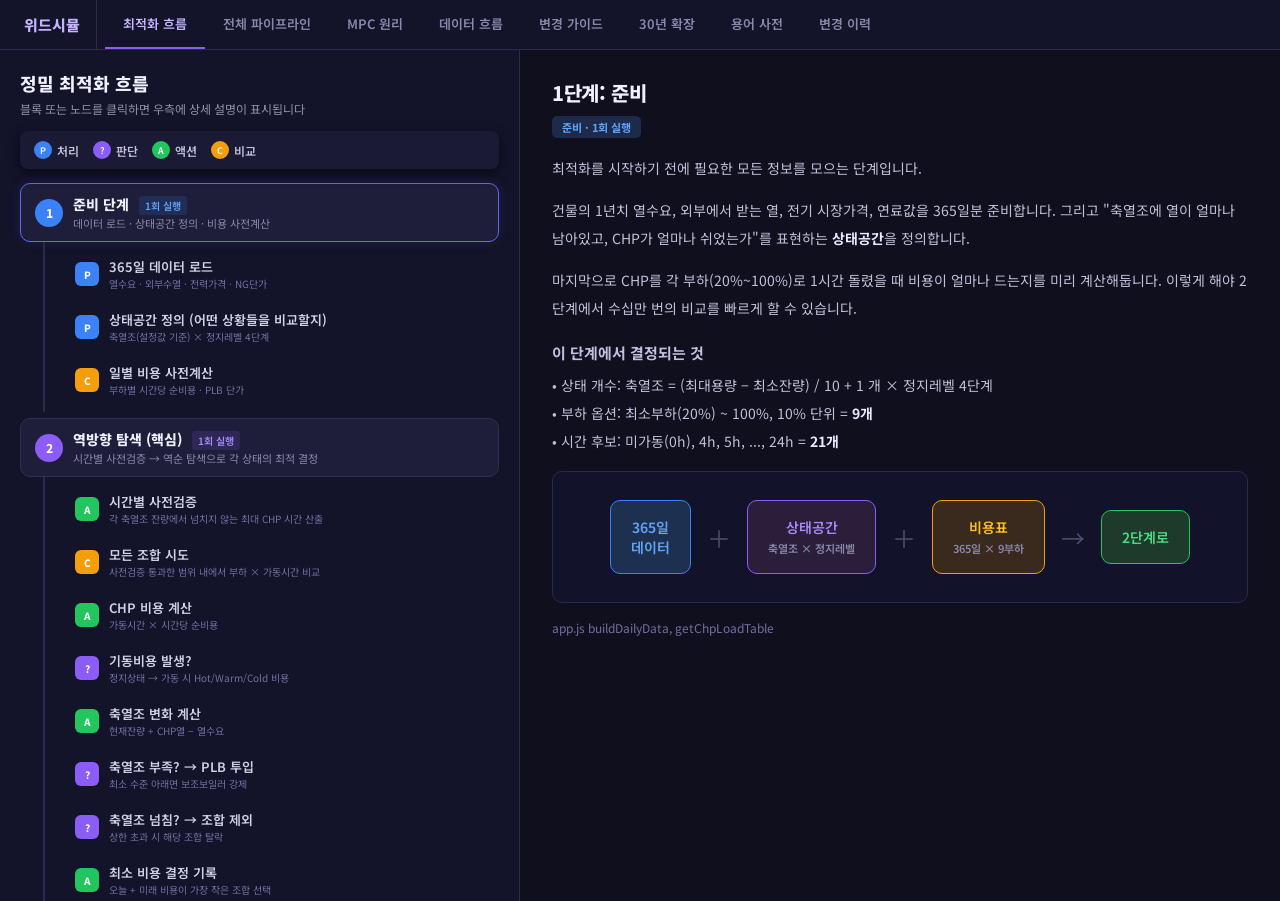
<file: docs/flowchart.html>
<!DOCTYPE html>
<html lang="ko">
<head>
<meta charset="UTF-8">
<title>위드시뮬 시스템 가이드</title>
<link href="https://fonts.googleapis.com/css2?family=Noto+Sans+KR:wght@400;600;800&display=swap" rel="stylesheet">
<style>
* { box-sizing: border-box; margin: 0; padding: 0; }
body { font-family: 'Noto Sans KR', sans-serif; background: #0f0f1e; color: #e0e0e0; }

/* ── 상단 탭 바 ── */
.top-bar { background: #13132a; border-bottom: 1px solid #2a2a4a; padding: 0 20px; display: flex; align-items: center; gap: 0; position: sticky; top: 0; z-index: 100; }
.top-title { font-size: 15px; font-weight: 800; color: #c4b5fd; padding: 14px 16px 14px 4px; margin-right: 8px; border-right: 1px solid #2a2a4a; white-space: nowrap; }
.top-tab { padding: 14px 18px; font-size: 13px; font-weight: 600; color: #8888aa; cursor: pointer; border-bottom: 2px solid transparent; transition: all .15s; white-space: nowrap; }
.top-tab:hover { color: #c0c0d8; background: rgba(255,255,255,0.02); }
.top-tab.active { color: #c4b5fd; border-bottom-color: #8b5cf6; }

/* ── 탭 콘텐츠 ── */
.tab-content { display: none; }
.tab-content.active { display: block; }

/* ══════════════════════════════════════
   탭1: 최적화 흐름 (기존)
   ══════════════════════════════════════ */
.wrap { display: flex; height: calc(100vh - 49px); }
.left { width: 520px; min-width: 520px; overflow-y: auto; padding: 20px; border-right: 1px solid #2a2a4a; background: #13132a; }
.left-title { font-size: 18px; font-weight: 800; color: #f0f0ff; margin-bottom: 4px; }
.left-sub { font-size: 12px; color: #9090aa; margin-bottom: 14px; }
.legend { display: flex; gap: 14px; flex-wrap: wrap; padding: 10px 14px; background: #1a1a35; border-radius: 8px; position: sticky; top: 0; z-index: 10; box-shadow: 0 4px 12px rgba(0,0,0,0.5); margin-bottom: 14px; }
.legend-item { display: flex; align-items: center; gap: 5px; font-size: 12px; color: #c0c0d8; font-weight: 600; }
.lg-icon { width: 18px; height: 18px; border-radius: 50%; display: flex; align-items: center; justify-content: center; font-size: 9px; color: #fff; }
.block { margin-bottom: 6px; }
.block-head { padding: 10px 14px; background: #1e1e3a; border: 1px solid #2e2e50; border-radius: 10px; cursor: pointer; transition: all .15s; display: flex; align-items: center; gap: 10px; }
.block-head:hover { background: #252550; }
.block-head.active { border-color: #6366f1; box-shadow: 0 0 12px rgba(99,102,241,0.15); }
.block-num { width: 28px; height: 28px; border-radius: 50%; display: flex; align-items: center; justify-content: center; font-size: 12px; font-weight: 800; color: #fff; flex-shrink: 0; }
.block-info .title { font-size: 14px; font-weight: 800; color: #f0f0ff; }
.block-info .sub { font-size: 11px; color: #8888aa; margin-top: 1px; }
.block-body { padding: 4px 0 4px 18px; border-left: 2px solid #2a2a4a; margin-left: 23px; }
.node { display: flex; align-items: center; gap: 10px; padding: 8px 12px; border-radius: 8px; cursor: pointer; transition: all .12s; margin: 3px 0; }
.node:hover { background: rgba(255,255,255,0.03); transform: translateX(3px); }
.node.active { background: rgba(99,102,241,0.1); box-shadow: inset 3px 0 0 #6366f1; }
.node-icon { width: 24px; height: 24px; min-width: 24px; border-radius: 6px; display: flex; align-items: center; justify-content: center; font-size: 10px; font-weight: 800; color: #fff; }
.node .title { font-size: 13px; font-weight: 600; color: #d0d0e8; }
.node .sub { font-size: 10px; color: #7070a0; }
.branch-row { display: flex; gap: 6px; margin: 3px 0 3px 36px; }
.bl { font-size: 10px; font-weight: 700; padding: 2px 8px; border-radius: 4px; }
.bl-y { color: #4ade80; background: rgba(34,197,94,0.12); }
.bl-n { color: #f87171; background: rgba(239,68,68,0.12); }
.bg-blue { background: #3b82f6; }
.bg-purple { background: #8b5cf6; }
.bg-green { background: #22c55e; }
.bg-amber { background: #f59e0b; }
.bg-red { background: #ef4444; }
.right { flex: 1; overflow-y: auto; padding: 28px 32px; background: #0f0f1e; }
.dp { display: none; }
.dp.active { display: block; }
.dp h2 { font-size: 20px; font-weight: 800; color: #f0f0ff; margin-bottom: 6px; letter-spacing: -0.02em; }
.dp .badge { display: inline-block; font-size: 11px; font-weight: 700; padding: 3px 10px; border-radius: 5px; margin-bottom: 16px; }
.dp p { font-size: 14px; color: #c0c0d8; line-height: 2; margin-bottom: 14px; }
.dp b { color: #e8e8ff; }
.dp .fm { background: #1a1a35; border: 1px solid #2e2e50; border-radius: 8px; padding: 14px 18px; font-size: 13px; color: #93c5fd; margin: 14px 0; line-height: 1.9; }
.dp .note { background: rgba(245,158,11,0.08); border: 1px solid rgba(245,158,11,0.2); border-radius: 8px; padding: 12px 16px; font-size: 13px; color: #fbbf24; margin: 14px 0; line-height: 1.8; }
.dp .rule { background: rgba(239,68,68,0.08); border: 1px solid rgba(239,68,68,0.2); border-radius: 8px; padding: 12px 16px; font-size: 13px; color: #fca5a5; margin: 14px 0; line-height: 1.8; }
.dp .ref { font-size: 12px; color: #7070a0; margin-top: 12px; }
.dp h3 { font-size: 15px; font-weight: 700; color: #c0c0e0; margin: 20px 0 8px; }
.dia { margin: 16px 0; padding: 20px; background: #12122a; border: 1px solid #2a2a4a; border-radius: 10px; overflow-x: auto; }
.dia-row { display: flex; align-items: center; justify-content: center; gap: 8px; flex-wrap: wrap; }
.dia-box { padding: 8px 14px; border-radius: 8px; font-size: 11px; font-weight: 600; text-align: center; min-width: 60px; }
.dia-arrow { color: #4a4a6a; font-size: 16px; }
.dia-grid { display: grid; gap: 3px; }
.dia-cell { width: 28px; height: 20px; border-radius: 3px; display: flex; align-items: center; justify-content: center; font-size: 7px; font-weight: 700; }
.dia-label { font-size: 10px; color: #8888aa; text-align: center; margin-top: 4px; }
.dia-bracket { border: 2px solid #3a3a5a; border-radius: 8px; padding: 12px; margin: 8px 0; }

/* ══════════════════════════════════════
   탭2~6: 가이드 페이지 스타일
   ══════════════════════════════════════ */
.guide { max-width: 920px; margin: 0 auto; padding: 40px 48px 80px; height: calc(100vh - 49px); overflow-y: auto; }
.guide h2 { font-size: 22px; font-weight: 800; color: #f0f0ff; margin-bottom: 8px; letter-spacing: -0.02em; padding-bottom: 12px; border-bottom: 2px solid #8b5cf6; display: inline-block; }
.guide h3 { font-size: 17px; font-weight: 700; color: #c0c0e0; margin: 28px 0 12px; }
.guide p, .guide li { color: #c0c0d8; font-size: 14px; line-height: 1.85; }
.guide ul, .guide ol { padding-left: 20px; margin: 8px 0; }

/* 카드 */
.g-card { background: #1e1e3a; border: 1px solid #2e2e50; border-radius: 12px; padding: 20px 24px; margin: 16px 0; transition: background .2s; }
.g-card:hover { background: #242450; }
.g-card-title { font-size: 15px; font-weight: 700; margin-bottom: 8px; }

/* 파이프라인 흐름도 */
.pipeline-flow { display: flex; align-items: center; gap: 0; flex-wrap: wrap; margin: 24px 0; padding: 24px; background: rgba(30,30,58,0.6); border: 1px solid #2e2e50; border-radius: 16px; }
.pipe-box { flex: 0 0 auto; text-align: center; padding: 14px 18px; border-radius: 10px; border: 1.5px solid; min-width: 100px; transition: transform .2s; }
.pipe-box:hover { transform: translateY(-2px); }
.pipe-box .num { font-size: 20px; font-weight: 900; margin-bottom: 4px; }
.pipe-box .label { font-size: 12px; font-weight: 600; }
.pipe-box .desc { font-size: 10px; margin-top: 4px; opacity: 0.7; }
.pipe-arrow { flex: 0 0 auto; color: #6060aa; font-size: 20px; padding: 0 6px; line-height: 1; }

/* MPC 단계 카드 */
.mpc-grid { display: grid; gap: 16px; margin: 20px 0; }
.mpc-step { display: flex; gap: 16px; align-items: flex-start; padding: 18px 20px; background: #1e1e3a; border: 1px solid #2e2e50; border-radius: 12px; border-left: 3px solid; transition: background .2s; }
.mpc-step:hover { background: #242450; }
.mpc-step .step-num { flex-shrink: 0; width: 36px; height: 36px; border-radius: 10px; display: flex; align-items: center; justify-content: center; font-weight: 900; font-size: 16px; color: #fff; }
.mpc-step .step-body { flex: 1; }
.mpc-step .step-title { font-size: 15px; font-weight: 700; margin-bottom: 6px; }
.mpc-step .step-desc { font-size: 13px; color: #b0b0d0; line-height: 1.8; }
.io-box { display: flex; gap: 12px; margin-top: 10px; font-size: 11px; }
.io-box > div { padding: 6px 10px; border-radius: 6px; flex: 1; }
.io-in { background: rgba(59,130,246,0.1); color: #93c5fd; border: 1px solid rgba(59,130,246,0.2); }
.io-out { background: rgba(34,197,94,0.1); color: #86efac; border: 1px solid rgba(34,197,94,0.2); }

/* 데이터 흐름 그리드 */
.data-flow-grid { display: grid; grid-template-columns: 1fr 1fr; gap: 16px; margin: 20px 0; }
.data-item { padding: 16px 18px; background: #1e1e3a; border: 1px solid #2e2e50; border-radius: 10px; border-left: 3px solid; }
.data-item .di-title { font-size: 13px; font-weight: 700; margin-bottom: 4px; }
.data-item .di-desc { font-size: 12px; color: #b0b0d0; line-height: 1.7; }
.data-item .di-usage { font-size: 11px; color: #7070a0; margin-top: 6px; padding-top: 6px; border-top: 1px solid #2e2e50; }

/* 테이블 */
.g-table { width: 100%; border-collapse: collapse; margin: 16px 0; font-size: 13px; }
.g-table th { background: rgba(139,92,246,0.12); color: #c4b5fd; font-weight: 700; text-align: left; padding: 10px 14px; border-bottom: 2px solid #8b5cf6; font-size: 12px; white-space: nowrap; }
.g-table td { padding: 10px 14px; border-bottom: 1px solid #2e2e50; color: #b0b0d0; vertical-align: top; }
.g-table tr:hover td { background: rgba(139,92,246,0.04); }
.g-table .fn { font-family: 'Consolas', 'SF Mono', monospace; font-size: 12px; color: #93c5fd; }
.g-table .warn { color: #fbbf24; font-size: 12px; }

/* 주석 박스 */
.g-note { padding: 14px 18px; border-radius: 8px; font-size: 13px; line-height: 1.75; margin: 12px 0; }
.g-note-info { background: rgba(59,130,246,0.08); border-left: 3px solid #3b82f6; color: #93c5fd; }
.g-note-warn { background: rgba(245,158,11,0.08); border-left: 3px solid #f59e0b; color: #fcd34d; }
.g-note-tip { background: rgba(139,92,246,0.08); border-left: 3px solid #8b5cf6; color: #c4b5fd; }

/* 용어 사전 */
.term-grid { display: grid; grid-template-columns: 1fr 1fr; gap: 12px; margin: 16px 0; }
.term-item { padding: 14px 16px; background: #1e1e3a; border: 1px solid #2e2e50; border-radius: 8px; }
.term-item dt { font-size: 14px; font-weight: 700; color: #c4b5fd; margin-bottom: 4px; }
.term-item dd { font-size: 12px; color: #b0b0d0; line-height: 1.7; }

/* 타임라인 */
.timeline { position: relative; padding-left: 32px; margin: 20px 0; }
.timeline::before { content: ''; position: absolute; left: 12px; top: 0; bottom: 0; width: 2px; background: #2e2e50; }
.tl-item { position: relative; margin-bottom: 24px; }
.tl-item .tl-dot { position: absolute; left: -24px; top: 6px; width: 10px; height: 10px; border-radius: 50%; border: 2px solid; background: #0f0f1e; }
.tl-item .tl-title { font-size: 14px; font-weight: 700; margin-bottom: 4px; }
.tl-item .tl-desc { font-size: 13px; color: #b0b0d0; line-height: 1.75; }

/* 접기 */
.guide details { margin: 12px 0; border: 1px solid #2e2e50; border-radius: 10px; overflow: hidden; }
.guide details summary { padding: 12px 18px; background: #1e1e3a; cursor: pointer; font-weight: 600; font-size: 14px; color: #c0c0e0; user-select: none; list-style: none; display: flex; align-items: center; gap: 8px; }
.guide details summary::before { content: '\25B6'; font-size: 10px; color: #7070a0; transition: transform .2s; }
.guide details[open] summary::before { transform: rotate(90deg); }
.guide details summary:hover { background: #252550; }
.guide details > div { padding: 16px 18px; background: #0f0f1e; }

/* 반응형 */
@media (max-width: 900px) {
    .left { width: 100%; min-width: auto; }
    .wrap { flex-direction: column; height: auto; }
    .right { height: 60vh; }
    .guide { padding: 24px 16px 60px; }
    .pipeline-flow { flex-direction: column; align-items: stretch; }
    .pipe-arrow { transform: rotate(90deg); text-align: center; }
    .data-flow-grid, .term-grid { grid-template-columns: 1fr; }
    .io-box { flex-direction: column; }
    .top-bar { overflow-x: auto; }
}

/* 인쇄 */
@media print {
    body { background: #fff; color: #1e293b; font-size: 12px; }
    .top-bar { position: static; background: #f8fafc; border-bottom-color: #e2e8f0; }
    .top-tab { color: #64748b; }
    .top-tab.active { color: #4c1d95; border-bottom-color: #6d28d9; }
    .g-card, .mpc-step, .data-item, .term-item { background: #f8fafc; border-color: #e2e8f0; break-inside: avoid; }
    .g-table th { background: #f1f5f9; color: #334155; }
    .g-table td { color: #475569; }
    .pipeline-flow { background: #f8fafc; border-color: #e2e8f0; }
    .guide h2 { border-bottom-color: #6d28d9; }
}
</style>
</head>
<body>

<!-- ═══ 상단 탭 바 ═══ -->
<div class="top-bar">
    <div class="top-title">위드시뮬</div>
    <div class="top-tab active" onclick="switchTab('flow')">최적화 흐름</div>
    <div class="top-tab" onclick="switchTab('overview')">전체 파이프라인</div>
    <div class="top-tab" onclick="switchTab('mpc')">MPC 원리</div>
    <div class="top-tab" onclick="switchTab('data')">데이터 흐름</div>
    <div class="top-tab" onclick="switchTab('change')">변경 가이드</div>
    <div class="top-tab" onclick="switchTab('roadmap')">30년 확장</div>
    <div class="top-tab" onclick="switchTab('glossary')">용어 사전</div>
    <div class="top-tab" onclick="switchTab('changelog')">변경 이력</div>
</div>

<!-- ═══════════════════════════════════════════════════════
     탭 1: 최적화 흐름 (기존 flowchart)
     ═══════════════════════════════════════════════════════ -->
<div class="tab-content active" id="tab_flow">
<div class="wrap">
<div class="left">
<div class="left-title">정밀 최적화 흐름</div>
<div class="left-sub">블록 또는 노드를 클릭하면 우측에 상세 설명이 표시됩니다</div>

<div class="legend">
    <div class="legend-item"><div class="lg-icon bg-blue">P</div>처리</div>
    <div class="legend-item"><div class="lg-icon bg-purple">?</div>판단</div>
    <div class="legend-item"><div class="lg-icon bg-green">A</div>액션</div>
    <div class="legend-item"><div class="lg-icon bg-amber">C</div>비교</div>
</div>

<!-- 블록 1: 준비 -->
<div class="block">
    <div class="block-head active" onclick="sd('b_prep')">
        <div class="block-num bg-blue">1</div>
        <div class="block-info"><div class="title">준비 단계 <span style="font-size:10px;font-weight:600;color:#60a5fa;background:rgba(59,130,246,0.15);padding:2px 6px;border-radius:3px;margin-left:6px">1회 실행</span></div><div class="sub">데이터 로드 · 상태공간 정의 · 비용 사전계산</div></div>
    </div>
    <div class="block-body">
        <div class="node" onclick="sd('n_data')"><div class="node-icon bg-blue">P</div><div><div class="title">365일 데이터 로드</div><div class="sub">열수요 · 외부수열 · 전력가격 · NG단가</div></div></div>
        <div class="node" onclick="sd('n_state')"><div class="node-icon bg-blue">P</div><div><div class="title">상태공간 정의 (어떤 상황들을 비교할지)</div><div class="sub">축열조(설정값 기준) × 정지레벨 4단계</div></div></div>
        <div class="node" onclick="sd('n_cost')"><div class="node-icon bg-amber">C</div><div><div class="title">일별 비용 사전계산</div><div class="sub">부하별 시간당 순비용 · PLB 단가</div></div></div>
    </div>
</div>

<!-- 블록 2: 역방향 탐색 -->
<div class="block">
    <div class="block-head" onclick="sd('b_backward')">
        <div class="block-num bg-purple">2</div>
        <div class="block-info"><div class="title">역방향 탐색 (핵심) <span style="font-size:10px;font-weight:600;color:#a78bfa;background:rgba(139,92,246,0.15);padding:2px 6px;border-radius:3px;margin-left:6px">1회 실행</span></div><div class="sub">시간별 사전검증 → 역순 탐색으로 각 상태의 최적 결정</div></div>
    </div>
    <div class="block-body">
        <div class="node" onclick="sd('n_presim')"><div class="node-icon bg-green">A</div><div><div class="title">시간별 사전검증</div><div class="sub">각 축열조 잔량에서 넘치지 않는 최대 CHP 시간 산출</div></div></div>
        <div class="node" onclick="sd('n_loop')"><div class="node-icon bg-amber">C</div><div><div class="title">모든 조합 시도</div><div class="sub">사전검증 통과한 범위 내에서 부하 × 가동시간 비교</div></div></div>
        <div class="node" onclick="sd('n_chpcost')"><div class="node-icon bg-green">A</div><div><div class="title">CHP 비용 계산</div><div class="sub">가동시간 × 시간당 순비용</div></div></div>
        <div class="node" onclick="sd('n_startup')"><div class="node-icon bg-purple">?</div><div><div class="title">기동비용 발생?</div><div class="sub">정지상태 → 가동 시 Hot/Warm/Cold 비용</div></div></div>
        <div class="node" onclick="sd('n_storage')"><div class="node-icon bg-green">A</div><div><div class="title">축열조 변화 계산</div><div class="sub">현재잔량 + CHP열 − 열수요</div></div></div>
        <div class="node" onclick="sd('n_plb_dp')"><div class="node-icon bg-purple">?</div><div><div class="title">축열조 부족? → PLB 투입</div><div class="sub">최소 수준 아래면 보조보일러 강제</div></div></div>
        <div class="node" onclick="sd('n_overflow')"><div class="node-icon bg-purple">?</div><div><div class="title">축열조 넘침? → 조합 제외</div><div class="sub">상한 초과 시 해당 조합 탈락</div></div></div>
        <div class="node" onclick="sd('n_best')"><div class="node-icon bg-green">A</div><div><div class="title">최소 비용 결정 기록</div><div class="sub">오늘 + 미래 비용이 가장 작은 조합 선택</div></div></div>
    </div>
</div>

<!-- 블록 3: 순방향 실행 -->
<div class="block">
    <div class="block-head" onclick="sd('b_forward')">
        <div class="block-num bg-green">3</div>
        <div class="block-info"><div class="title">순방향 실행 <span style="font-size:10px;font-weight:600;color:#4ade80;background:rgba(34,197,94,0.15);padding:2px 6px;border-radius:3px;margin-left:6px">365일 반복</span></div><div class="sub">1일→365일 순서로 최적 결정 추출 · 매일 Stage 2→3→4 실행</div></div>
    </div>
    <div class="block-body">
        <div class="node" onclick="sd('n_extract')"><div class="node-icon bg-blue">P</div><div><div class="title">최적 결정 추출</div><div class="sub">역방향에서 기록된 결정을 1일부터 순차 적용</div></div></div>
        <div class="node" onclick="sd('n_block')"><div class="node-icon bg-blue">P</div><div><div class="title">CHP 블록 배치 (Stage 2)</div><div class="sub">전기가격 높은 시간대 선택 · 넘침 배치 거부</div></div></div>
        <div class="node" onclick="sd('n_plb')"><div class="node-icon bg-purple">?</div><div><div class="title">PLB 투입 판단 (Stage 3)</div><div class="sub">부족분 기반 정밀 투입 · 과투입 방지</div></div></div>
        <div class="node" onclick="sd('n_sim')"><div class="node-icon bg-blue">P</div><div><div class="title">24시간 시뮬레이션 (Stage 4)</div><div class="sub">시간별 축열조 추적 · 넘침 시 CHP 자동 감소</div></div></div>
        <div class="node" onclick="sd('n_agg')"><div class="node-icon bg-green">A</div><div><div class="title">일별 집계</div><div class="sub">연료비 · 전력판매 · 기동비 · CHP단가</div></div></div>
    </div>
</div>

</div>

<!-- 우측 설명 -->
<div class="right">

<div class="dp active" id="dp_b_prep">
    <h2>1단계: 준비</h2>
    <div class="badge" style="background:#1e2a4a;color:#60a5fa">준비 · 1회 실행</div>
    <p>최적화를 시작하기 전에 필요한 모든 정보를 모으는 단계입니다.</p>
    <p>건물의 1년치 열수요, 외부에서 받는 열, 전기 시장가격, 연료값을 365일분 준비합니다. 그리고 "축열조에 열이 얼마나 남아있고, CHP가 얼마나 쉬었는가"를 표현하는 <b>상태공간</b>을 정의합니다.</p>
    <p>마지막으로 CHP를 각 부하(20%~100%)로 1시간 돌렸을 때 비용이 얼마나 드는지를 미리 계산해둡니다. 이렇게 해야 2단계에서 수십만 번의 비교를 빠르게 할 수 있습니다.</p>
    <h3>이 단계에서 결정되는 것</h3>
    <p>• 상태 개수: 축열조 = (최대용량 − 최소잔량) / 10 + 1 개 × 정지레벨 4단계<br>
    • 부하 옵션: 최소부하(20%) ~ 100%, 10% 단위 = <b>9개</b><br>
    • 시간 후보: 미가동(0h), 4h, 5h, ..., 24h = <b>21개</b></p>
    <div class="dia" style="padding:28px">
        <div class="dia-row" style="gap:16px">
            <div class="dia-box" style="background:#1e3050;color:#60a5fa;border:1.5px solid #3b82f6;padding:16px 20px;font-size:14px;border-radius:10px">365일<br>데이터</div>
            <div class="dia-arrow" style="font-size:24px">＋</div>
            <div class="dia-box" style="background:#2a1e3a;color:#a78bfa;border:1.5px solid #8b5cf6;padding:16px 20px;font-size:14px;border-radius:10px">상태공간<br><span style="font-size:11px;color:#8888aa">축열조 × 정지레벨</span></div>
            <div class="dia-arrow" style="font-size:24px">＋</div>
            <div class="dia-box" style="background:#3a2a1e;color:#fbbf24;border:1.5px solid #f59e0b;padding:16px 20px;font-size:14px;border-radius:10px">비용표<br><span style="font-size:11px;color:#8888aa">365일 × 9부하</span></div>
            <div class="dia-arrow" style="font-size:24px">→</div>
            <div class="dia-box" style="background:#1e3a2a;color:#4ade80;border:1.5px solid #22c55e;padding:16px 20px;font-size:14px;border-radius:10px">2단계로</div>
        </div>
    </div>
    <div class="ref">app.js buildDailyData, getChpLoadTable</div>
</div>

<div class="dp" id="dp_b_backward">
    <h2>2단계: 역방향 탐색 (핵심)</h2>
    <div class="badge" style="background:#2a1e3a;color:#a78bfa">핵심 알고리즘 · 매일 반복 (MPC)</div>
    <p>이 단계가 정밀 최적화의 <b>핵심</b>입니다. MPC 방식에서는 매일 <b>오늘부터 30일 앞까지</b>를 역방향으로 탐색합니다.</p>
    <p>왜 거꾸로 갈까요? 30일째의 최선의 선택은 그 날 하루만 보면 됩니다. 29일째는 "오늘 + 내일(이미 답을 알고 있음)"을 보면 됩니다. 이렇게 거슬러 올라가면 오늘에 도달했을 때 <b>30일 전체를 고려한 최적 결정</b>이 완성됩니다.</p>
    <p>그리고 <b>오늘의 결정만 확정</b>하고, 내일은 실제 축열조 잔량으로 다시 30일 앞을 계산합니다. 이것이 MPC입니다.</p>
    <div class="note">이 방식을 <b>동적 프로그래밍(Dynamic Programming)</b>이라고 합니다. "큰 문제를 작은 문제로 나누어 풀고, 이미 푼 결과를 재활용한다"는 수학적 기법입니다.</div>
    <div class="dia" style="padding:28px">
        <div class="dia-row" style="gap:6px;margin-bottom:16px">
            <div class="dia-box" style="background:#1e3a2a;color:#4ade80;padding:12px 14px;font-size:13px;border-radius:8px">오늘</div>
            <div class="dia-arrow" style="font-size:20px">←</div>
            <div class="dia-box" style="background:#1e1e38;color:#a0a0c0;padding:12px 14px;font-size:13px;border-radius:8px">+1일</div>
            <div class="dia-arrow" style="font-size:20px">←</div>
            <div class="dia-box" style="background:#1e1e38;color:#a0a0c0;padding:12px 14px;font-size:13px;border-radius:8px">+2일</div>
            <div class="dia-arrow" style="font-size:20px">←</div>
            <div style="color:#4a4a6a;font-size:18px;padding:0 4px">· · ·</div>
            <div class="dia-arrow" style="font-size:20px">←</div>
            <div class="dia-box" style="background:#2a1e3a;color:#c4b5fd;padding:12px 14px;font-size:13px;border-radius:8px;border:1.5px solid #8b5cf6">+30일</div>
        </div>
        <div style="text-align:center;font-size:13px;color:#9090aa;margin-bottom:20px">← 30일 앞부터 오늘까지 거꾸로 탐색 (매일 반복)</div>
        <div class="dia-bracket" style="max-width:500px;margin:0 auto;padding:20px;text-align:center">
            <div style="font-size:14px;color:#a78bfa;font-weight:700;margin-bottom:12px">매일, 각 상태에서 사전검증 통과 범위 내 조합 비교</div>
            <div style="display:flex;gap:8px;justify-content:center;flex-wrap:wrap;margin-bottom:10px">
                <div style="padding:8px 14px;background:rgba(139,92,246,0.15);border-radius:6px;font-size:13px;color:#c4b5fd">20%</div>
                <div style="padding:8px 14px;background:rgba(139,92,246,0.15);border-radius:6px;font-size:13px;color:#c4b5fd">30%</div>
                <div style="padding:8px 14px;background:rgba(139,92,246,0.15);border-radius:6px;font-size:13px;color:#c4b5fd">40%</div>
                <div style="padding:8px 14px;background:rgba(139,92,246,0.15);border-radius:6px;font-size:13px;color:#c4b5fd">···</div>
                <div style="padding:8px 14px;background:rgba(139,92,246,0.25);border-radius:6px;font-size:13px;color:#e0d5ff;border:1.5px solid #8b5cf6">100%</div>
            </div>
            <div style="font-size:12px;color:#8888aa">× 가동시간 (0h, 4h, 5h, ..., 24h)</div>
            <div style="font-size:12px;color:#8888aa;margin-top:4px">→ <b style="color:#c4b5fd">오늘 비용 + 미래 비용</b>이 가장 작은 조합 기록</div>
        </div>
    </div>
    <div class="ref">app.js solveMPC 내부 DP 루프</div>
</div>

<div class="dp" id="dp_b_forward">
    <h2>3단계: 순방향 실행</h2>
    <div class="badge" style="background:#1e3a2a;color:#4ade80">실행 · 365일 반복</div>
    <p>2단계에서 오늘의 최적 결정이 나왔습니다. 이제 그 결정을 <b>실제로 적용</b>합니다.</p>
    <p>매일 다음을 수행합니다:</p>
    <p>① DP에서 나온 최적 결정(가동시간, 부하) 적용<br>
    ② CHP를 하루 중 <b>전기가격이 높은 시간대</b>에 배치 (Stage 2)<br>
    ③ CHP만으로 부족하면 <b>보조보일러(PLB) 투입</b> 판단 (Stage 3)<br>
    ④ 24시간을 1시간씩 <b>실제 시뮬레이션</b>하여 축열조 변화 확인 (Stage 4)<br>
    ⑤ 연료비, 전기판매, 기동비 등 <b>비용 집계</b></p>
    <p>축열조 최종 잔량은 내일의 MPC 시작값이 되어, 365일이 이어집니다.</p>
    <div class="dia" style="padding:28px">
        <div class="dia-row" style="gap:6px;margin-bottom:16px">
            <div class="dia-box" style="background:#1e3a2a;color:#4ade80;padding:12px 14px;font-size:13px;border-radius:8px;border:1.5px solid #22c55e">1일</div>
            <div class="dia-arrow" style="font-size:20px">→</div>
            <div class="dia-box" style="background:#1e1e38;color:#a0a0c0;padding:12px 14px;font-size:13px;border-radius:8px">2일</div>
            <div class="dia-arrow" style="font-size:20px">→</div>
            <div class="dia-box" style="background:#1e1e38;color:#a0a0c0;padding:12px 14px;font-size:13px;border-radius:8px">3일</div>
            <div class="dia-arrow" style="font-size:20px">→</div>
            <div style="color:#4a4a6a;font-size:18px;padding:0 4px">· · ·</div>
            <div class="dia-arrow" style="font-size:20px">→</div>
            <div class="dia-box" style="background:#1e1e38;color:#a0a0c0;padding:12px 14px;font-size:13px;border-radius:8px">364일</div>
            <div class="dia-arrow" style="font-size:20px">→</div>
            <div class="dia-box" style="background:#2a1e3a;color:#c4b5fd;padding:12px 14px;font-size:13px;border-radius:8px">365일</div>
        </div>
        <div style="text-align:center;font-size:13px;color:#9090aa;margin-bottom:20px">→ 첫날부터 마지막 날까지 순서대로 실행</div>
        <div class="dia-bracket" style="max-width:600px;margin:0 auto;padding:20px;text-align:center">
            <div style="font-size:14px;color:#4ade80;font-weight:700;margin-bottom:14px">매일 수행하는 작업</div>
            <div style="display:flex;gap:10px;align-items:center;justify-content:center;flex-wrap:wrap">
                <div class="dia-box" style="background:#1e2a4a;color:#60a5fa;padding:12px 16px;font-size:13px;border-radius:8px">결정 추출</div>
                <div class="dia-arrow" style="font-size:20px">→</div>
                <div class="dia-box" style="background:#1e2a4a;color:#60a5fa;padding:12px 16px;font-size:13px;border-radius:8px">블록 배치<br><span style="font-size:10px;color:#8888aa">Stage 2</span></div>
                <div class="dia-arrow" style="font-size:20px">→</div>
                <div class="dia-box" style="background:#2a1e3a;color:#a78bfa;padding:12px 16px;font-size:13px;border-radius:8px">PLB 판단<br><span style="font-size:10px;color:#8888aa">Stage 3</span></div>
                <div class="dia-arrow" style="font-size:20px">→</div>
                <div class="dia-box" style="background:#1e3a2a;color:#4ade80;padding:12px 16px;font-size:13px;border-radius:8px">24h 시뮬<br><span style="font-size:10px;color:#8888aa">Stage 4</span></div>
                <div class="dia-arrow" style="font-size:20px">→</div>
                <div class="dia-box" style="background:#3a2a1e;color:#fbbf24;padding:12px 16px;font-size:13px;border-radius:8px">비용 집계</div>
            </div>
            <div style="font-size:12px;color:#7070a0;margin-top:12px">축열조 잔량을 다음날 MPC로 전달하며 365일 반복</div>
        </div>
    </div>
    <div class="ref">app.js solveMPC 순방향 루프</div>
</div>

<!-- 세부 노드 설명 -->
<div class="dp" id="dp_n_data">
    <h2>365일 데이터 로드</h2>
    <div class="badge" style="background:#1e2a4a;color:#60a5fa">처리</div>
    <p>시뮬레이션에 필요한 1년치 데이터를 모두 모읍니다. 각 날에 대해 다음 정보가 준비됩니다:</p>
    <p>• <b>시간별 열수요</b> — 건물이 매 시간 소비하는 열량 (24시간 패턴)<br>
    • <b>외부수열량</b> — 소각장, ERG 등에서 무상/유상으로 받는 열<br>
    • <b>시간별 전력가격</b> — CHP가 생산한 전기를 한전에 팔 때의 가격<br>
    • <b>NG(천연가스) 단가</b> — CHP와 PLB의 연료비<br>
    • 공휴일/주말/정비일 구분</p>
    <div class="ref">app.js buildDailyData</div>
</div>

<div class="dp" id="dp_n_state">
    <h2>상태공간 정의 (어떤 상황들을 비교할지)</h2>
    <div class="badge" style="background:#1e2a4a;color:#60a5fa">처리</div>
    <p>최적화가 비교해야 할 <b>"현재 상황"이 몇 가지나 있는지</b>를 정하는 단계입니다.</p>
    <p>같은 1월 15일이라도 "축열조에 열이 많이 남아있는 상황"과 "거의 바닥인 상황"은 전혀 다른 결정이 필요합니다. 또한 "어제 CHP를 돌린 상황"과 "3일째 쉬고 있는 상황"도 다릅니다 (재기동 비용이 다르니까). 이런 모든 경우를 빠짐없이 비교하기 위해 범위를 나누는 겁니다.</p>
    <p><b>축열조</b>는 최소잔량~최대용량 범위를 10Gcal 단위로 나누어 구간으로 관리합니다.</p>
    <p><b>정지레벨</b>은 CHP가 쉰 기간에 따라 4단계로 나뉩니다:</p>
    <div class="fm">ON — 현재 가동 중<br>Hot — 1일 이내 정지 (재기동 비용 낮음)<br>Warm — 2일 이내 정지 (재기동 비용 중간)<br>Cold — 3일 이상 정지 (재기동 비용 높음)</div>
    <h3>탐색 규모</h3>
    <div class="fm"><b>① 상태 수</b><br>  축열조 구간 수 × 정지레벨 4단계<br>  예) 최대 850, 최소 100 → (850−100)/10+1 = 76구간<br>  → 76 × 4 = <b>304가지 상태</b><br><br><b>② 조합 수</b><br>  부하 9가지 × 가동시간 21가지 = <b>189가지 조합</b><br><br><b>③ 탐색량</b><br>  하루 = 304 × 189 = <b>약 5.7만 번</b><br>  연간 = 5.7만 × 365일 = <b>약 2,100만 번</b></div>
    <p>숫자가 커 보이지만 단순한 더하기/빼기 연산이라 컴퓨터는 1~2초면 끝냅니다.</p>
</div>

<div class="dp" id="dp_n_cost">
    <h2>일별 비용 사전계산</h2>
    <div class="badge" style="background:#3a2a1e;color:#fbbf24">비교</div>
    <p>CHP를 돌리면 <b>가스를 태워서 돈이 나가고</b>(연료비), <b>전기가 만들어져서 돈이 들어옵니다</b>(전기 판매). 이 둘의 차이가 "CHP를 1시간 돌리는 실제 비용"입니다.</p>
    <p>이 값은 날마다 다릅니다. 가스값은 월마다 바뀌고, 전기가격은 매일 달라지며, CHP 부하에 따라서도 가스 소모량과 발전량이 다릅니다.</p>
    <h3>계산 공식</h3>
    <div class="fm">시간당 순비용 = 가스비/시간 − 전기매출/시간<br><br>음수 → CHP를 돌릴수록 이익 (전기 수익 > 연료비)<br>양수 → CHP를 돌리면 비용 발생</div>
    <p>PLB(보조보일러)의 열 1Gcal당 생산 단가도 함께 계산합니다.</p>
</div>

<div class="dp" id="dp_n_presim">
    <h2>시간별 사전검증</h2>
    <div class="badge" style="background:#1e3a2a;color:#4ade80">검증</div>
    <p>DP가 하루 총량만 보고 "24시간 가동 OK"라고 판단했지만, 실제로는 <b>새벽처럼 수요가 낮은 시간에 축열조가 넘치는</b> 문제가 있었습니다.</p>
    <p>이를 해결하기 위해, DP가 결정하기 전에 <b>실제 시간별 시뮬레이션을 미리 돌려서</b> 넘치지 않는 최대 CHP 가동시간을 확인합니다.</p>
    <div class="fm">축열조 800Gcal에서 CHP 80% 부하:<br><br>24h → 새벽 2시에 넘침 → 탈락<br>23h → 새벽 1시에 넘침 → 탈락<br>...<br>18h → 넘침 없음 → <b>최대 18h 허용</b></div>
    <div class="rule">절대 규칙: 이 검증을 통해 시간별 넘침을 원천 차단합니다</div>
    <div class="ref">app.js calcMaxSafeHours</div>
</div>

<div class="dp" id="dp_n_loop">
    <h2>모든 조합 시도</h2>
    <div class="badge" style="background:#3a2a1e;color:#fbbf24">비교</div>
    <p>각 상태(축열조 잔량 × 정지레벨)에서 가능한 모든 <b>"부하 × 가동시간"</b> 조합을 시도합니다.</p>
    <p>각 조합마다: ① CHP 비용 ② 기동비용 ③ 축열조 변화 ④ PLB 필요 여부 ⑤ <b>내일 이후 미래 비용</b>을 합산하여 총비용이 가장 작은 조합을 선택합니다.</p>
</div>

<div class="dp" id="dp_n_chpcost">
    <h2>CHP 비용 계산</h2>
    <div class="badge" style="background:#1e3a2a;color:#4ade80">액션</div>
    <div class="fm">열생산량 = 가동시간 × 시간당 열출력<br>비용 = 가동시간 × 시간당 순비용</div>
    <p>순비용이 음수이면 CHP를 오래 돌릴수록 이익입니다.</p>
</div>

<div class="dp" id="dp_n_startup">
    <h2>기동비용 판단</h2>
    <div class="badge" style="background:#2a1e3a;color:#a78bfa">판단</div>
    <p>CHP가 쉬고 있다가 다시 켜면 보일러를 데우는 데 가스가 소모됩니다. 쉰 기간이 길수록 더 많이 듭니다.</p>
    <div class="fm">Hot (1일 이내 정지): 4시간 × 300 Nm³/시간 × NG단가<br>Warm (2일 이내 정지): 6시간 × 350 Nm³/시간 × NG단가<br>Cold (3일 이상 정지): 8시간 × 400 Nm³/시간 × NG단가</div>
    <div class="ref">app.js calcStartupCost</div>
</div>

<div class="dp" id="dp_n_storage">
    <h2>축열조 변화 계산</h2>
    <div class="badge" style="background:#1e3a2a;color:#4ade80">액션</div>
    <div class="fm">새 잔량 = 현재 잔량 + CHP 열생산 − 하루 열수요</div>
    <p>이 값에 따라 내일의 시작 상태가 결정됩니다.</p>
</div>

<div class="dp" id="dp_n_plb_dp">
    <h2>축열조 부족 → PLB 투입</h2>
    <div class="badge" style="background:#2a1e3a;color:#a78bfa">판단</div>
    <p>CHP만으로 축열조가 <b>최소 수준 아래</b>로 떨어지면 PLB를 강제 투입합니다.</p>
    <div class="rule">절대 규칙: 축열조 잔량은 어떤 시간에도 최소 수준 아래로 내려가면 안 됩니다</div>
</div>

<div class="dp" id="dp_n_overflow">
    <h2>축열조 넘침 → 조합 제외</h2>
    <div class="badge" style="background:#2a1e3a;color:#a78bfa">판단</div>
    <p>축열조가 <b>상한을 초과</b>하면 그 조합은 아예 후보에서 탈락시킵니다.</p>
    <div class="rule">절대 규칙: 축열조 잔량은 상한을 초과할 수 없습니다 — 열 버림 금지</div>
</div>

<div class="dp" id="dp_n_best">
    <h2>최소 비용 결정 기록</h2>
    <div class="badge" style="background:#1e3a2a;color:#4ade80">액션</div>
    <div class="fm">총비용 = CHP 비용 + 기동비 + PLB 비용 + 미래 최소비용<br><br>→ 이 값이 가장 작은 (부하, 가동시간) 조합을 기록</div>
    <p>"미래 최소비용"은 다음날의 탐색 결과(이미 계산 완료)입니다.</p>
</div>

<div class="dp" id="dp_n_extract">
    <h2>최적 결정 추출</h2>
    <div class="badge" style="background:#1e2a4a;color:#60a5fa">처리</div>
    <p>현재 실제 축열조 잔량과 정지 상태를 기반으로, DP 결과 테이블에서 오늘의 최적 결정을 꺼냅니다.</p>
</div>

<div class="dp" id="dp_n_block">
    <h2>CHP 블록 배치 (Stage 2)</h2>
    <div class="badge" style="background:#1e2a4a;color:#60a5fa">처리</div>
    <p>"오늘 15시간 가동"이라고 결정되었다면, <b>하루 24시간 중 어느 시간대에 CHP를 돌릴지</b>를 정합니다.</p>
    <p>모든 가능한 시작시간을 시뮬레이션하고, <b>전기 시장가격이 높은 시간대</b>에 배치합니다. 축열조가 넘치는 배치는 <b>무조건 거부</b>합니다.</p>
    <div class="rule">절대 규칙: 축열조가 넘치는 배치는 완전 거부</div>
</div>

<div class="dp" id="dp_n_plb">
    <h2>PLB 투입 판단 (Stage 3)</h2>
    <div class="badge" style="background:#2a1e3a;color:#a78bfa">판단</div>
    <p>CHP 배치 후, <b>CHP + 외부수열 + 축열조만으로 하루를 버틸 수 있는지</b> 24시간 시뮬레이션으로 검증합니다. 부족하면 PLB를 투입합니다.</p>
    <p>PLB는 부족분의 <b>2배를 초과하지 않는 범위</b>에서, <b>부족 시점 직전</b>에 배치합니다.</p>
</div>

<div class="dp" id="dp_n_sim">
    <h2>24시간 시뮬레이션 (Stage 4)</h2>
    <div class="badge" style="background:#1e2a4a;color:#60a5fa">처리</div>
    <p>모든 결정이 끝나면 <b>24시간을 1시간씩 실제로 시뮬레이션</b>합니다. 매 시간 축열조에 들어오는 열과 나가는 열을 계산합니다.</p>
    <p>시뮬 도중 축열조가 상한에 도달하면 <b>CHP 열출력을 실시간으로 줄여서</b> 넘치지 않게 합니다.</p>
</div>

<div class="dp" id="dp_n_agg">
    <h2>일별 집계</h2>
    <div class="badge" style="background:#1e3a2a;color:#4ade80">액션</div>
    <p>• <b>CHP 연료비</b> — 가동시간 × 시간당 가스비<br>
    • <b>전력판매</b> — 시간별 (전기가격 × 발전량) 합산<br>
    • <b>기동비용</b> — 정지 후 재기동 시 발생<br>
    • <b>PLB 연료비</b> — PLB 가동 시 가스비<br>
    • <b>CHP단가</b> — (연료비 + 기동비 − 전력판매) / 생산열량</p>
    <p>축열조 최종 잔량은 내일 MPC의 시작값이 됩니다.</p>
</div>

</div>
</div>
</div><!-- /tab_flow -->


<!-- ═══════════════════════════════════════════════════════
     탭 2: 전체 파이프라인
     ═══════════════════════════════════════════════════════ -->
<div class="tab-content" id="tab_overview">
<div class="guide">
<h2>전체 파이프라인</h2>
<p>시뮬레이터는 6단계 파이프라인으로 구성됩니다. 앞 단계가 완료되어야 다음 단계가 활성화되며, 각 단계의 결과가 다음 단계의 입력이 됩니다.</p>

<div class="pipeline-flow">
    <div class="pipe-box" style="border-color:#8b5cf6; color:#c4b5fd;"><div class="num">1</div><div class="label">데이터</div><div class="desc">Excel 업로드</div></div>
    <div class="pipe-arrow">&rarr;</div>
    <div class="pipe-box" style="border-color:#3b82f6; color:#93c5fd;"><div class="num">2</div><div class="label">설정</div><div class="desc">기기/축열조/정비</div></div>
    <div class="pipe-arrow">&rarr;</div>
    <div class="pipe-box" style="border-color:#06b6d4; color:#67e8f9;"><div class="num">3</div><div class="label">데이터 산출</div><div class="desc">MP/용량요금/열비용</div></div>
    <div class="pipe-arrow">&rarr;</div>
    <div class="pipe-box" style="border-color:#22c55e; color:#86efac;"><div class="num">4</div><div class="label">기동계획</div><div class="desc">MPC 최적화 실행</div></div>
    <div class="pipe-arrow">&rarr;</div>
    <div class="pipe-box" style="border-color:#f59e0b; color:#fcd34d;"><div class="num">5</div><div class="label">비용산출</div><div class="desc">전력비/가스비 등</div></div>
    <div class="pipe-arrow">&rarr;</div>
    <div class="pipe-box" style="border-color:#ef4444; color:#fca5a5;"><div class="num">6</div><div class="label">운영손익</div><div class="desc">공헌이익 종합</div></div>
</div>

<h3>각 단계 설명</h3>

<div class="g-card">
    <div class="g-card-title" style="color:#c4b5fd;">1단계: 데이터 입력</div>
    <p>SMP(시간별), 판매실적, 외부거래, 용수약품, 공휴일, 전력수급 데이터와 단가/요금 테이블(CP, NG단가, 전기요금, 열요금, 수도/약품단가 등)을 Excel로 일괄 업로드하거나 개별 입력합니다. 필수 데이터: SMP, 외부거래, NG단가, CP/TLF.</p>
</div>
<div class="g-card">
    <div class="g-card-title" style="color:#93c5fd;">2단계: 설정</div>
    <p>CHP 성능표(부하별 열/전기/가스), PLB 성능표, 축열조(용량/초기잔량/최소유지), 기동조건(Hot/Warm/Cold), 정비일정, 외부수열원 레지스트리, 단가산정 계수, 전력수요 패턴(월별 평균kW + 24시간 패턴) 등 8개 스텝으로 설정합니다.</p>
</div>
<div class="g-card">
    <div class="g-card-title" style="color:#67e8f9;">3단계: 데이터 산출</div>
    <p>입력 데이터와 설정을 결합하여 중간 계산을 수행합니다. MP(정산가격) = SMP x TLF + 무부하비정산, 일별 용량요금(CP), 외부수열비용, 열판매수입, 용수약품비가 산출됩니다.</p>
    <p style="font-size:12px;color:#7070a0;margin-top:8px;">함수: runAllCalc → calculateMP, calculateCapacityCharge, calculateExternalHeatCost, calculateHeatSalesRevenue, calculateWaterChem</p>
</div>
<div class="g-card">
    <div class="g-card-title" style="color:#86efac;">4단계: 기동계획 (최적화)</div>
    <p>365일 각각에 대해 CHP 가동시간/부하율을 결정하는 핵심 단계입니다. MPC 방식으로 매일 30일 앞을 DP로 탐색한 후 오늘의 결정만 확정합니다.</p>
    <p style="font-size:12px;color:#7070a0;margin-top:8px;">함수: solveMPC (동기), solveMPCAsync (비동기) → "최적화 흐름" 탭에서 상세 확인</p>
</div>
<div class="g-card">
    <div class="g-card-title" style="color:#fcd34d;">5단계: 비용산출</div>
    <p>최적화 결과를 바탕으로 전력비(기본료/수전요금/기후환경/연료비/전력기금), 가스비, 용수약품비, 수열비를 월별/연간으로 집계합니다.</p>
    <p style="font-size:12px;color:#7070a0;margin-top:8px;">함수: renderAllCosts</p>
</div>
<div class="g-card">
    <div class="g-card-title" style="color:#fca5a5;">6단계: 운영손익</div>
    <p>수입(전력판매 + 용량요금 + 열판매)에서 비용(연료비 + 기동비 + 수열비 등)을 차감하여 공헌이익을 산출합니다. 월별 차트와 일별 상세 보기를 제공합니다.</p>
    <p style="font-size:12px;color:#7070a0;margin-top:8px;">함수: renderContribution</p>
</div>

<h3>주요 파일 구조</h3>
<table class="g-table">
<thead><tr><th>파일</th><th>역할</th><th>규모</th></tr></thead>
<tbody>
<tr><td class="fn">js/app.js</td><td>전체 로직: 최적화 엔진, UI 렌더, 데이터 관리, 비용 계산</td><td>~6,300줄</td></tr>
<tr><td class="fn">index.html</td><td>UI 구조: 타이틀바, 파이프라인, 탭, 설정 폼</td><td>-</td></tr>
<tr><td class="fn">css/style.css</td><td>다크 테마, 커스텀 타이틀바, 워크플로우 오버레이</td><td>-</td></tr>
<tr><td class="fn">app.py</td><td>pywebview 실행 (frameless 윈도우)</td><td>-</td></tr>
</tbody>
</table>
</div>
</div>


<!-- ═══════════════════════════════════════════════════════
     탭 3: MPC 원리
     ═══════════════════════════════════════════════════════ -->
<div class="tab-content" id="tab_mpc">
<div class="guide">
<h2>MPC 작동 원리</h2>

<div class="g-card">
    <div class="g-card-title" style="color:#c4b5fd;">MPC란?</div>
    <p>Model Predictive Control (모델예측제어). 내비게이션에 비유하면: <strong>"목적지까지 30km 앞을 보고 지금 어느 길로 갈지 결정하되, 1km 가면 다시 30km 앞을 보고 다시 판단하는 것"</strong>입니다.</p>
    <p style="margin-top:8px;">위드시뮬에서는 <strong>오늘부터 30일 앞</strong>까지를 DP(동적 계획법)로 분석하여 가장 비용이 적은 경로를 찾되, <strong>오늘 결정만 확정</strong>합니다. 내일은 실제 축열조 잔량을 기준으로 다시 30일 앞을 탐색합니다.</p>
    <div class="g-note g-note-info" style="margin-top:12px;">
        제어공학/최적화 분야에서 널리 쓰이는 기법입니다. 발전소 급전계획, 건물 에너지 관리, 자율주행 등에 적용됩니다.
    </div>
</div>

<h3>왜 MPC를 쓰나?</h3>
<table class="g-table">
<thead><tr><th>방식</th><th>설명</th><th>문제점</th></tr></thead>
<tbody>
<tr><td><strong>근시안(Greedy)</strong></td><td>오늘만 보고 결정</td><td>내일 수요 폭증 대비 불가</td></tr>
<tr><td><strong>전체 DP</strong></td><td>365일 한번에 계산</td><td>실제 축열조 상태 미반영</td></tr>
<tr><td><strong>MPC</strong></td><td>30일 앞을 보되 오늘만 실행</td><td>둘의 장점 결합</td></tr>
</tbody>
</table>

<h3>매일 반복하는 7단계</h3>
<p>MPC 루프 안에서 하루마다 아래 7단계가 순서대로 실행됩니다.</p>

<div class="mpc-grid">
    <div class="mpc-step" style="border-left-color:#8b5cf6;">
        <div class="step-num" style="background:#8b5cf6;">1</div>
        <div class="step-body">
            <div class="step-title" style="color:#c4b5fd;">데이터 준비</div>
            <div class="step-desc">365일 전체의 일별 데이터를 미리 구성합니다. 수요(시간별), 외부수열, SMP/MP, NG단가, 공휴일, 정비일 등을 하나의 배열로 통합합니다.</div>
            <div class="io-box">
                <div class="io-in"><strong>입력:</strong> DATA 객체, 설정값</div>
                <div class="io-out"><strong>출력:</strong> dayInfo 배열 (365개)</div>
            </div>
            <div style="font-size:11px;color:#7070a0;margin-top:6px;">관련: buildDailyData</div>
        </div>
    </div>
    <div class="mpc-step" style="border-left-color:#06b6d4;">
        <div class="step-num" style="background:#06b6d4;">2</div>
        <div class="step-body">
            <div class="step-title" style="color:#67e8f9;">사전검증 (overflow 방지)</div>
            <div class="step-desc">현재 축열조 잔량에서 CHP를 가동했을 때 넘치지 않는 <strong>최대 안전 가동시간</strong>을 계산합니다. 이 값이 DP 탐색의 상한이 됩니다.</div>
            <div class="io-box">
                <div class="io-in"><strong>입력:</strong> 축열조 잔량, 수요 패턴, CHP 열출력</div>
                <div class="io-out"><strong>출력:</strong> 날/잔량별 최대 안전 시간 (0~24)</div>
            </div>
            <div style="font-size:11px;color:#7070a0;margin-top:6px;">관련: calcMaxSafeHours</div>
        </div>
    </div>
    <div class="mpc-step" style="border-left-color:#3b82f6;">
        <div class="step-num" style="background:#3b82f6;">3</div>
        <div class="step-body">
            <div class="step-title" style="color:#93c5fd;">역방향 DP (30일 윈도우)</div>
            <div class="step-desc">오늘부터 30일(horizon) 범위에서, 마지막 날부터 오늘로 거꾸로 계산합니다. 각 날/축열조 잔량/정지 상태 조합마다 최소비용 경로를 구합니다.</div>
            <div class="io-box">
                <div class="io-in"><strong>입력:</strong> dayInfo, 사전검증 결과, DP 상태공간</div>
                <div class="io-out"><strong>출력:</strong> 오늘의 최적 결정 테이블</div>
            </div>
            <div style="font-size:11px;color:#7070a0;margin-top:6px;">관련: DP 역방향 루프 (Bellman Equation)</div>
        </div>
    </div>
    <div class="mpc-step" style="border-left-color:#22c55e;">
        <div class="step-num" style="background:#22c55e;">4</div>
        <div class="step-body">
            <div class="step-title" style="color:#86efac;">결정 추출</div>
            <div class="step-desc">현재 실제 축열조 잔량과 정지 상태 기반으로, DP 결과에서 오늘의 최적 결정을 꺼냅니다. "CHP 18시간, 80% 부하" 등.</div>
            <div class="io-box">
                <div class="io-in"><strong>입력:</strong> 실제 축열조 잔량, 정지레벨</div>
                <div class="io-out"><strong>출력:</strong> CHP 가동시간, 부하율</div>
            </div>
        </div>
    </div>
    <div class="mpc-step" style="border-left-color:#f59e0b;">
        <div class="step-num" style="background:#f59e0b;">5</div>
        <div class="step-body">
            <div class="step-title" style="color:#fcd34d;">블록 배치 (Stage 2)</div>
            <div class="step-desc">결정된 가동시간을 하루 24시간 중 <strong>어디에 배치할지</strong> 정합니다. MP가 높은 시간대에 가동하여 수익을 극대화합니다.</div>
            <div class="io-box">
                <div class="io-in"><strong>입력:</strong> CHP 시간/부하, 시간별 MP</div>
                <div class="io-out"><strong>출력:</strong> CHP 시작시각</div>
            </div>
        </div>
    </div>
    <div class="mpc-step" style="border-left-color:#ec4899;">
        <div class="step-num" style="background:#ec4899;">6</div>
        <div class="step-body">
            <div class="step-title" style="color:#f9a8d4;">PLB 판단 (Stage 3)</div>
            <div class="step-desc">CHP 배치 결과로 축열조를 시뮬레이션하여, 최소 잔량 아래로 떨어지면 보조보일러를 투입합니다.</div>
            <div class="io-box">
                <div class="io-in"><strong>입력:</strong> CHP 블록 배치, 시간별 수요</div>
                <div class="io-out"><strong>출력:</strong> PLB 대수, 시간, 시작시각</div>
            </div>
        </div>
    </div>
    <div class="mpc-step" style="border-left-color:#ef4444;">
        <div class="step-num" style="background:#ef4444;">7</div>
        <div class="step-body">
            <div class="step-title" style="color:#fca5a5;">시간별 시뮬 (Stage 4)</div>
            <div class="step-desc">0시~23시까지 1시간씩 실제 운전을 시뮬레이션합니다. 이 날의 마지막 축열조 잔량이 내일 MPC의 시작값이 됩니다.</div>
            <div class="io-box">
                <div class="io-in"><strong>입력:</strong> CHP/PLB 블록, 시간별 수요</div>
                <div class="io-out"><strong>출력:</strong> 24시간 상세 기록, 일별 집계</div>
            </div>
        </div>
    </div>
</div>

<div class="g-note g-note-tip">
    이 7단계가 365일 동안 반복됩니다. 전체 소요시간은 약 3~10초이며, UI에서는 워크플로우 오버레이로 진행 상태를 시각화합니다.
</div>
</div>
</div>


<!-- ═══════════════════════════════════════════════════════
     탭 4: 데이터 흐름
     ═══════════════════════════════════════════════════════ -->
<div class="tab-content" id="tab_data">
<div class="guide">
<h2>데이터 흐름도</h2>
<p>시뮬레이터에 입력되는 데이터는 크게 <strong>입력 데이터</strong>(실적/시장)와 <strong>단가/요금 데이터</strong>로 나뉩니다. 모든 데이터는 전역 DATA 객체에 저장됩니다.</p>

<h3>입력 데이터</h3>
<div class="data-flow-grid">
    <div class="data-item" style="border-left-color:#ef4444;"><div class="di-title" style="color:#fca5a5;">SMP 시간별</div><div class="di-desc">계통한계가격. 365일 x 24시간. 전기 판매가의 기준.</div><div class="di-usage">사용: MP산출, DP비용계산, 블록배치</div></div>
    <div class="data-item" style="border-left-color:#22c55e;"><div class="di-title" style="color:#86efac;">판매실적 (시간별)</div><div class="di-desc">용도별 열 판매량(주택/업무/공공). 시간별 수요 패턴의 원천.</div><div class="di-usage">사용: buildDailyData의 수요 계산</div></div>
    <div class="data-item" style="border-left-color:#3b82f6;"><div class="di-title" style="color:#93c5fd;">외부거래 (일별)</div><div class="di-desc">외부수열원별 일별 수열량 (남부소각장, ERG, SRF, 인테코, 안산 등).</div><div class="di-usage">사용: buildDailyData의 외부수열 계산, 수열비용</div></div>
    <div class="data-item" style="border-left-color:#f59e0b;"><div class="di-title" style="color:#fcd34d;">용수약품 (일별)</div><div class="di-desc">용수사용량(m3), 약품별 사용량(Kg). 비용산출의 입력.</div><div class="di-usage">사용: calculateWaterChem</div></div>
    <div class="data-item" style="border-left-color:#8b5cf6;"><div class="di-title" style="color:#c4b5fd;">공휴일</div><div class="di-desc">월/일/요일/공휴일여부. TLF 선택과 요일구분에 사용.</div><div class="di-usage">사용: MP산출, buildDailyData</div></div>
    <div class="data-item" style="border-left-color:#06b6d4;"><div class="di-title" style="color:#67e8f9;">전력수급 (시간별)</div><div class="di-desc">용량(capacity), 급전(dispatch), 열제약(heat_constraint). 시간별 데이터.</div><div class="di-usage">사용: 전력비 계산, 계획수전 산출</div></div>
</div>

<h3>단가/요금 데이터</h3>
<div class="data-flow-grid">
    <div class="data-item" style="border-left-color:#a78bfa;"><div class="di-title" style="color:#c4b5fd;">CP/TLF (월별)</div><div class="di-desc">평일CP, 휴일CP, 평일/토요일/공휴일 TLF(손실보전계수).</div><div class="di-usage">사용: MP산출(SMP x TLF), 용량요금 계산</div></div>
    <div class="data-item" style="border-left-color:#f59e0b;"><div class="di-title" style="color:#fcd34d;">NG단가 (월별)</div><div class="di-desc">NG단위열량, 부과금/부담금, CHP/PLB/FC 열량단가(원/MJ).</div><div class="di-usage">사용: CHP/PLB 연료비 계산 (DP 비용함수의 핵심)</div></div>
    <div class="data-item" style="border-left-color:#3b82f6;"><div class="di-title" style="color:#93c5fd;">전기요금표 (월별x시간별)</div><div class="di-desc">평일/토요일/공휴일별 시간대별 전기요금. 기본료, 기후환경, 연료비, 전력기금.</div><div class="di-usage">사용: 전력비(수전요금) 계산</div></div>
    <div class="data-item" style="border-left-color:#22c55e;"><div class="di-title" style="color:#86efac;">열요금표 / 수도약품단가 (월별)</div><div class="di-desc">열 판매 단가(주택/업무/공공), 수도요금 구간별, 약품별 단가.</div><div class="di-usage">사용: 열판매수입, 용수약품비 계산</div></div>
</div>

<h3>데이터가 최적화의 어느 단계에서 사용되는지</h3>
<details>
    <summary>데이터-단계 매핑 상세표</summary>
    <div>
    <table class="g-table">
    <thead><tr><th>데이터</th><th>buildDailyData</th><th>DP 비용함수</th><th>블록배치</th><th>PLB판단</th><th>시간별시뮬</th><th>비용산출</th></tr></thead>
    <tbody>
    <tr><td>SMP 시간별</td><td>O (MP 산출)</td><td>O (MP 평균)</td><td>O (MP 최대 시간대)</td><td>-</td><td>O (전기수익)</td><td>-</td></tr>
    <tr><td>판매실적(수요)</td><td>O (시간별 합산)</td><td>O (netRequired)</td><td>-</td><td>O (축열조 시뮬)</td><td>O (매시간)</td><td>-</td></tr>
    <tr><td>외부거래</td><td>O (일별 합산)</td><td>O (차감)</td><td>O (시간균등)</td><td>O (축열조 시뮬)</td><td>O (매시간)</td><td>O (수열비)</td></tr>
    <tr><td>NG단가</td><td>O (ngCostNm3)</td><td>O (연료비/Gcal)</td><td>-</td><td>-</td><td>-</td><td>O (가스비)</td></tr>
    <tr><td>CP/TLF</td><td>O (TLF, CP)</td><td>-</td><td>-</td><td>-</td><td>-</td><td>O (용량요금)</td></tr>
    <tr><td>CHP 성능표</td><td>-</td><td>O (부하별 후보)</td><td>O (열출력)</td><td>-</td><td>O (발전MW)</td><td>-</td></tr>
    <tr><td>PLB 성능표</td><td>-</td><td>O (PLB 단가)</td><td>-</td><td>O (대수/시간)</td><td>O (열투입)</td><td>-</td></tr>
    <tr><td>축열조 설정</td><td>-</td><td>O (상태공간)</td><td>O (overflow)</td><td>O (하한)</td><td>O (상하한)</td><td>-</td></tr>
    </tbody>
    </table>
    </div>
</details>
</div>
</div>


<!-- ═══════════════════════════════════════════════════════
     탭 5: 변경 가이드
     ═══════════════════════════════════════════════════════ -->
<div class="tab-content" id="tab_change">
<div class="guide">
<h2>변경 가이드 — "이것을 바꾸려면 어디를?"</h2>
<p>실무에서 가장 자주 발생하는 변경 시나리오별로, 수정할 위치와 영향 범위를 정리했습니다.</p>

<table class="g-table">
<thead><tr><th>변경 사항</th><th>수정 위치 (함수/영역)</th><th>영향 범위</th><th>주의사항</th></tr></thead>
<tbody>
<tr>
    <td><strong>새 수요 데이터 추가</strong><br>(예: 새 건물 연결)</td>
    <td class="fn">buildDailyData (shDemandCols)<br>TEMPLATES.sales_hourly (헤더)<br>index.html (업로드 UI)</td>
    <td>전체 재계산</td>
    <td class="warn">sales_hourly 헤더에 새 용도명 추가 필요</td>
</tr>
<tr>
    <td><strong>CHP 기기 추가/변경</strong></td>
    <td class="fn">getChpLoadTable (설정 UI)<br>perfOptions (DP 탐색 후보)<br>index.html Step 2 (부하표)</td>
    <td>DP 탐색 공간 변경</td>
    <td class="warn">부하율(%), 열출력(Gcal/h), 발전MW, NG소비(Nm3/h) 4컬럼</td>
</tr>
<tr>
    <td><strong>외부수열원 추가</strong></td>
    <td class="fn">EXT_SOURCES 배열<br>rebuildTemplateHeaders<br>설정 UI (addExtSource)</td>
    <td>외부수열 합산, 수열비용</td>
    <td class="warn">type: 'supply' 또는 'dual'. UI에서도 동적 추가 가능</td>
</tr>
<tr>
    <td><strong>축열조 용량 변경</strong></td>
    <td class="fn">설정 UI (storageCapacity)<br>DP: numStates = (cap-min)/STEP</td>
    <td>DP 상태 수 변경</td>
    <td class="warn">STEP=10Gcal. 용량 2000이면 약 190개 상태. 느려질 수 있음</td>
</tr>
<tr>
    <td><strong>30년 확장</strong></td>
    <td class="fn">solveMPC (N = days.length)<br>buildDailyData (년도 루프)</td>
    <td>계산시간 30배 증가</td>
    <td class="warn">"30년 확장" 탭 참조. horizon 30일 유지 가능</td>
</tr>
<tr>
    <td><strong>비용 항목 추가</strong><br>(예: 인건비, 감가상각)</td>
    <td class="fn">비용산출 탭 (renderAllCosts)<br>운영손익 (renderContribution)</td>
    <td>비용 표시만 (최적화 무관)</td>
    <td class="warn">최적화 반영하려면 DP 비용함수 수정 필요</td>
</tr>
<tr>
    <td><strong>전력수요 패턴 변경</strong></td>
    <td class="fn">설정 Step 8 (monthlyDemandKW,<br>hourlyDemandPattern)</td>
    <td>계획수전, 전력비</td>
    <td class="warn">월별 평균kW × 24시간 패턴 × 보정계수 구조</td>
</tr>
<tr>
    <td><strong>정비일정 변경</strong></td>
    <td class="fn">설정 Step 5 (mt1/mt2/mt3)<br>buildMaintenanceSet</td>
    <td>정비일 CHP 강제 정지</td>
    <td class="warn">최대 3개 기간. 겹치면 자동 합산</td>
</tr>
<tr>
    <td><strong>기동비용 조건 변경</strong></td>
    <td class="fn">설정 Step 3 (hot/warm/cold)<br>calcStartupCost</td>
    <td>DP ON/OFF 결정 변경</td>
    <td class="warn">정지레벨 0=ON, 1=Hot, 2=Warm, 3=Cold</td>
</tr>
<tr>
    <td><strong>DP 탐색 정밀도</strong></td>
    <td class="fn">solveMPC 내부 STEP 변수<br>(현재 10Gcal)</td>
    <td>속도/정확도 트레이드오프</td>
    <td class="warn">STEP=5면 상태 2배, 시간도 약 2배</td>
</tr>
</tbody>
</table>

<div class="g-note g-note-warn">
    CHP 성능표, 축열조 용량, DP 탐색 범위 등을 동시에 변경하면 영향이 복합적입니다. 한 번에 하나만 변경하고 결과를 검증하는 것을 권장합니다.
</div>
</div>
</div>


<!-- ═══════════════════════════════════════════════════════
     탭 6: 30년 확장
     ═══════════════════════════════════════════════════════ -->
<div class="tab-content" id="tab_roadmap">
<div class="guide">
<h2>30년 확장 로드맵</h2>

<h3>현재 vs 30년</h3>
<table class="g-table">
<thead><tr><th>항목</th><th>현재 (1년)</th><th>30년</th><th>비고</th></tr></thead>
<tbody>
<tr><td>일수</td><td>365일</td><td>10,950일</td><td>30배</td></tr>
<tr><td>MPC horizon</td><td>30일</td><td>30일 (유지)</td><td>MPC 특성상 고정 가능</td></tr>
<tr><td>MPC 루프 횟수</td><td>365회</td><td>10,950회</td><td>각 루프의 DP는 동일 크기</td></tr>
<tr><td>예상 소요시간</td><td>3~10초</td><td>90~300초 (1.5~5분)</td><td>Web Worker로 UI 블로킹 없음</td></tr>
<tr><td>데이터 크기</td><td>8,760행</td><td>262,800행</td><td>엑셀 시트 한계 주의</td></tr>
</tbody>
</table>

<h3>핵심 과제: 30년치 데이터 확보</h3>
<p>실적 데이터는 과거 1~2년뿐입니다. 미래 데이터를 <strong>추정</strong>해야 합니다.</p>
<div class="g-card">
    <div class="g-card-title" style="color:#93c5fd;">추정 방법</div>
    <ul>
        <li><strong>수요:</strong> 기준년도 패턴 반복 + 연도별 성장률</li>
        <li><strong>SMP:</strong> 기준년도 패턴 + 연도별 물가상승 반영</li>
        <li><strong>NG단가:</strong> 기준년도 + 연도별 상승률 (에너지 가격 시나리오)</li>
        <li><strong>외부수열:</strong> 기준년도 패턴 반복 + 신규 수열원 반영 시점</li>
        <li><strong>기기 성능:</strong> 경년 열화 모델 (효율 감소, 정비 주기 변경)</li>
    </ul>
</div>

<h3>단계별 확장 방안</h3>
<div class="timeline">
    <div class="tl-item">
        <div class="tl-dot" style="border-color:#8b5cf6;"></div>
        <div class="tl-title" style="color:#c4b5fd;">1단계: 데이터 생성기 구현</div>
        <div class="tl-desc">기준년도 실적을 복제하여 N년치 데이터를 자동 생성하는 함수 구현. 연도별 성장률/물가상승 파라미터를 설정 UI에 추가. buildDailyData의 연도 루프를 다년도로 확장.</div>
    </div>
    <div class="tl-item">
        <div class="tl-dot" style="border-color:#3b82f6;"></div>
        <div class="tl-title" style="color:#93c5fd;">2단계: 성능 최적화</div>
        <div class="tl-desc">MPC 루프를 Web Worker로 분리하여 UI 블로킹 방지. DP 내부 Float64Array 최적화는 이미 완료. 진행률 표시를 10,950일 기준으로 조정.</div>
    </div>
    <div class="tl-item">
        <div class="tl-dot" style="border-color:#22c55e;"></div>
        <div class="tl-title" style="color:#86efac;">3단계: 결과 집계/시각화 확장</div>
        <div class="tl-desc">월별 요약을 연별 요약으로 확장. 30년 추세 차트(연간 비용, 공헌이익 추이) 추가. NPV(순현재가치), IRR(내부수익률) 등 투자분석 지표 산출.</div>
    </div>
    <div class="tl-item">
        <div class="tl-dot" style="border-color:#f59e0b;"></div>
        <div class="tl-title" style="color:#fcd34d;">4단계: 시나리오 비교</div>
        <div class="tl-desc">복수 시나리오(낙관/기본/비관)를 설정하여 30년 결과를 비교. 기기 교체 시점, 수열원 변경 등의 이벤트를 타임라인에 설정.</div>
    </div>
</div>

<div class="g-note g-note-info">
    <strong>MPC의 장점:</strong> horizon 30일을 유지하면 DP 상태공간은 변하지 않습니다. 30년이라도 매일 30일짜리 소형 DP를 10,950번 풀 뿐이므로 확장에 유리합니다.
</div>
</div>
</div>


<!-- ═══════════════════════════════════════════════════════
     탭 7: 용어 사전
     ═══════════════════════════════════════════════════════ -->
<div class="tab-content" id="tab_glossary">
<div class="guide">
<h2>용어 사전</h2>

<div class="term-grid">
    <div class="term-item"><dt>MPC (Model Predictive Control)</dt><dd>모델예측제어. 매 시점 미래 N일을 예측하여 최적 결정을 내리되, 한 단계만 실행하고 다음 시점에 다시 예측하는 제어 방식.</dd></div>
    <div class="term-item"><dt>DP (Dynamic Programming)</dt><dd>동적 계획법. 큰 문제를 작은 부분 문제로 나누어 최적해를 구하는 알고리즘. 역방향으로 각 상태의 최소비용을 계산.</dd></div>
    <div class="term-item"><dt>SMP (System Marginal Price)</dt><dd>계통한계가격. 전력시장에서 시간별로 결정되는 전기 도매가격. CHP 전기 판매 수익 기준.</dd></div>
    <div class="term-item"><dt>MP (Market Price / 정산가격)</dt><dd>실제 정산가격. SMP x TLF + 무부하비정산으로 산출.</dd></div>
    <div class="term-item"><dt>TLF (Transmission Loss Factor)</dt><dd>송전손실보전계수. 발전소에서 소비지까지 전력 손실 보상 계수. 평일/토요일/공휴일별로 다름.</dd></div>
    <div class="term-item"><dt>CP (Capacity Payment)</dt><dd>용량요금. 발전 용량 확보에 대한 고정 보상금. 가동 여부와 무관하게 받는 수입.</dd></div>
    <div class="term-item"><dt>CHP (Combined Heat and Power)</dt><dd>열병합발전. 가스를 태워 열과 전기를 동시에 생산. 전기는 판매, 열은 지역난방에 공급.</dd></div>
    <div class="term-item"><dt>PLB (Peak Load Boiler)</dt><dd>첨두부하보일러. 열수요가 CHP만으로 부족할 때 보조적으로 가동. 전기 미생산.</dd></div>
    <div class="term-item"><dt>축열조 (Thermal Storage)</dt><dd>열을 온수 형태로 저장하는 탱크. 생산과 소비의 시간차를 완충. 최소잔량/최대용량 제약.</dd></div>
    <div class="term-item"><dt>Horizon (탐색 범위)</dt><dd>MPC에서 미래를 내다보는 일수. 현재 30일. 이 범위 내에서 DP로 최적 경로 탐색.</dd></div>
    <div class="term-item"><dt>netRequired (순필요열량)</dt><dd>수요 - 외부수열 - 인테코 순수열. CHP/PLB/축열조가 충당해야 할 열량.</dd></div>
    <div class="term-item"><dt>stopLevel (정지레벨)</dt><dd>CHP 정지 경과 상태. 0=가동중, 1=Hot(1일), 2=Warm(2일), 3=Cold(3일+).</dd></div>
    <div class="term-item"><dt>Bellman Equation</dt><dd>DP 핵심 점화식. "현재 비용 + 미래 최적 비용 = 전체 최적 비용". 역방향으로 채움.</dd></div>
    <div class="term-item"><dt>Overflow / Underflow</dt><dd>축열조 상한/하한 이탈. overflow 시 열 버림, underflow 시 공급 부족.</dd></div>
</div>
</div>
</div>


<!-- ═══════════════════════════════════════════════════════
     탭 8: 변경 이력
     ═══════════════════════════════════════════════════════ -->
<div class="tab-content" id="tab_changelog">
<div class="guide">
<h2>변경 이력</h2>
<p>날짜별 주요 수정 내역을 정리합니다. 최신 항목이 위에 옵니다.</p>

<!-- ── 2026-03-21 ── -->
<h3 style="color:#8b5cf6;border-bottom:1px solid #2a2a4a;padding-bottom:6px;margin-top:28px">2026-03-21</h3>

<table class="g-table">
<thead><tr><th style="width:22%">항목</th><th style="width:30%">변경 내용</th><th style="width:28%">수정 위치</th><th style="width:20%">비고</th></tr></thead>
<tbody>
<tr>
    <td><strong>일별 세부 모달: 그래프↔데이터 뷰 전환</strong></td>
    <td>기존: 데이터 패널이 그래프 위에 겹쳐 토글<br>변경: 그래프 뷰 / 데이터 뷰 완전 분리, 페이지 전환 UX</td>
    <td class="fn">showDayDetailModal<br>_updateDayDetailContent<br>_updateDataPanel</td>
    <td>ddm_graphView / ddm_dataView 컨테이너 분리. "그래프"/"데이터" 버튼으로 전환. 날짜 이동(◀▶) 시 현재 뷰 유지</td>
</tr>
<tr>
    <td><strong>단가 이중 표시 (4컬럼)</strong></td>
    <td>기존: CHP단가, PLB단가 (가동시만)<br>변경: CHP계획 / CHP기준 / PLB계획 / PLB기준</td>
    <td class="fn">_updateDataPanel<br>JSON 복사 핸들러</td>
    <td>
        계획단가 = 실제 운전 부하 기준 (가동시만 표시)<br>
        기준단가 = 100% 부하 기준 (항상 표시)<br>
        색상: 계획 — 초록(이익)/빨강(비용), 기준 — 연한 색상
    </td>
</tr>
<tr>
    <td><strong>ngCostNm3 / plbRefCostPerGcal 전파</strong></td>
    <td>일별 NG단가와 PLB 100% 기준단가를 모든 solver 결과 객체에 추가</td>
    <td class="fn">_mpcSummarize<br>heuristic solver (정비/일반)<br>DP solver<br>동기 solver</td>
    <td>미가동일에도 기준단가 표시 가능. 총 6곳 수정</td>
</tr>
<tr>
    <td><strong>CHP 시작시각 최적화: PLB 비용 반영</strong></td>
    <td>기존: <code>score = smpSum - underflow × 200</code> (임의 고정값)<br>
    변경: <code>score = smpSum - underflow × plbCostPerGcal</code> (실제 PLB 단가)</td>
    <td class="fn">블록 배치 (3곳)<br>— heuristic solver<br>— DP solver<br>— 동기 solver</td>
    <td class="warn">핵심 로직 변경. CHP를 일찍 시작해서 PLB를 안 쓰는 게 더 싸면 그쪽 선택.<br>
    기존에는 PLB 단가가 200원 이상이면 underflow 패널티가 과소평가됨</td>
</tr>
</tbody>
</table>

<!-- ── 2026-03-20 ── -->
<h3 style="color:#8b5cf6;border-bottom:1px solid #2a2a4a;padding-bottom:6px;margin-top:28px">2026-03-20</h3>

<table class="g-table">
<thead><tr><th style="width:22%">항목</th><th style="width:30%">변경 내용</th><th style="width:28%">수정 위치</th><th style="width:20%">비고</th></tr></thead>
<tbody>
<tr>
    <td><strong>v5.4 MPC 시작시각 통합 최적화</strong></td>
    <td>최적탐색이 (부하, 시간, 시작시각)을 한번에 결정. Block 3(배치) 제거</td>
    <td class="fn">_mpcRunDP (Block 1)<br>_mpcExtractDecision (Block 2)</td>
    <td>DP에서 시작시각까지 결정하므로 별도 블록 배치 불필요</td>
</tr>
<tr>
    <td><strong>기동비: 정지시간 비례 2차 곡선</strong></td>
    <td>Hot/Warm/Cold 가스총량(Nm³) 직접 입력. 0~8h 선형, 8~48h 완만, 48h+ 2차 급증</td>
    <td class="fn">_mpcCalcStartupCostByHours<br>설정 Step 3</td>
    <td>Block 1, Block 2 모두 동일 함수 사용</td>
</tr>
<tr>
    <td><strong>검증 시스템 (_mpcValidate)</strong></td>
    <td>underflow/overflow/minStop/minRun 제약 위반 자동 체크</td>
    <td class="fn">_mpcValidate<br>solveMPCAsync 루프 내</td>
    <td>위반 시 warnings 배열에 수집</td>
</tr>
<tr>
    <td><strong>축열조: storageMin 클램핑 제거</strong></td>
    <td>Block 5에서 0만 클램핑, 실제값 표시. storageMin 미만도 그대로 보여줌</td>
    <td class="fn">_mpcSimulate24h</td>
    <td>에너지 밸런스 정확도 확보, 부족 상황 가시화</td>
</tr>
<tr>
    <td><strong>파이프라인 UI 개선</strong></td>
    <td>locked 스텝 가시성 수정 (opacity 0.35→1), 비활성 스텝 가시성 개선</td>
    <td class="fn">CSS pipe-step, wf-step</td>
    <td>상단 파이프라인 메뉴와 워크플로우 오버레이 구분</td>
</tr>
<tr>
    <td><strong>일별 열생산 차트 색상 개선</strong></td>
    <td>수요량 색상을 연한 산호색으로 변경 (0.35→0.45 밝기)</td>
    <td class="fn">차트 렌더링</td>
    <td>가독성 향상</td>
</tr>
</tbody>
</table>

<div class="g-note">
    이전 변경 이력은 <code>git log</code>를 참조하세요. 백업: <code>js/app.js.backup_20260320</code>, <code>js/app.js.backup_20260321</code>
</div>

</div>
</div>


<script>
/* 탭 전환 */
function switchTab(id) {
    document.querySelectorAll('.tab-content').forEach(t => t.classList.remove('active'));
    document.querySelectorAll('.top-tab').forEach(t => t.classList.remove('active'));
    const tab = document.getElementById('tab_' + id);
    if (tab) tab.classList.add('active');
    if (event && event.currentTarget) event.currentTarget.classList.add('active');
}

/* 최적화 흐름 탭: 노드 클릭 → 설명 표시 */
function sd(id) {
    document.querySelectorAll('.dp').forEach(p => p.classList.remove('active'));
    document.querySelectorAll('.block-head,.node').forEach(n => n.classList.remove('active'));
    const el = document.getElementById('dp_' + id);
    if (el) el.classList.add('active');
    if (event && event.currentTarget) event.currentTarget.classList.add('active');
}
</script>
</body>
</html>
</file>
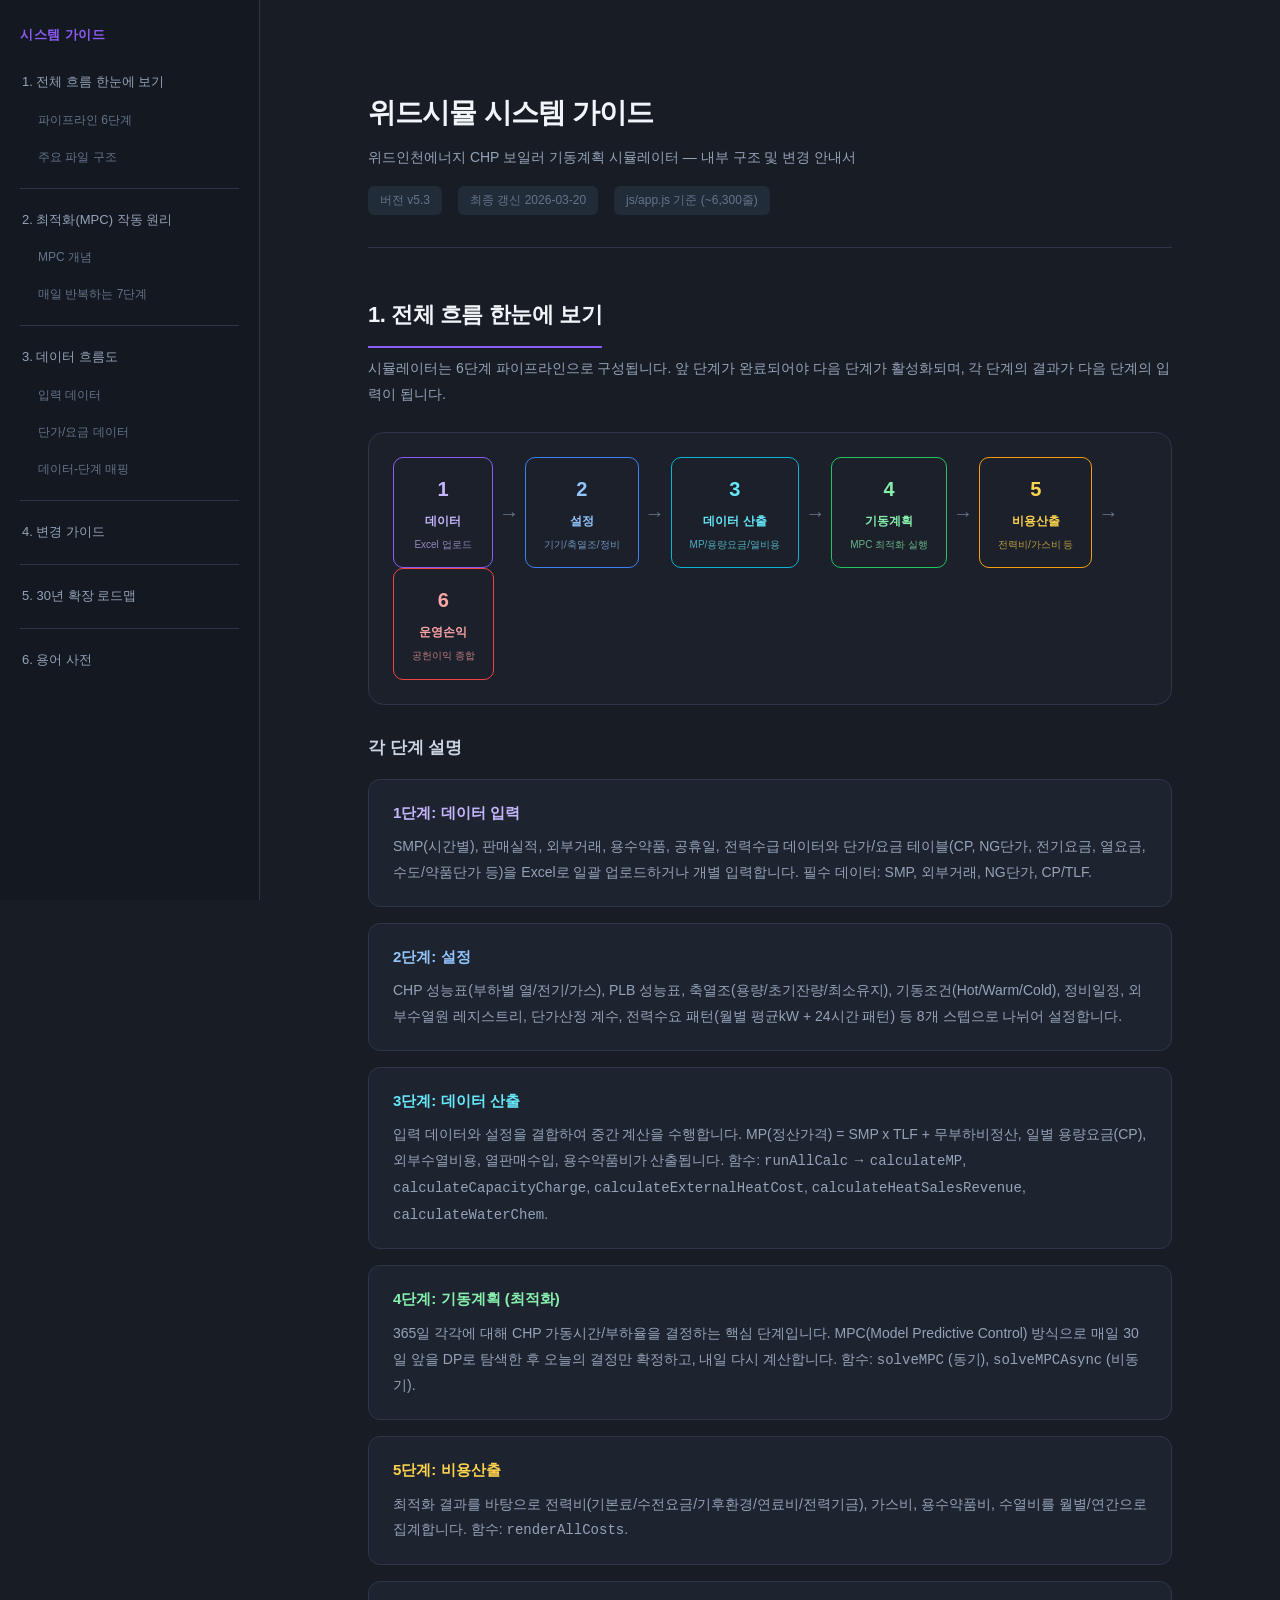
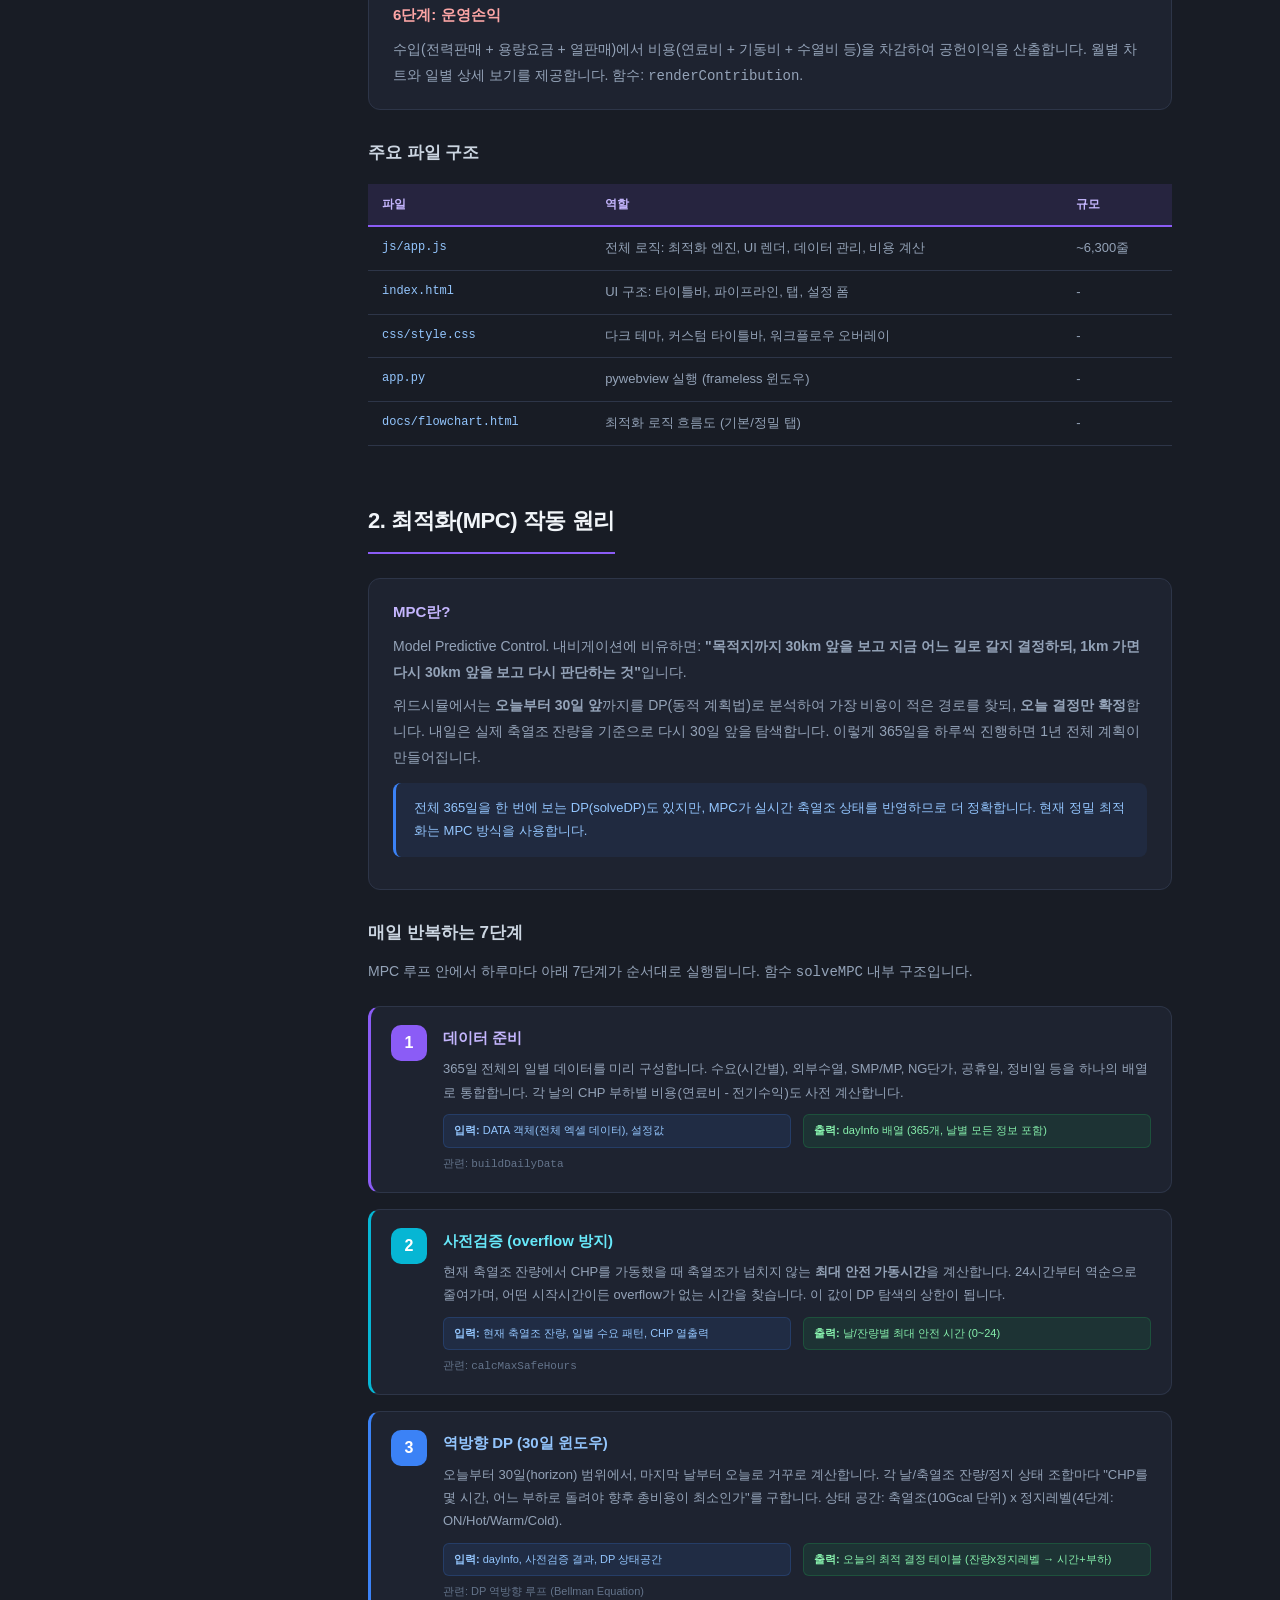
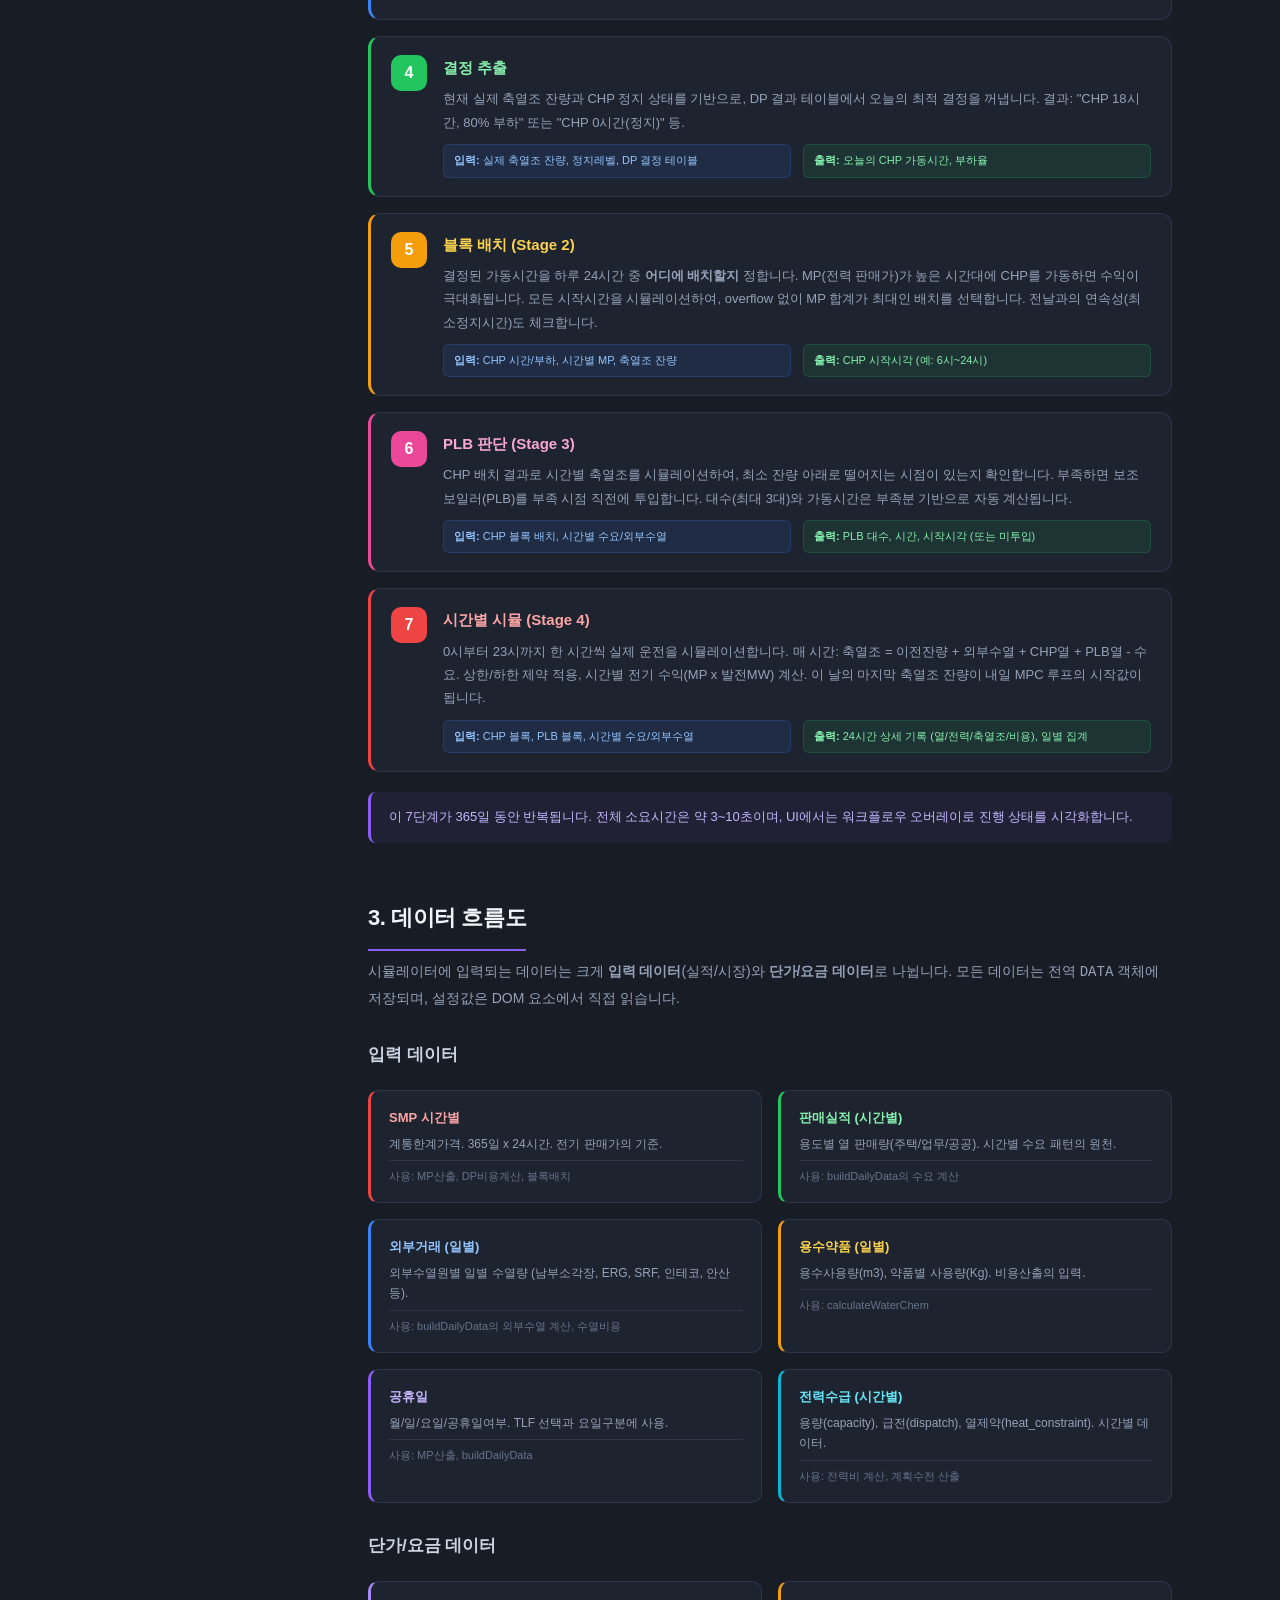
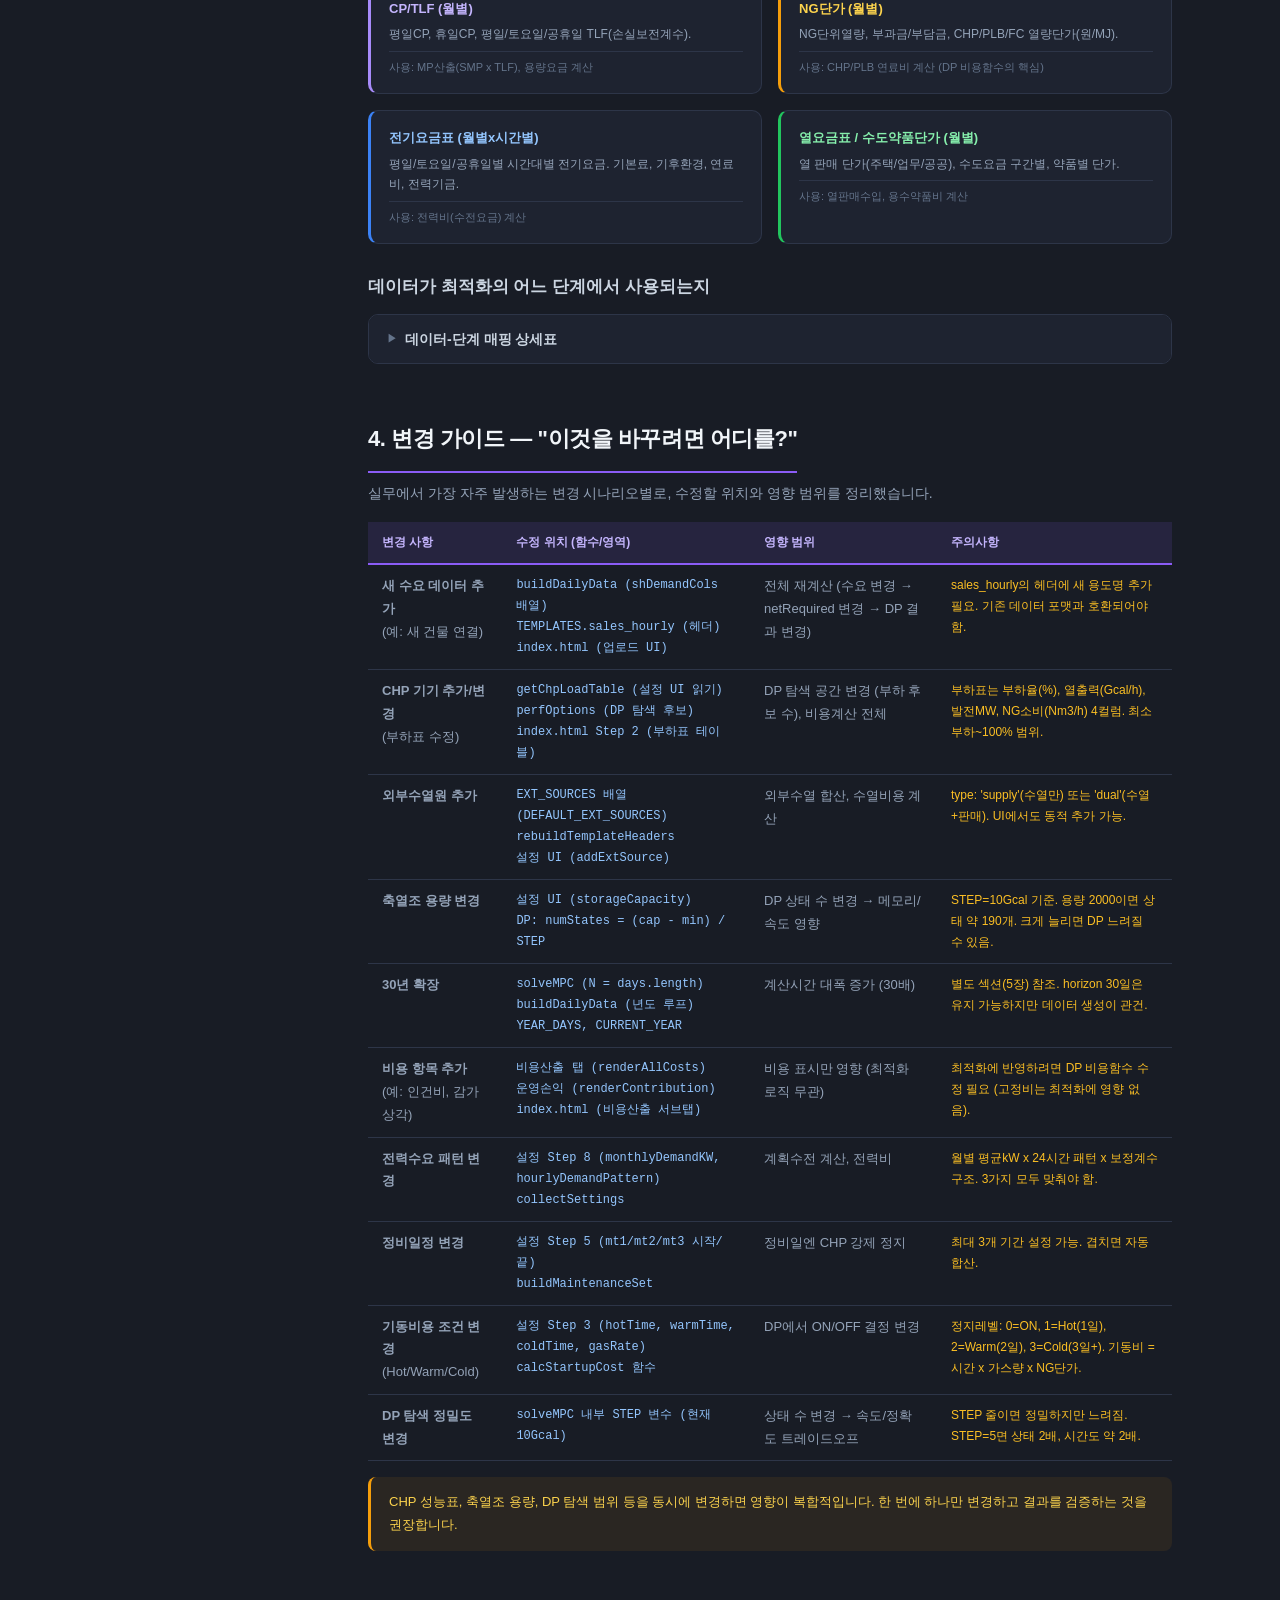
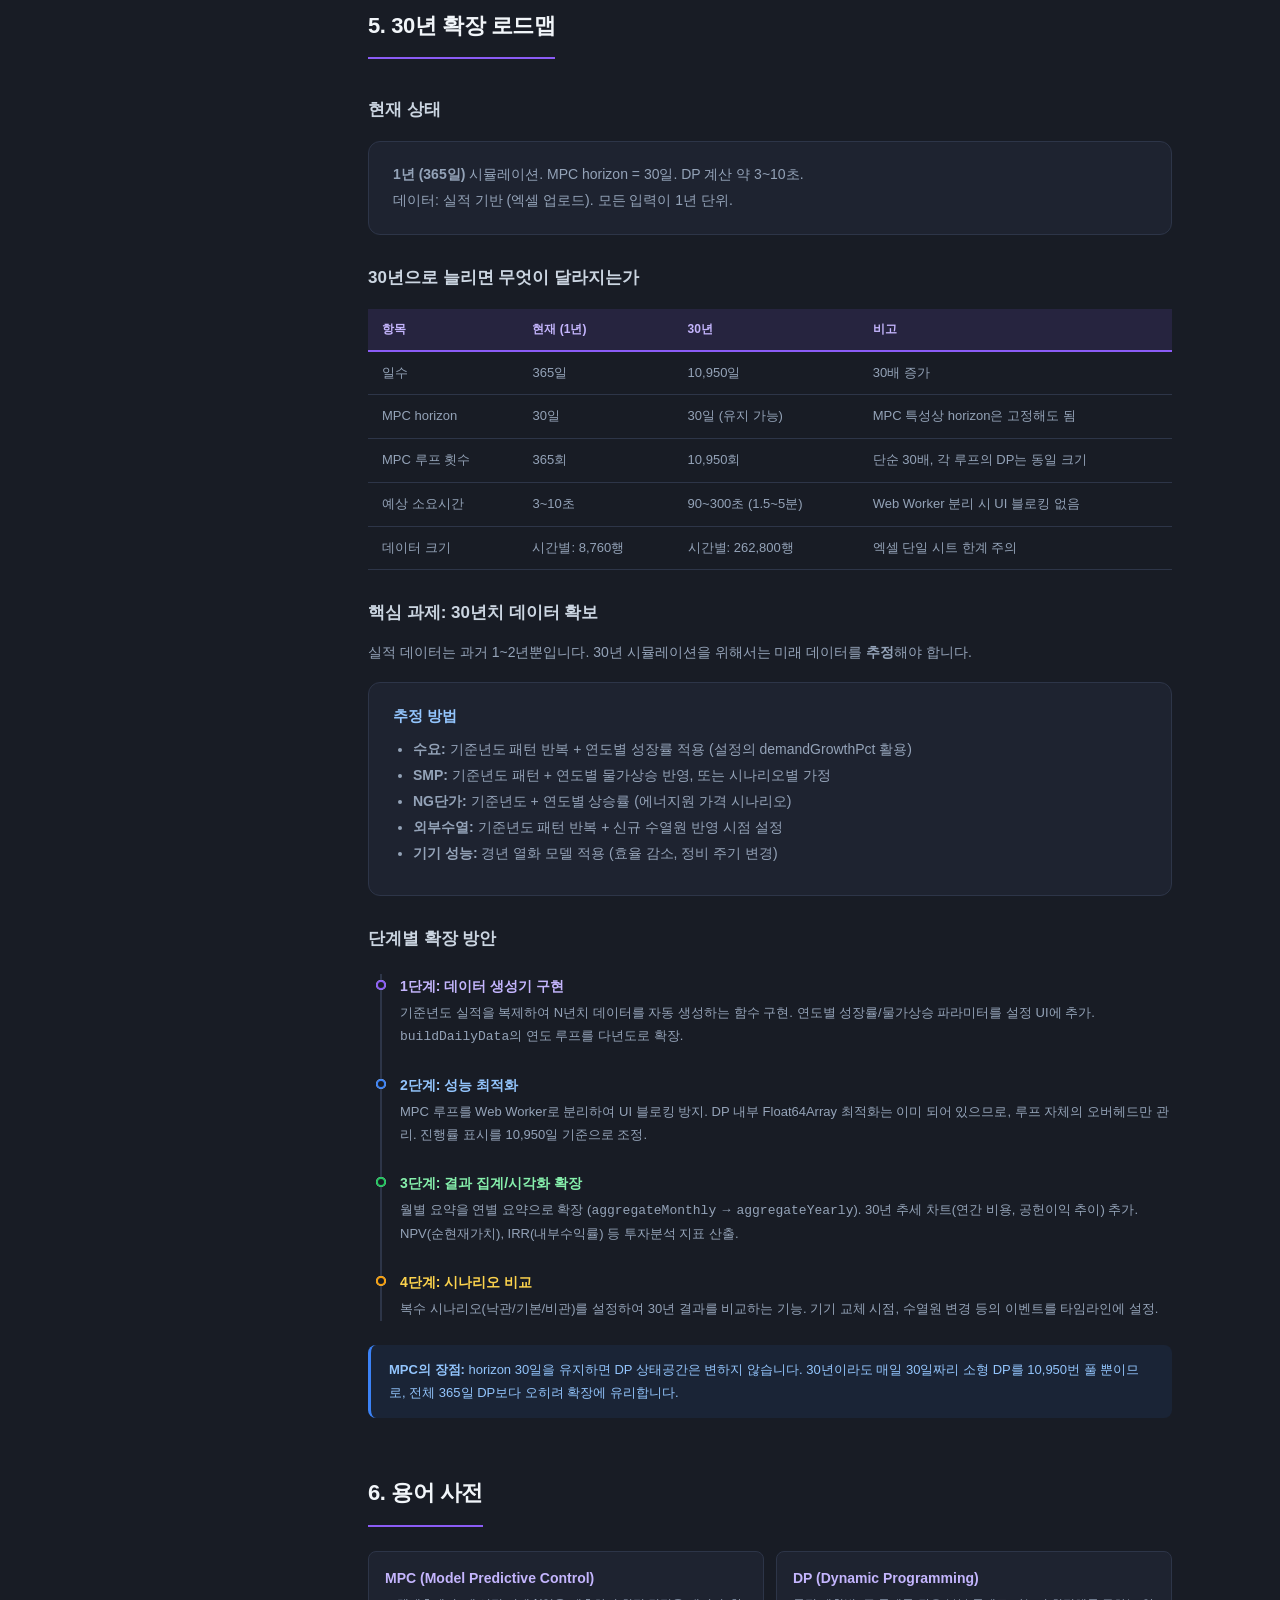
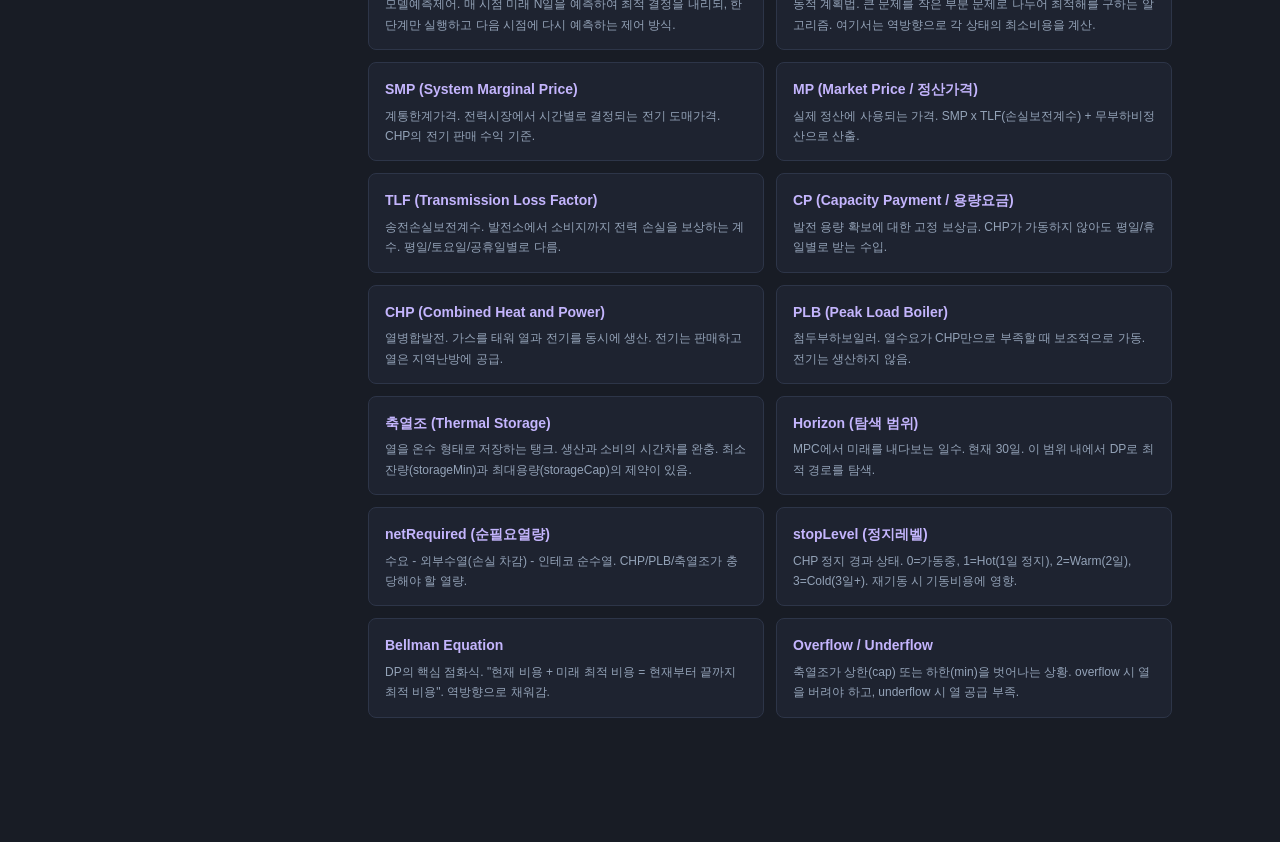
<file: docs/guide.html>
<!DOCTYPE html>
<html lang="ko">
<head>
<meta charset="UTF-8">
<meta name="viewport" content="width=device-width, initial-scale=1.0">
<title>위드시뮬 시스템 가이드</title>
<style>
/* ── 기본 리셋 & 다크 테마 ── */
*, *::before, *::after { box-sizing: border-box; margin: 0; padding: 0; }
:root {
    --bg: #181c25;
    --bg-card: #1e2330;
    --bg-card-hover: #242a3a;
    --border: #2d3548;
    --text: #e2e8f0;
    --text-dim: #94a3b8;
    --text-muted: #64748b;
    --accent: #8b5cf6;
    --accent-dim: rgba(139,92,246,0.15);
    --blue: #3b82f6;
    --green: #22c55e;
    --cyan: #06b6d4;
    --amber: #f59e0b;
    --red: #ef4444;
    --pink: #ec4899;
}
html { scroll-behavior: smooth; }
body {
    font-family: 'Pretendard', -apple-system, BlinkMacSystemFont, 'Segoe UI', sans-serif;
    background: var(--bg);
    color: var(--text);
    line-height: 1.75;
    font-size: 15px;
}

/* ── 레이아웃 ── */
.layout { display: flex; min-height: 100vh; }
.sidebar {
    width: 260px;
    flex-shrink: 0;
    position: sticky;
    top: 0;
    height: 100vh;
    overflow-y: auto;
    border-right: 1px solid var(--border);
    background: #141820;
    padding: 24px 0;
    z-index: 100;
}
.main { flex: 1; max-width: 900px; margin: 0 auto; padding: 40px 48px 80px; }

/* ── 헤더 ── */
.header {
    padding: 48px 0 32px;
    border-bottom: 1px solid var(--border);
    margin-bottom: 48px;
}
.header h1 {
    font-size: 28px;
    font-weight: 800;
    letter-spacing: -0.03em;
    color: #f1f5f9;
    margin-bottom: 8px;
}
.header p { color: var(--text-dim); font-size: 14px; }
.header .meta {
    display: flex;
    gap: 16px;
    margin-top: 16px;
    font-size: 12px;
    color: var(--text-muted);
}
.header .meta span {
    background: rgba(51,65,85,0.4);
    padding: 4px 12px;
    border-radius: 6px;
}

/* ── 사이드바 네비게이션 ── */
.sidebar-title {
    font-size: 13px;
    font-weight: 700;
    color: var(--accent);
    padding: 0 20px;
    margin-bottom: 16px;
    letter-spacing: 0.04em;
    text-transform: uppercase;
}
.nav-list { list-style: none; }
.nav-list li a {
    display: block;
    padding: 8px 20px;
    font-size: 13px;
    color: var(--text-dim);
    text-decoration: none;
    border-left: 2px solid transparent;
    transition: all 0.2s;
}
.nav-list li a:hover {
    color: var(--text);
    background: rgba(139,92,246,0.08);
    border-left-color: var(--accent);
}
.nav-list li a.sub {
    padding-left: 36px;
    font-size: 12px;
    color: var(--text-muted);
}
.nav-sep {
    height: 1px;
    background: var(--border);
    margin: 12px 20px;
}

/* ── 섹션 ── */
.section { margin-bottom: 56px; }
.section h2 {
    font-size: 22px;
    font-weight: 800;
    color: #f1f5f9;
    margin-bottom: 8px;
    letter-spacing: -0.02em;
    padding-bottom: 12px;
    border-bottom: 2px solid var(--accent);
    display: inline-block;
}
.section h3 {
    font-size: 17px;
    font-weight: 700;
    color: #cbd5e1;
    margin: 28px 0 12px;
}
.section p, .section li {
    color: var(--text-dim);
    font-size: 14px;
    line-height: 1.85;
}
.section ul, .section ol {
    padding-left: 20px;
    margin: 8px 0;
}

/* ── 카드 ── */
.card {
    background: var(--bg-card);
    border: 1px solid var(--border);
    border-radius: 12px;
    padding: 20px 24px;
    margin: 16px 0;
    transition: background 0.2s;
}
.card:hover { background: var(--bg-card-hover); }
.card-title {
    font-size: 15px;
    font-weight: 700;
    margin-bottom: 8px;
}

/* ── 파이프라인 흐름도 ── */
.pipeline-flow {
    display: flex;
    align-items: center;
    gap: 0;
    flex-wrap: wrap;
    margin: 24px 0;
    padding: 24px;
    background: rgba(30,35,48,0.6);
    border: 1px solid var(--border);
    border-radius: 16px;
}
.pipe-box {
    flex: 0 0 auto;
    text-align: center;
    padding: 14px 18px;
    border-radius: 10px;
    border: 1.5px solid;
    min-width: 100px;
    transition: transform 0.2s;
}
.pipe-box:hover { transform: translateY(-2px); }
.pipe-box .num {
    font-size: 20px;
    font-weight: 900;
    margin-bottom: 4px;
}
.pipe-box .label {
    font-size: 12px;
    font-weight: 600;
}
.pipe-box .desc {
    font-size: 10px;
    margin-top: 4px;
    opacity: 0.7;
}
.pipe-arrow {
    flex: 0 0 auto;
    color: var(--text-muted);
    font-size: 20px;
    padding: 0 6px;
    line-height: 1;
}

/* ── MPC 단계 카드 ── */
.mpc-grid {
    display: grid;
    gap: 16px;
    margin: 20px 0;
}
.mpc-step {
    display: flex;
    gap: 16px;
    align-items: flex-start;
    padding: 18px 20px;
    background: var(--bg-card);
    border: 1px solid var(--border);
    border-radius: 12px;
    border-left: 3px solid;
    transition: background 0.2s;
}
.mpc-step:hover { background: var(--bg-card-hover); }
.mpc-step .step-num {
    flex-shrink: 0;
    width: 36px;
    height: 36px;
    border-radius: 10px;
    display: flex;
    align-items: center;
    justify-content: center;
    font-weight: 900;
    font-size: 16px;
    color: #fff;
}
.mpc-step .step-body { flex: 1; }
.mpc-step .step-title {
    font-size: 15px;
    font-weight: 700;
    margin-bottom: 6px;
}
.mpc-step .step-desc {
    font-size: 13px;
    color: var(--text-dim);
    line-height: 1.8;
}
.mpc-step .io-box {
    display: flex;
    gap: 12px;
    margin-top: 10px;
    font-size: 11px;
}
.mpc-step .io-box > div {
    padding: 6px 10px;
    border-radius: 6px;
    flex: 1;
}
.io-in { background: rgba(59,130,246,0.1); color: #93c5fd; border: 1px solid rgba(59,130,246,0.2); }
.io-out { background: rgba(34,197,94,0.1); color: #86efac; border: 1px solid rgba(34,197,94,0.2); }

/* ── 데이터 흐름 ── */
.data-flow-grid {
    display: grid;
    grid-template-columns: 1fr 1fr;
    gap: 16px;
    margin: 20px 0;
}
.data-item {
    padding: 16px 18px;
    background: var(--bg-card);
    border: 1px solid var(--border);
    border-radius: 10px;
    border-left: 3px solid;
}
.data-item .di-title {
    font-size: 13px;
    font-weight: 700;
    margin-bottom: 4px;
}
.data-item .di-desc {
    font-size: 12px;
    color: var(--text-dim);
    line-height: 1.7;
}
.data-item .di-usage {
    font-size: 11px;
    color: var(--text-muted);
    margin-top: 6px;
    padding-top: 6px;
    border-top: 1px solid var(--border);
}

/* ── 테이블 ── */
.guide-table {
    width: 100%;
    border-collapse: collapse;
    margin: 16px 0;
    font-size: 13px;
}
.guide-table th {
    background: rgba(139,92,246,0.12);
    color: #c4b5fd;
    font-weight: 700;
    text-align: left;
    padding: 10px 14px;
    border-bottom: 2px solid var(--accent);
    font-size: 12px;
    white-space: nowrap;
}
.guide-table td {
    padding: 10px 14px;
    border-bottom: 1px solid var(--border);
    color: var(--text-dim);
    vertical-align: top;
}
.guide-table tr:hover td { background: rgba(139,92,246,0.04); }
.guide-table .fn { font-family: 'SF Mono', 'Consolas', monospace; font-size: 12px; color: #93c5fd; }
.guide-table .warn { color: #fbbf24; font-size: 12px; }

/* ── 용어 사전 ── */
.term-grid {
    display: grid;
    grid-template-columns: 1fr 1fr;
    gap: 12px;
    margin: 16px 0;
}
.term-item {
    padding: 14px 16px;
    background: var(--bg-card);
    border: 1px solid var(--border);
    border-radius: 8px;
}
.term-item dt {
    font-size: 14px;
    font-weight: 700;
    color: #c4b5fd;
    margin-bottom: 4px;
}
.term-item dd {
    font-size: 12px;
    color: var(--text-dim);
    line-height: 1.7;
}

/* ── 접기/펼치기 ── */
details {
    margin: 12px 0;
    border: 1px solid var(--border);
    border-radius: 10px;
    overflow: hidden;
}
details summary {
    padding: 12px 18px;
    background: var(--bg-card);
    cursor: pointer;
    font-weight: 600;
    font-size: 14px;
    color: #cbd5e1;
    user-select: none;
    list-style: none;
    display: flex;
    align-items: center;
    gap: 8px;
}
details summary::before {
    content: '\25B6';
    font-size: 10px;
    color: var(--text-muted);
    transition: transform 0.2s;
}
details[open] summary::before { transform: rotate(90deg); }
details summary:hover { background: var(--bg-card-hover); }
details > div, details > p {
    padding: 16px 18px;
    background: var(--bg);
}

/* ── 주석 박스 ── */
.note {
    padding: 14px 18px;
    border-radius: 8px;
    font-size: 13px;
    line-height: 1.75;
    margin: 12px 0;
}
.note-info { background: rgba(59,130,246,0.08); border-left: 3px solid var(--blue); color: #93c5fd; }
.note-warn { background: rgba(245,158,11,0.08); border-left: 3px solid var(--amber); color: #fcd34d; }
.note-tip { background: rgba(139,92,246,0.08); border-left: 3px solid var(--accent); color: #c4b5fd; }

/* ── 로드맵 타임라인 ── */
.timeline {
    position: relative;
    padding-left: 32px;
    margin: 20px 0;
}
.timeline::before {
    content: '';
    position: absolute;
    left: 12px;
    top: 0;
    bottom: 0;
    width: 2px;
    background: var(--border);
}
.tl-item {
    position: relative;
    margin-bottom: 24px;
}
.tl-item::before {
    content: '';
    position: absolute;
    left: -24px;
    top: 6px;
    width: 10px;
    height: 10px;
    border-radius: 50%;
    border: 2px solid;
}
.tl-item .tl-title {
    font-size: 14px;
    font-weight: 700;
    margin-bottom: 4px;
}
.tl-item .tl-desc {
    font-size: 13px;
    color: var(--text-dim);
    line-height: 1.75;
}

/* ── 반응형 ── */
@media (max-width: 1100px) {
    .sidebar { display: none; }
    .main { padding: 24px 20px 60px; }
}
@media (max-width: 700px) {
    .pipeline-flow { flex-direction: column; align-items: stretch; }
    .pipe-arrow { transform: rotate(90deg); text-align: center; }
    .data-flow-grid, .term-grid { grid-template-columns: 1fr; }
    .mpc-step .io-box { flex-direction: column; }
}

/* ── 인쇄 ── */
@media print {
    body { background: #fff; color: #1e293b; font-size: 12px; }
    .sidebar { display: none; }
    .main { max-width: 100%; padding: 20px; }
    .card, .mpc-step, .data-item, details, .term-item {
        background: #f8fafc;
        border-color: #e2e8f0;
        break-inside: avoid;
    }
    .guide-table th { background: #f1f5f9; color: #334155; }
    .guide-table td { color: #475569; }
    .pipeline-flow { background: #f8fafc; border-color: #e2e8f0; }
    .pipe-box { color: #334155 !important; }
    .note { print-color-adjust: exact; -webkit-print-color-adjust: exact; }
    h2 { border-bottom-color: #6d28d9 !important; }
    a { color: #1e40af; }
}
</style>
</head>
<body>

<div class="layout">
<!-- ─── 좌측 목차 네비게이션 ─── -->
<nav class="sidebar">
    <div class="sidebar-title">시스템 가이드</div>
    <ul class="nav-list">
        <li><a href="#overview">1. 전체 흐름 한눈에 보기</a></li>
        <li><a href="#overview-pipeline" class="sub">파이프라인 6단계</a></li>
        <li><a href="#overview-files" class="sub">주요 파일 구조</a></li>
        <div class="nav-sep"></div>
        <li><a href="#mpc">2. 최적화(MPC) 작동 원리</a></li>
        <li><a href="#mpc-concept" class="sub">MPC 개념</a></li>
        <li><a href="#mpc-steps" class="sub">매일 반복하는 7단계</a></li>
        <div class="nav-sep"></div>
        <li><a href="#dataflow">3. 데이터 흐름도</a></li>
        <li><a href="#dataflow-input" class="sub">입력 데이터</a></li>
        <li><a href="#dataflow-pricing" class="sub">단가/요금 데이터</a></li>
        <li><a href="#dataflow-mapping" class="sub">데이터-단계 매핑</a></li>
        <div class="nav-sep"></div>
        <li><a href="#change">4. 변경 가이드</a></li>
        <div class="nav-sep"></div>
        <li><a href="#roadmap">5. 30년 확장 로드맵</a></li>
        <div class="nav-sep"></div>
        <li><a href="#glossary">6. 용어 사전</a></li>
    </ul>
</nav>

<!-- ─── 메인 콘텐츠 ─── -->
<div class="main">

<div class="header">
    <h1>위드시뮬 시스템 가이드</h1>
    <p>위드인천에너지 CHP 보일러 기동계획 시뮬레이터 &mdash; 내부 구조 및 변경 안내서</p>
    <div class="meta">
        <span>버전 v5.3</span>
        <span>최종 갱신 2026-03-20</span>
        <span>js/app.js 기준 (~6,300줄)</span>
    </div>
</div>

<!-- ═══════════════════════════════════════════════════
     1. 전체 흐름 한눈에 보기
     ═══════════════════════════════════════════════════ -->
<div class="section" id="overview">
<h2>1. 전체 흐름 한눈에 보기</h2>

<p>시뮬레이터는 6단계 파이프라인으로 구성됩니다. 앞 단계가 완료되어야 다음 단계가 활성화되며,
각 단계의 결과가 다음 단계의 입력이 됩니다.</p>

<div class="pipeline-flow" id="overview-pipeline">
    <div class="pipe-box" style="border-color:#8b5cf6; color:#c4b5fd;">
        <div class="num">1</div>
        <div class="label">데이터</div>
        <div class="desc">Excel 업로드</div>
    </div>
    <div class="pipe-arrow">&rarr;</div>
    <div class="pipe-box" style="border-color:#3b82f6; color:#93c5fd;">
        <div class="num">2</div>
        <div class="label">설정</div>
        <div class="desc">기기/축열조/정비</div>
    </div>
    <div class="pipe-arrow">&rarr;</div>
    <div class="pipe-box" style="border-color:#06b6d4; color:#67e8f9;">
        <div class="num">3</div>
        <div class="label">데이터 산출</div>
        <div class="desc">MP/용량요금/열비용</div>
    </div>
    <div class="pipe-arrow">&rarr;</div>
    <div class="pipe-box" style="border-color:#22c55e; color:#86efac;">
        <div class="num">4</div>
        <div class="label">기동계획</div>
        <div class="desc">MPC 최적화 실행</div>
    </div>
    <div class="pipe-arrow">&rarr;</div>
    <div class="pipe-box" style="border-color:#f59e0b; color:#fcd34d;">
        <div class="num">5</div>
        <div class="label">비용산출</div>
        <div class="desc">전력비/가스비 등</div>
    </div>
    <div class="pipe-arrow">&rarr;</div>
    <div class="pipe-box" style="border-color:#ef4444; color:#fca5a5;">
        <div class="num">6</div>
        <div class="label">운영손익</div>
        <div class="desc">공헌이익 종합</div>
    </div>
</div>

<h3>각 단계 설명</h3>

<div class="card">
    <div class="card-title" style="color:#c4b5fd;">1단계: 데이터 입력</div>
    <p>SMP(시간별), 판매실적, 외부거래, 용수약품, 공휴일, 전력수급 데이터와
    단가/요금 테이블(CP, NG단가, 전기요금, 열요금, 수도/약품단가 등)을 Excel로 일괄 업로드하거나 개별 입력합니다.
    필수 데이터: SMP, 외부거래, NG단가, CP/TLF.</p>
</div>
<div class="card">
    <div class="card-title" style="color:#93c5fd;">2단계: 설정</div>
    <p>CHP 성능표(부하별 열/전기/가스), PLB 성능표, 축열조(용량/초기잔량/최소유지), 기동조건(Hot/Warm/Cold),
    정비일정, 외부수열원 레지스트리, 단가산정 계수, 전력수요 패턴(월별 평균kW + 24시간 패턴) 등
    8개 스텝으로 나뉘어 설정합니다.</p>
</div>
<div class="card">
    <div class="card-title" style="color:#67e8f9;">3단계: 데이터 산출</div>
    <p>입력 데이터와 설정을 결합하여 중간 계산을 수행합니다.
    MP(정산가격) = SMP x TLF + 무부하비정산, 일별 용량요금(CP), 외부수열비용, 열판매수입, 용수약품비가 산출됩니다.
    함수: <code>runAllCalc</code> &rarr; <code>calculateMP</code>, <code>calculateCapacityCharge</code>,
    <code>calculateExternalHeatCost</code>, <code>calculateHeatSalesRevenue</code>, <code>calculateWaterChem</code>.</p>
</div>
<div class="card">
    <div class="card-title" style="color:#86efac;">4단계: 기동계획 (최적화)</div>
    <p>365일 각각에 대해 CHP 가동시간/부하율을 결정하는 핵심 단계입니다.
    MPC(Model Predictive Control) 방식으로 매일 30일 앞을 DP로 탐색한 후
    오늘의 결정만 확정하고, 내일 다시 계산합니다.
    함수: <code>solveMPC</code> (동기), <code>solveMPCAsync</code> (비동기).</p>
</div>
<div class="card">
    <div class="card-title" style="color:#fcd34d;">5단계: 비용산출</div>
    <p>최적화 결과를 바탕으로 전력비(기본료/수전요금/기후환경/연료비/전력기금), 가스비, 용수약품비, 수열비를
    월별/연간으로 집계합니다. 함수: <code>renderAllCosts</code>.</p>
</div>
<div class="card">
    <div class="card-title" style="color:#fca5a5;">6단계: 운영손익</div>
    <p>수입(전력판매 + 용량요금 + 열판매)에서 비용(연료비 + 기동비 + 수열비 등)을 차감하여
    공헌이익을 산출합니다. 월별 차트와 일별 상세 보기를 제공합니다.
    함수: <code>renderContribution</code>.</p>
</div>

<h3 id="overview-files">주요 파일 구조</h3>
<table class="guide-table">
<thead><tr><th>파일</th><th>역할</th><th>규모</th></tr></thead>
<tbody>
<tr><td class="fn">js/app.js</td><td>전체 로직: 최적화 엔진, UI 렌더, 데이터 관리, 비용 계산</td><td>~6,300줄</td></tr>
<tr><td class="fn">index.html</td><td>UI 구조: 타이틀바, 파이프라인, 탭, 설정 폼</td><td>-</td></tr>
<tr><td class="fn">css/style.css</td><td>다크 테마, 커스텀 타이틀바, 워크플로우 오버레이</td><td>-</td></tr>
<tr><td class="fn">app.py</td><td>pywebview 실행 (frameless 윈도우)</td><td>-</td></tr>
<tr><td class="fn">docs/flowchart.html</td><td>최적화 로직 흐름도 (기본/정밀 탭)</td><td>-</td></tr>
</tbody>
</table>
</div>

<!-- ═══════════════════════════════════════════════════
     2. 최적화(MPC) 작동 원리
     ═══════════════════════════════════════════════════ -->
<div class="section" id="mpc">
<h2>2. 최적화(MPC) 작동 원리</h2>

<div class="card" id="mpc-concept">
    <div class="card-title" style="color:#c4b5fd;">MPC란?</div>
    <p>Model Predictive Control. 내비게이션에 비유하면: <strong>"목적지까지 30km 앞을 보고 지금 어느 길로 갈지 결정하되,
    1km 가면 다시 30km 앞을 보고 다시 판단하는 것"</strong>입니다.</p>
    <p style="margin-top:8px;">위드시뮬에서는 <strong>오늘부터 30일 앞</strong>까지를 DP(동적 계획법)로 분석하여
    가장 비용이 적은 경로를 찾되, <strong>오늘 결정만 확정</strong>합니다.
    내일은 실제 축열조 잔량을 기준으로 다시 30일 앞을 탐색합니다.
    이렇게 365일을 하루씩 진행하면 1년 전체 계획이 만들어집니다.</p>
    <div class="note note-info" style="margin-top:12px;">
        전체 365일을 한 번에 보는 DP(solveDP)도 있지만, MPC가 실시간 축열조 상태를 반영하므로 더 정확합니다.
        현재 정밀 최적화는 MPC 방식을 사용합니다.
    </div>
</div>

<h3 id="mpc-steps">매일 반복하는 7단계</h3>
<p>MPC 루프 안에서 하루마다 아래 7단계가 순서대로 실행됩니다. 함수 <code>solveMPC</code> 내부 구조입니다.</p>

<div class="mpc-grid">
    <!-- Step 1 -->
    <div class="mpc-step" style="border-left-color:#8b5cf6;">
        <div class="step-num" style="background:#8b5cf6;">1</div>
        <div class="step-body">
            <div class="step-title" style="color:#c4b5fd;">데이터 준비</div>
            <div class="step-desc">
                365일 전체의 일별 데이터를 미리 구성합니다.
                수요(시간별), 외부수열, SMP/MP, NG단가, 공휴일, 정비일 등을 하나의 배열로 통합합니다.
                각 날의 CHP 부하별 비용(연료비 - 전기수익)도 사전 계산합니다.
            </div>
            <div class="io-box">
                <div class="io-in"><strong>입력:</strong> DATA 객체(전체 엑셀 데이터), 설정값</div>
                <div class="io-out"><strong>출력:</strong> dayInfo 배열 (365개, 날별 모든 정보 포함)</div>
            </div>
            <div style="font-size:11px; color:var(--text-muted); margin-top:6px;">관련: <code>buildDailyData</code></div>
        </div>
    </div>

    <!-- Step 2 -->
    <div class="mpc-step" style="border-left-color:#06b6d4;">
        <div class="step-num" style="background:#06b6d4;">2</div>
        <div class="step-body">
            <div class="step-title" style="color:#67e8f9;">사전검증 (overflow 방지)</div>
            <div class="step-desc">
                현재 축열조 잔량에서 CHP를 가동했을 때 축열조가 넘치지 않는 <strong>최대 안전 가동시간</strong>을 계산합니다.
                24시간부터 역순으로 줄여가며, 어떤 시작시간이든 overflow가 없는 시간을 찾습니다.
                이 값이 DP 탐색의 상한이 됩니다.
            </div>
            <div class="io-box">
                <div class="io-in"><strong>입력:</strong> 현재 축열조 잔량, 일별 수요 패턴, CHP 열출력</div>
                <div class="io-out"><strong>출력:</strong> 날/잔량별 최대 안전 시간 (0~24)</div>
            </div>
            <div style="font-size:11px; color:var(--text-muted); margin-top:6px;">관련: <code>calcMaxSafeHours</code></div>
        </div>
    </div>

    <!-- Step 3 -->
    <div class="mpc-step" style="border-left-color:#3b82f6;">
        <div class="step-num" style="background:#3b82f6;">3</div>
        <div class="step-body">
            <div class="step-title" style="color:#93c5fd;">역방향 DP (30일 윈도우)</div>
            <div class="step-desc">
                오늘부터 30일(horizon) 범위에서, 마지막 날부터 오늘로 거꾸로 계산합니다.
                각 날/축열조 잔량/정지 상태 조합마다 "CHP를 몇 시간, 어느 부하로 돌려야 향후 총비용이 최소인가"를 구합니다.
                상태 공간: 축열조(10Gcal 단위) x 정지레벨(4단계: ON/Hot/Warm/Cold).
            </div>
            <div class="io-box">
                <div class="io-in"><strong>입력:</strong> dayInfo, 사전검증 결과, DP 상태공간</div>
                <div class="io-out"><strong>출력:</strong> 오늘의 최적 결정 테이블 (잔량x정지레벨 &rarr; 시간+부하)</div>
            </div>
            <div style="font-size:11px; color:var(--text-muted); margin-top:6px;">관련: DP 역방향 루프 (Bellman Equation)</div>
        </div>
    </div>

    <!-- Step 4 -->
    <div class="mpc-step" style="border-left-color:#22c55e;">
        <div class="step-num" style="background:#22c55e;">4</div>
        <div class="step-body">
            <div class="step-title" style="color:#86efac;">결정 추출</div>
            <div class="step-desc">
                현재 실제 축열조 잔량과 CHP 정지 상태를 기반으로, DP 결과 테이블에서 오늘의 최적 결정을 꺼냅니다.
                결과: "CHP 18시간, 80% 부하" 또는 "CHP 0시간(정지)" 등.
            </div>
            <div class="io-box">
                <div class="io-in"><strong>입력:</strong> 실제 축열조 잔량, 정지레벨, DP 결정 테이블</div>
                <div class="io-out"><strong>출력:</strong> 오늘의 CHP 가동시간, 부하율</div>
            </div>
        </div>
    </div>

    <!-- Step 5 -->
    <div class="mpc-step" style="border-left-color:#f59e0b;">
        <div class="step-num" style="background:#f59e0b;">5</div>
        <div class="step-body">
            <div class="step-title" style="color:#fcd34d;">블록 배치 (Stage 2)</div>
            <div class="step-desc">
                결정된 가동시간을 하루 24시간 중 <strong>어디에 배치할지</strong> 정합니다.
                MP(전력 판매가)가 높은 시간대에 CHP를 가동하면 수익이 극대화됩니다.
                모든 시작시간을 시뮬레이션하여, overflow 없이 MP 합계가 최대인 배치를 선택합니다.
                전날과의 연속성(최소정지시간)도 체크합니다.
            </div>
            <div class="io-box">
                <div class="io-in"><strong>입력:</strong> CHP 시간/부하, 시간별 MP, 축열조 잔량</div>
                <div class="io-out"><strong>출력:</strong> CHP 시작시각 (예: 6시~24시)</div>
            </div>
        </div>
    </div>

    <!-- Step 6 -->
    <div class="mpc-step" style="border-left-color:#ec4899;">
        <div class="step-num" style="background:#ec4899;">6</div>
        <div class="step-body">
            <div class="step-title" style="color:#f9a8d4;">PLB 판단 (Stage 3)</div>
            <div class="step-desc">
                CHP 배치 결과로 시간별 축열조를 시뮬레이션하여, 최소 잔량 아래로 떨어지는 시점이 있는지 확인합니다.
                부족하면 보조보일러(PLB)를 부족 시점 직전에 투입합니다.
                대수(최대 3대)와 가동시간은 부족분 기반으로 자동 계산됩니다.
            </div>
            <div class="io-box">
                <div class="io-in"><strong>입력:</strong> CHP 블록 배치, 시간별 수요/외부수열</div>
                <div class="io-out"><strong>출력:</strong> PLB 대수, 시간, 시작시각 (또는 미투입)</div>
            </div>
        </div>
    </div>

    <!-- Step 7 -->
    <div class="mpc-step" style="border-left-color:#ef4444;">
        <div class="step-num" style="background:#ef4444;">7</div>
        <div class="step-body">
            <div class="step-title" style="color:#fca5a5;">시간별 시뮬 (Stage 4)</div>
            <div class="step-desc">
                0시부터 23시까지 한 시간씩 실제 운전을 시뮬레이션합니다.
                매 시간: 축열조 = 이전잔량 + 외부수열 + CHP열 + PLB열 - 수요.
                상한/하한 제약 적용, 시간별 전기 수익(MP x 발전MW) 계산.
                이 날의 마지막 축열조 잔량이 내일 MPC 루프의 시작값이 됩니다.
            </div>
            <div class="io-box">
                <div class="io-in"><strong>입력:</strong> CHP 블록, PLB 블록, 시간별 수요/외부수열</div>
                <div class="io-out"><strong>출력:</strong> 24시간 상세 기록 (열/전력/축열조/비용), 일별 집계</div>
            </div>
        </div>
    </div>
</div>

<div class="note note-tip">
    이 7단계가 365일 동안 반복됩니다. 전체 소요시간은 약 3~10초이며,
    UI에서는 워크플로우 오버레이로 진행 상태를 시각화합니다.
</div>
</div>

<!-- ═══════════════════════════════════════════════════
     3. 데이터 흐름도
     ═══════════════════════════════════════════════════ -->
<div class="section" id="dataflow">
<h2>3. 데이터 흐름도</h2>

<p>시뮬레이터에 입력되는 데이터는 크게 <strong>입력 데이터</strong>(실적/시장)와 <strong>단가/요금 데이터</strong>로 나뉩니다.
모든 데이터는 전역 <code>DATA</code> 객체에 저장되며, 설정값은 DOM 요소에서 직접 읽습니다.</p>

<h3 id="dataflow-input">입력 데이터</h3>
<div class="data-flow-grid">
    <div class="data-item" style="border-left-color:#ef4444;">
        <div class="di-title" style="color:#fca5a5;">SMP 시간별</div>
        <div class="di-desc">계통한계가격. 365일 x 24시간. 전기 판매가의 기준.</div>
        <div class="di-usage">사용: MP산출, DP비용계산, 블록배치</div>
    </div>
    <div class="data-item" style="border-left-color:#22c55e;">
        <div class="di-title" style="color:#86efac;">판매실적 (시간별)</div>
        <div class="di-desc">용도별 열 판매량(주택/업무/공공). 시간별 수요 패턴의 원천.</div>
        <div class="di-usage">사용: buildDailyData의 수요 계산</div>
    </div>
    <div class="data-item" style="border-left-color:#3b82f6;">
        <div class="di-title" style="color:#93c5fd;">외부거래 (일별)</div>
        <div class="di-desc">외부수열원별 일별 수열량 (남부소각장, ERG, SRF, 인테코, 안산 등).</div>
        <div class="di-usage">사용: buildDailyData의 외부수열 계산, 수열비용</div>
    </div>
    <div class="data-item" style="border-left-color:#f59e0b;">
        <div class="di-title" style="color:#fcd34d;">용수약품 (일별)</div>
        <div class="di-desc">용수사용량(m3), 약품별 사용량(Kg). 비용산출의 입력.</div>
        <div class="di-usage">사용: calculateWaterChem</div>
    </div>
    <div class="data-item" style="border-left-color:#8b5cf6;">
        <div class="di-title" style="color:#c4b5fd;">공휴일</div>
        <div class="di-desc">월/일/요일/공휴일여부. TLF 선택과 요일구분에 사용.</div>
        <div class="di-usage">사용: MP산출, buildDailyData</div>
    </div>
    <div class="data-item" style="border-left-color:#06b6d4;">
        <div class="di-title" style="color:#67e8f9;">전력수급 (시간별)</div>
        <div class="di-desc">용량(capacity), 급전(dispatch), 열제약(heat_constraint). 시간별 데이터.</div>
        <div class="di-usage">사용: 전력비 계산, 계획수전 산출</div>
    </div>
</div>

<h3 id="dataflow-pricing">단가/요금 데이터</h3>
<div class="data-flow-grid">
    <div class="data-item" style="border-left-color:#a78bfa;">
        <div class="di-title" style="color:#c4b5fd;">CP/TLF (월별)</div>
        <div class="di-desc">평일CP, 휴일CP, 평일/토요일/공휴일 TLF(손실보전계수).</div>
        <div class="di-usage">사용: MP산출(SMP x TLF), 용량요금 계산</div>
    </div>
    <div class="data-item" style="border-left-color:#f59e0b;">
        <div class="di-title" style="color:#fcd34d;">NG단가 (월별)</div>
        <div class="di-desc">NG단위열량, 부과금/부담금, CHP/PLB/FC 열량단가(원/MJ).</div>
        <div class="di-usage">사용: CHP/PLB 연료비 계산 (DP 비용함수의 핵심)</div>
    </div>
    <div class="data-item" style="border-left-color:#3b82f6;">
        <div class="di-title" style="color:#93c5fd;">전기요금표 (월별x시간별)</div>
        <div class="di-desc">평일/토요일/공휴일별 시간대별 전기요금. 기본료, 기후환경, 연료비, 전력기금.</div>
        <div class="di-usage">사용: 전력비(수전요금) 계산</div>
    </div>
    <div class="data-item" style="border-left-color:#22c55e;">
        <div class="di-title" style="color:#86efac;">열요금표 / 수도약품단가 (월별)</div>
        <div class="di-desc">열 판매 단가(주택/업무/공공), 수도요금 구간별, 약품별 단가.</div>
        <div class="di-usage">사용: 열판매수입, 용수약품비 계산</div>
    </div>
</div>

<h3 id="dataflow-mapping">데이터가 최적화의 어느 단계에서 사용되는지</h3>
<details>
    <summary>데이터-단계 매핑 상세표</summary>
    <div>
    <table class="guide-table">
    <thead><tr><th>데이터</th><th>buildDailyData</th><th>DP 비용함수</th><th>블록배치</th><th>PLB판단</th><th>시간별시뮬</th><th>비용산출</th></tr></thead>
    <tbody>
    <tr><td>SMP 시간별</td><td>O (MP 산출)</td><td>O (MP 평균)</td><td>O (MP 최대 시간대)</td><td>-</td><td>O (전기수익)</td><td>-</td></tr>
    <tr><td>판매실적(수요)</td><td>O (시간별 합산)</td><td>O (netRequired)</td><td>-</td><td>O (축열조 시뮬)</td><td>O (매시간)</td><td>-</td></tr>
    <tr><td>외부거래</td><td>O (일별 합산)</td><td>O (netRequired 차감)</td><td>O (시간균등)</td><td>O (축열조 시뮬)</td><td>O (매시간)</td><td>O (수열비)</td></tr>
    <tr><td>NG단가</td><td>O (ngCostNm3)</td><td>O (연료비/Gcal)</td><td>-</td><td>-</td><td>-</td><td>O (가스비)</td></tr>
    <tr><td>CP/TLF</td><td>O (TLF, CP)</td><td>-</td><td>-</td><td>-</td><td>-</td><td>O (용량요금)</td></tr>
    <tr><td>CHP 성능표</td><td>-</td><td>O (부하별 후보)</td><td>O (열출력)</td><td>-</td><td>O (발전MW)</td><td>-</td></tr>
    <tr><td>PLB 성능표</td><td>-</td><td>O (PLB 단가)</td><td>-</td><td>O (대수/시간)</td><td>O (열투입)</td><td>-</td></tr>
    <tr><td>축열조 설정</td><td>-</td><td>O (상태공간)</td><td>O (overflow체크)</td><td>O (하한체크)</td><td>O (상하한)</td><td>-</td></tr>
    </tbody>
    </table>
    </div>
</details>
</div>

<!-- ═══════════════════════════════════════════════════
     4. 변경 가이드
     ═══════════════════════════════════════════════════ -->
<div class="section" id="change">
<h2>4. 변경 가이드 &mdash; "이것을 바꾸려면 어디를?"</h2>

<p>실무에서 가장 자주 발생하는 변경 시나리오별로, 수정할 위치와 영향 범위를 정리했습니다.</p>

<table class="guide-table">
<thead>
<tr><th>변경 사항</th><th>수정 위치 (함수/영역)</th><th>영향 범위</th><th>주의사항</th></tr>
</thead>
<tbody>
<tr>
    <td><strong>새 수요 데이터 추가</strong><br>(예: 새 건물 연결)</td>
    <td class="fn">buildDailyData (shDemandCols 배열)<br>TEMPLATES.sales_hourly (헤더)<br>index.html (업로드 UI)</td>
    <td>전체 재계산 (수요 변경 &rarr; netRequired 변경 &rarr; DP 결과 변경)</td>
    <td class="warn">sales_hourly의 헤더에 새 용도명 추가 필요. 기존 데이터 포맷과 호환되어야 함.</td>
</tr>
<tr>
    <td><strong>CHP 기기 추가/변경</strong><br>(부하표 수정)</td>
    <td class="fn">getChpLoadTable (설정 UI 읽기)<br>perfOptions (DP 탐색 후보)<br>index.html Step 2 (부하표 테이블)</td>
    <td>DP 탐색 공간 변경 (부하 후보 수), 비용계산 전체</td>
    <td class="warn">부하표는 부하율(%), 열출력(Gcal/h), 발전MW, NG소비(Nm3/h) 4컬럼. 최소부하~100% 범위.</td>
</tr>
<tr>
    <td><strong>외부수열원 추가</strong></td>
    <td class="fn">EXT_SOURCES 배열 (DEFAULT_EXT_SOURCES)<br>rebuildTemplateHeaders<br>설정 UI (addExtSource)</td>
    <td>외부수열 합산, 수열비용 계산</td>
    <td class="warn">type: 'supply'(수열만) 또는 'dual'(수열+판매). UI에서도 동적 추가 가능.</td>
</tr>
<tr>
    <td><strong>축열조 용량 변경</strong></td>
    <td class="fn">설정 UI (storageCapacity)<br>DP: numStates = (cap - min) / STEP</td>
    <td>DP 상태 수 변경 &rarr; 메모리/속도 영향</td>
    <td class="warn">STEP=10Gcal 기준. 용량 2000이면 상태 약 190개. 크게 늘리면 DP 느려질 수 있음.</td>
</tr>
<tr>
    <td><strong>30년 확장</strong></td>
    <td class="fn">solveMPC (N = days.length)<br>buildDailyData (년도 루프)<br>YEAR_DAYS, CURRENT_YEAR</td>
    <td>계산시간 대폭 증가 (30배)</td>
    <td class="warn">별도 섹션(5장) 참조. horizon 30일은 유지 가능하지만 데이터 생성이 관건.</td>
</tr>
<tr>
    <td><strong>비용 항목 추가</strong><br>(예: 인건비, 감가상각)</td>
    <td class="fn">비용산출 탭 (renderAllCosts)<br>운영손익 (renderContribution)<br>index.html (비용산출 서브탭)</td>
    <td>비용 표시만 영향 (최적화 로직 무관)</td>
    <td class="warn">최적화에 반영하려면 DP 비용함수 수정 필요 (고정비는 최적화에 영향 없음).</td>
</tr>
<tr>
    <td><strong>전력수요 패턴 변경</strong></td>
    <td class="fn">설정 Step 8 (monthlyDemandKW, hourlyDemandPattern)<br>collectSettings</td>
    <td>계획수전 계산, 전력비</td>
    <td class="warn">월별 평균kW x 24시간 패턴 x 보정계수 구조. 3가지 모두 맞춰야 함.</td>
</tr>
<tr>
    <td><strong>정비일정 변경</strong></td>
    <td class="fn">설정 Step 5 (mt1/mt2/mt3 시작/끝)<br>buildMaintenanceSet</td>
    <td>정비일엔 CHP 강제 정지</td>
    <td class="warn">최대 3개 기간 설정 가능. 겹치면 자동 합산.</td>
</tr>
<tr>
    <td><strong>기동비용 조건 변경</strong><br>(Hot/Warm/Cold)</td>
    <td class="fn">설정 Step 3 (hotTime, warmTime, coldTime, gasRate)<br>calcStartupCost 함수</td>
    <td>DP에서 ON/OFF 결정 변경</td>
    <td class="warn">정지레벨: 0=ON, 1=Hot(1일), 2=Warm(2일), 3=Cold(3일+). 기동비 = 시간 x 가스량 x NG단가.</td>
</tr>
<tr>
    <td><strong>DP 탐색 정밀도 변경</strong></td>
    <td class="fn">solveMPC 내부 STEP 변수 (현재 10Gcal)</td>
    <td>상태 수 변경 &rarr; 속도/정확도 트레이드오프</td>
    <td class="warn">STEP 줄이면 정밀하지만 느려짐. STEP=5면 상태 2배, 시간도 약 2배.</td>
</tr>
</tbody>
</table>

<div class="note note-warn">
    CHP 성능표, 축열조 용량, DP 탐색 범위 등을 동시에 변경하면 영향이 복합적입니다.
    한 번에 하나만 변경하고 결과를 검증하는 것을 권장합니다.
</div>
</div>

<!-- ═══════════════════════════════════════════════════
     5. 30년 확장 로드맵
     ═══════════════════════════════════════════════════ -->
<div class="section" id="roadmap">
<h2>5. 30년 확장 로드맵</h2>

<h3>현재 상태</h3>
<div class="card">
    <p><strong>1년 (365일)</strong> 시뮬레이션. MPC horizon = 30일. DP 계산 약 3~10초.</p>
    <p>데이터: 실적 기반 (엑셀 업로드). 모든 입력이 1년 단위.</p>
</div>

<h3>30년으로 늘리면 무엇이 달라지는가</h3>

<table class="guide-table">
<thead><tr><th>항목</th><th>현재 (1년)</th><th>30년</th><th>비고</th></tr></thead>
<tbody>
<tr><td>일수</td><td>365일</td><td>10,950일</td><td>30배 증가</td></tr>
<tr><td>MPC horizon</td><td>30일</td><td>30일 (유지 가능)</td><td>MPC 특성상 horizon은 고정해도 됨</td></tr>
<tr><td>MPC 루프 횟수</td><td>365회</td><td>10,950회</td><td>단순 30배, 각 루프의 DP는 동일 크기</td></tr>
<tr><td>예상 소요시간</td><td>3~10초</td><td>90~300초 (1.5~5분)</td><td>Web Worker 분리 시 UI 블로킹 없음</td></tr>
<tr><td>데이터 크기</td><td>시간별: 8,760행</td><td>시간별: 262,800행</td><td>엑셀 단일 시트 한계 주의</td></tr>
</tbody>
</table>

<h3>핵심 과제: 30년치 데이터 확보</h3>
<p>실적 데이터는 과거 1~2년뿐입니다. 30년 시뮬레이션을 위해서는 미래 데이터를 <strong>추정</strong>해야 합니다.</p>

<div class="card">
    <div class="card-title" style="color:#93c5fd;">추정 방법</div>
    <ul>
        <li><strong>수요:</strong> 기준년도 패턴 반복 + 연도별 성장률 적용 (설정의 demandGrowthPct 활용)</li>
        <li><strong>SMP:</strong> 기준년도 패턴 + 연도별 물가상승 반영, 또는 시나리오별 가정</li>
        <li><strong>NG단가:</strong> 기준년도 + 연도별 상승률 (에너지원 가격 시나리오)</li>
        <li><strong>외부수열:</strong> 기준년도 패턴 반복 + 신규 수열원 반영 시점 설정</li>
        <li><strong>기기 성능:</strong> 경년 열화 모델 적용 (효율 감소, 정비 주기 변경)</li>
    </ul>
</div>

<h3>단계별 확장 방안</h3>
<div class="timeline">
    <div class="tl-item" style="--c:#8b5cf6;">
        <div style="position:absolute;left:-24px;top:6px;width:10px;height:10px;border-radius:50%;border:2px solid #8b5cf6;background:var(--bg);"></div>
        <div class="tl-title" style="color:#c4b5fd;">1단계: 데이터 생성기 구현</div>
        <div class="tl-desc">
            기준년도 실적을 복제하여 N년치 데이터를 자동 생성하는 함수 구현.
            연도별 성장률/물가상승 파라미터를 설정 UI에 추가.
            <code>buildDailyData</code>의 연도 루프를 다년도로 확장.
        </div>
    </div>
    <div class="tl-item">
        <div style="position:absolute;left:-24px;top:6px;width:10px;height:10px;border-radius:50%;border:2px solid #3b82f6;background:var(--bg);"></div>
        <div class="tl-title" style="color:#93c5fd;">2단계: 성능 최적화</div>
        <div class="tl-desc">
            MPC 루프를 Web Worker로 분리하여 UI 블로킹 방지.
            DP 내부 Float64Array 최적화는 이미 되어 있으므로, 루프 자체의 오버헤드만 관리.
            진행률 표시를 10,950일 기준으로 조정.
        </div>
    </div>
    <div class="tl-item">
        <div style="position:absolute;left:-24px;top:6px;width:10px;height:10px;border-radius:50%;border:2px solid #22c55e;background:var(--bg);"></div>
        <div class="tl-title" style="color:#86efac;">3단계: 결과 집계/시각화 확장</div>
        <div class="tl-desc">
            월별 요약을 연별 요약으로 확장 (<code>aggregateMonthly</code> &rarr; <code>aggregateYearly</code>).
            30년 추세 차트(연간 비용, 공헌이익 추이) 추가.
            NPV(순현재가치), IRR(내부수익률) 등 투자분석 지표 산출.
        </div>
    </div>
    <div class="tl-item">
        <div style="position:absolute;left:-24px;top:6px;width:10px;height:10px;border-radius:50%;border:2px solid #f59e0b;background:var(--bg);"></div>
        <div class="tl-title" style="color:#fcd34d;">4단계: 시나리오 비교</div>
        <div class="tl-desc">
            복수 시나리오(낙관/기본/비관)를 설정하여 30년 결과를 비교하는 기능.
            기기 교체 시점, 수열원 변경 등의 이벤트를 타임라인에 설정.
        </div>
    </div>
</div>

<div class="note note-info">
    <strong>MPC의 장점:</strong> horizon 30일을 유지하면 DP 상태공간은 변하지 않습니다.
    30년이라도 매일 30일짜리 소형 DP를 10,950번 풀 뿐이므로, 전체 365일 DP보다 오히려 확장에 유리합니다.
</div>
</div>

<!-- ═══════════════════════════════════════════════════
     6. 용어 사전
     ═══════════════════════════════════════════════════ -->
<div class="section" id="glossary">
<h2>6. 용어 사전</h2>

<div class="term-grid">
    <div class="term-item">
        <dt>MPC (Model Predictive Control)</dt>
        <dd>모델예측제어. 매 시점 미래 N일을 예측하여 최적 결정을 내리되, 한 단계만 실행하고 다음 시점에 다시 예측하는 제어 방식.</dd>
    </div>
    <div class="term-item">
        <dt>DP (Dynamic Programming)</dt>
        <dd>동적 계획법. 큰 문제를 작은 부분 문제로 나누어 최적해를 구하는 알고리즘. 여기서는 역방향으로 각 상태의 최소비용을 계산.</dd>
    </div>
    <div class="term-item">
        <dt>SMP (System Marginal Price)</dt>
        <dd>계통한계가격. 전력시장에서 시간별로 결정되는 전기 도매가격. CHP의 전기 판매 수익 기준.</dd>
    </div>
    <div class="term-item">
        <dt>MP (Market Price / 정산가격)</dt>
        <dd>실제 정산에 사용되는 가격. SMP x TLF(손실보전계수) + 무부하비정산으로 산출.</dd>
    </div>
    <div class="term-item">
        <dt>TLF (Transmission Loss Factor)</dt>
        <dd>송전손실보전계수. 발전소에서 소비지까지 전력 손실을 보상하는 계수. 평일/토요일/공휴일별로 다름.</dd>
    </div>
    <div class="term-item">
        <dt>CP (Capacity Payment / 용량요금)</dt>
        <dd>발전 용량 확보에 대한 고정 보상금. CHP가 가동하지 않아도 평일/휴일별로 받는 수입.</dd>
    </div>
    <div class="term-item">
        <dt>CHP (Combined Heat and Power)</dt>
        <dd>열병합발전. 가스를 태워 열과 전기를 동시에 생산. 전기는 판매하고 열은 지역난방에 공급.</dd>
    </div>
    <div class="term-item">
        <dt>PLB (Peak Load Boiler)</dt>
        <dd>첨두부하보일러. 열수요가 CHP만으로 부족할 때 보조적으로 가동. 전기는 생산하지 않음.</dd>
    </div>
    <div class="term-item">
        <dt>축열조 (Thermal Storage)</dt>
        <dd>열을 온수 형태로 저장하는 탱크. 생산과 소비의 시간차를 완충. 최소잔량(storageMin)과 최대용량(storageCap)의 제약이 있음.</dd>
    </div>
    <div class="term-item">
        <dt>Horizon (탐색 범위)</dt>
        <dd>MPC에서 미래를 내다보는 일수. 현재 30일. 이 범위 내에서 DP로 최적 경로를 탐색.</dd>
    </div>
    <div class="term-item">
        <dt>netRequired (순필요열량)</dt>
        <dd>수요 - 외부수열(손실 차감) - 인테코 순수열. CHP/PLB/축열조가 충당해야 할 열량.</dd>
    </div>
    <div class="term-item">
        <dt>stopLevel (정지레벨)</dt>
        <dd>CHP 정지 경과 상태. 0=가동중, 1=Hot(1일 정지), 2=Warm(2일), 3=Cold(3일+). 재기동 시 기동비용에 영향.</dd>
    </div>
    <div class="term-item">
        <dt>Bellman Equation</dt>
        <dd>DP의 핵심 점화식. "현재 비용 + 미래 최적 비용 = 현재부터 끝까지 최적 비용". 역방향으로 채워감.</dd>
    </div>
    <div class="term-item">
        <dt>Overflow / Underflow</dt>
        <dd>축열조가 상한(cap) 또는 하한(min)을 벗어나는 상황. overflow 시 열을 버려야 하고, underflow 시 열 공급 부족.</dd>
    </div>
</div>
</div>

</div><!-- /main -->
</div><!-- /layout -->

</body>
</html>
</file>
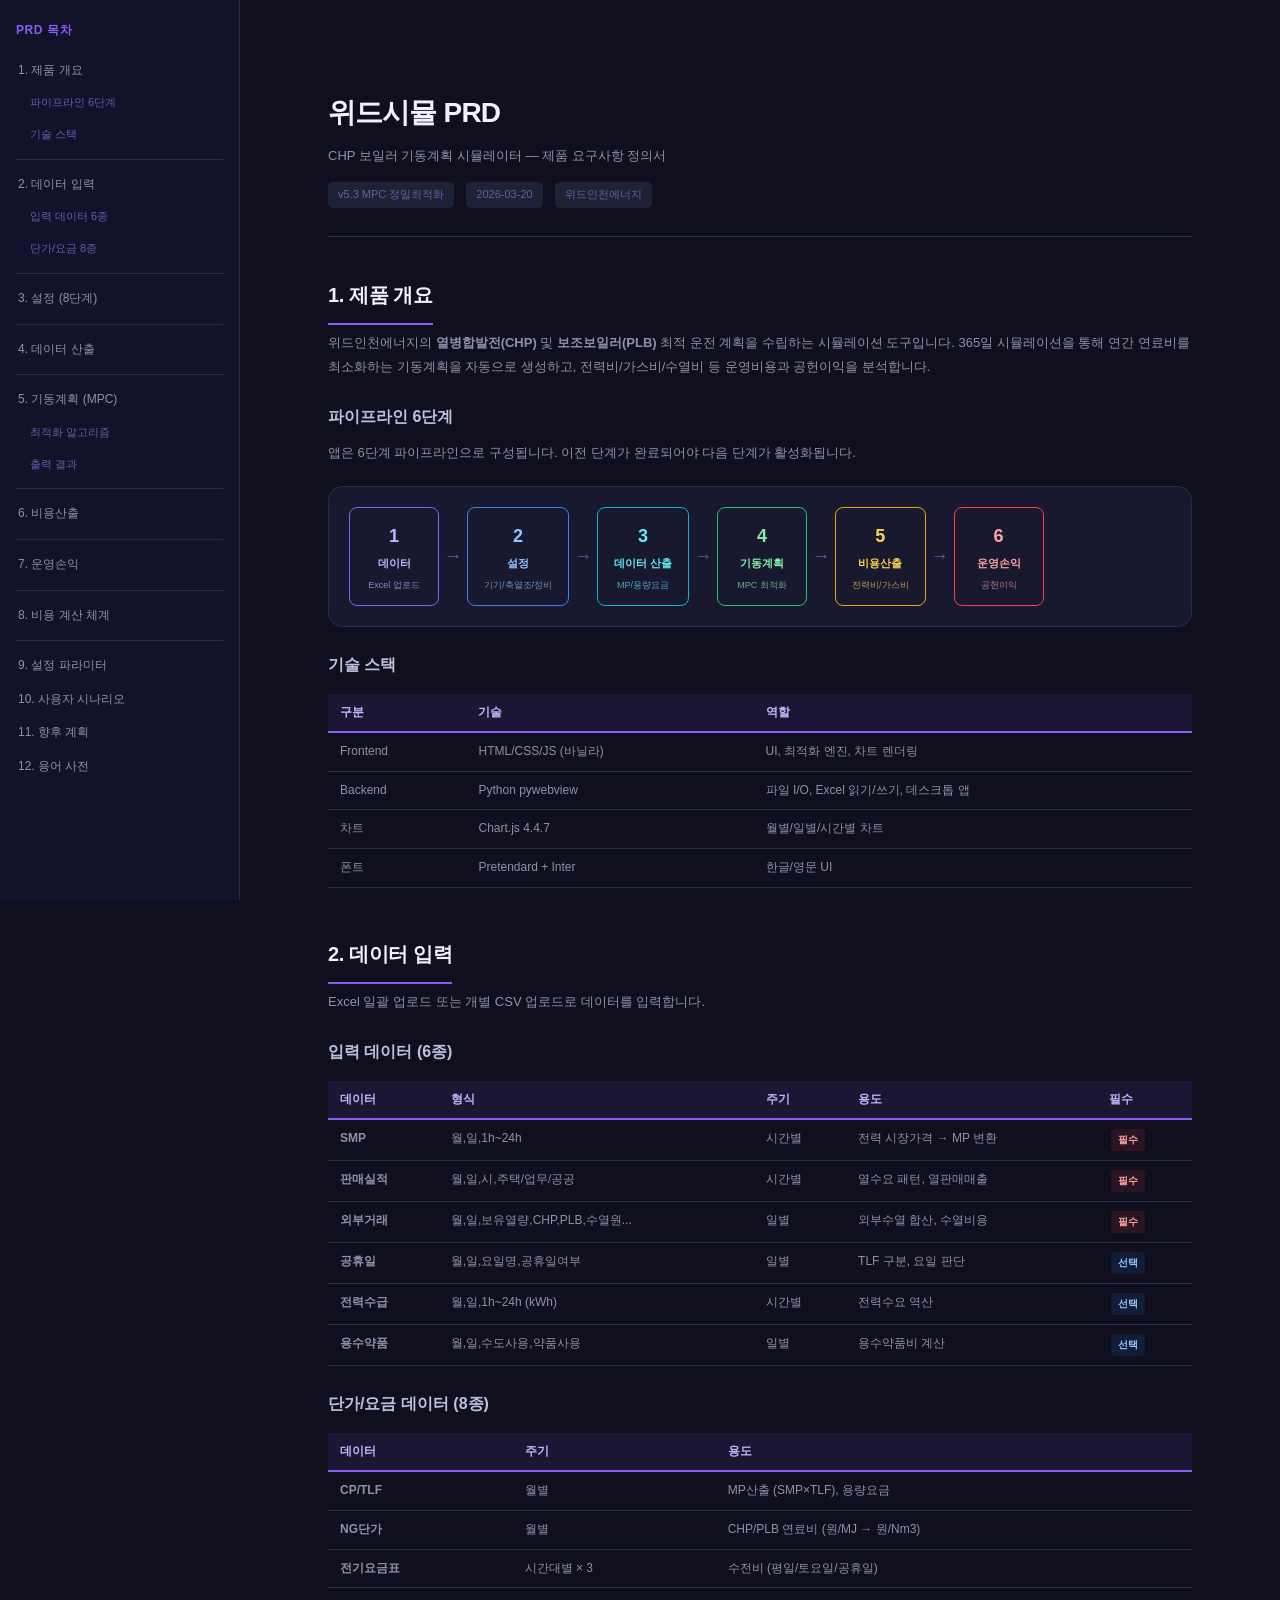
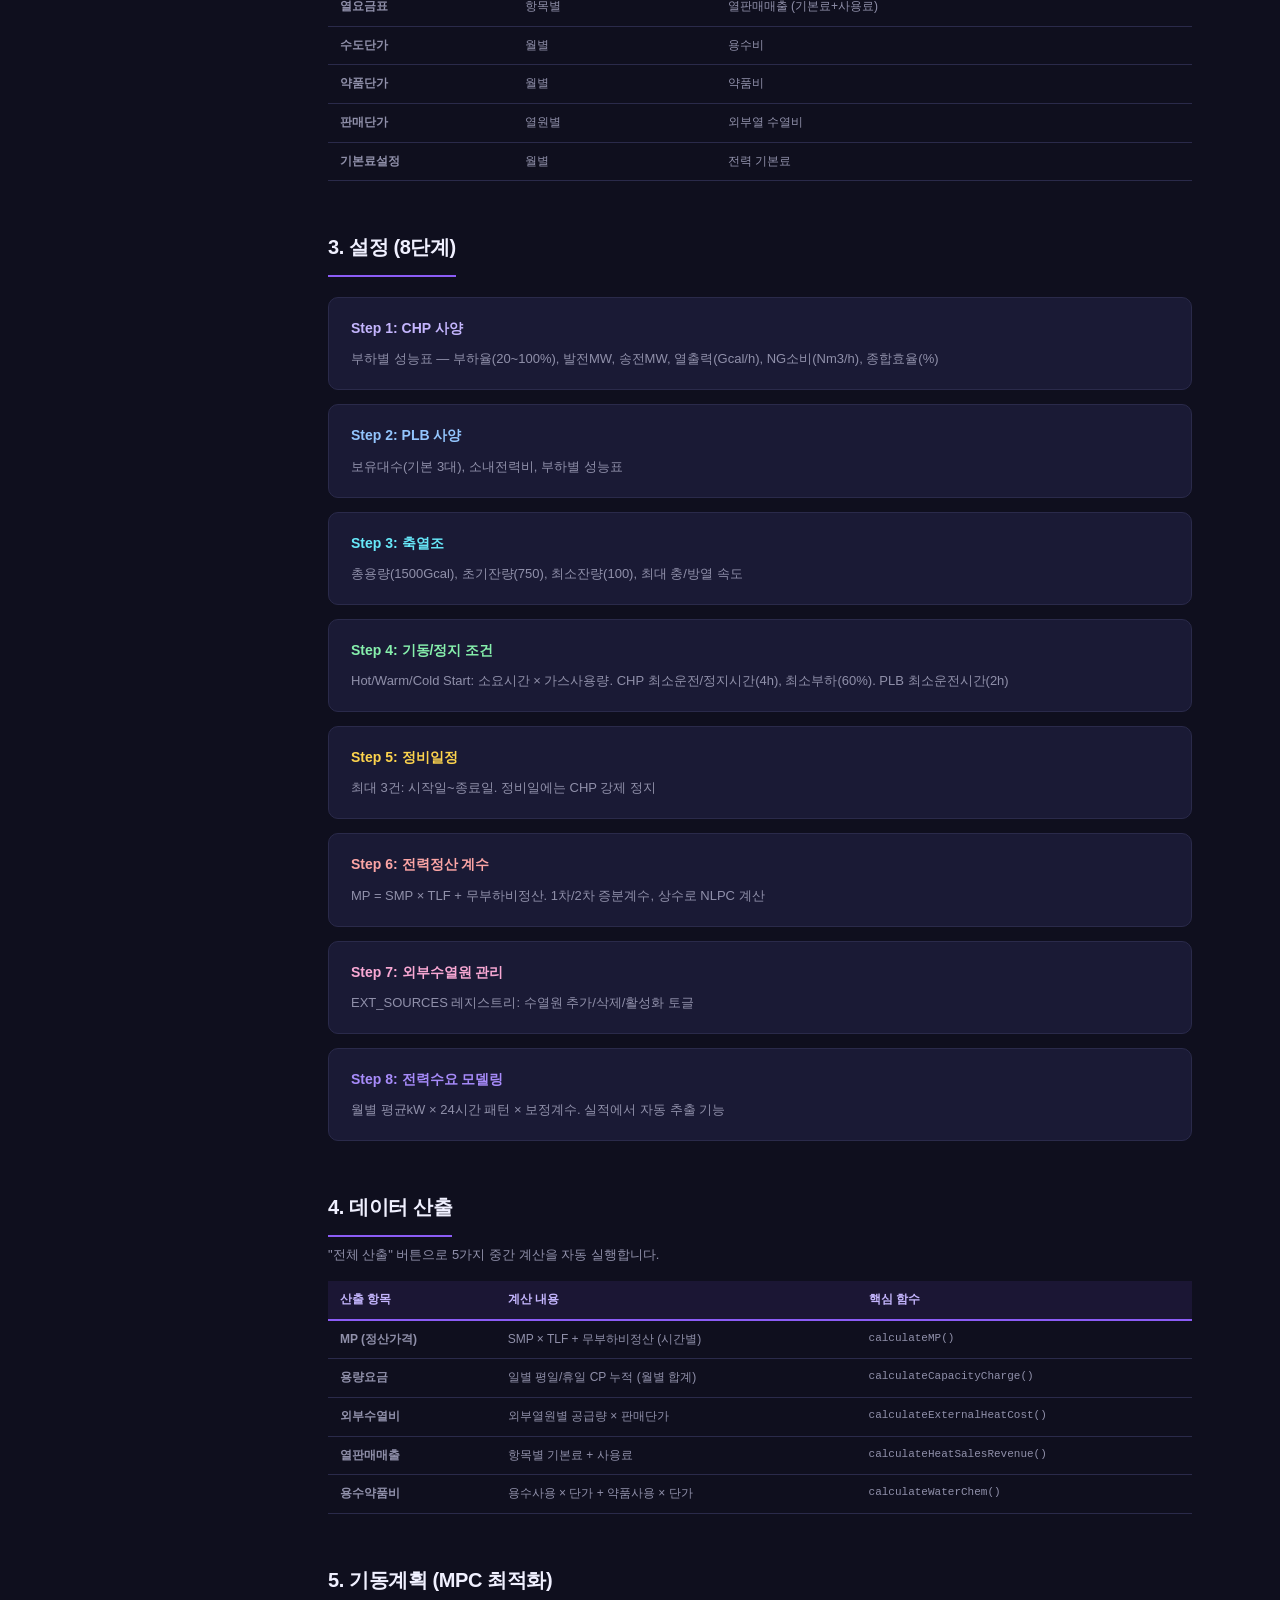
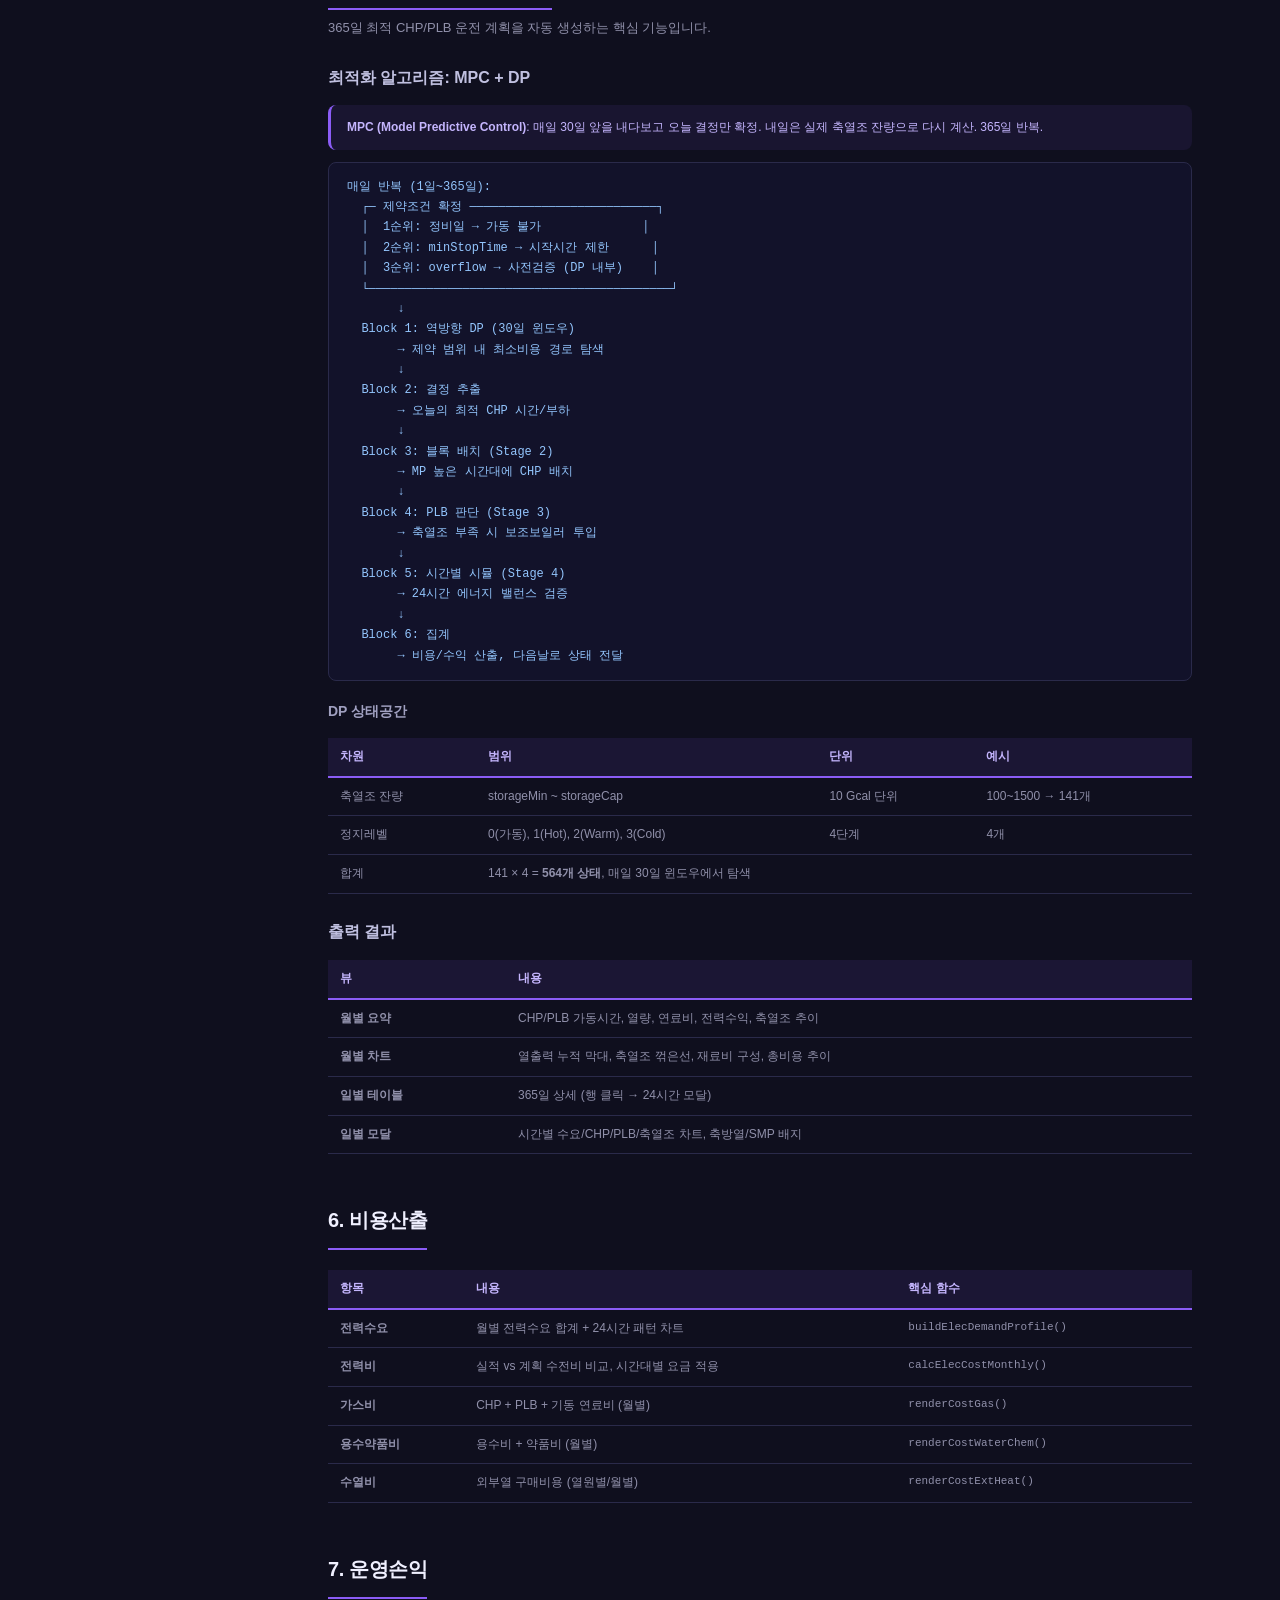
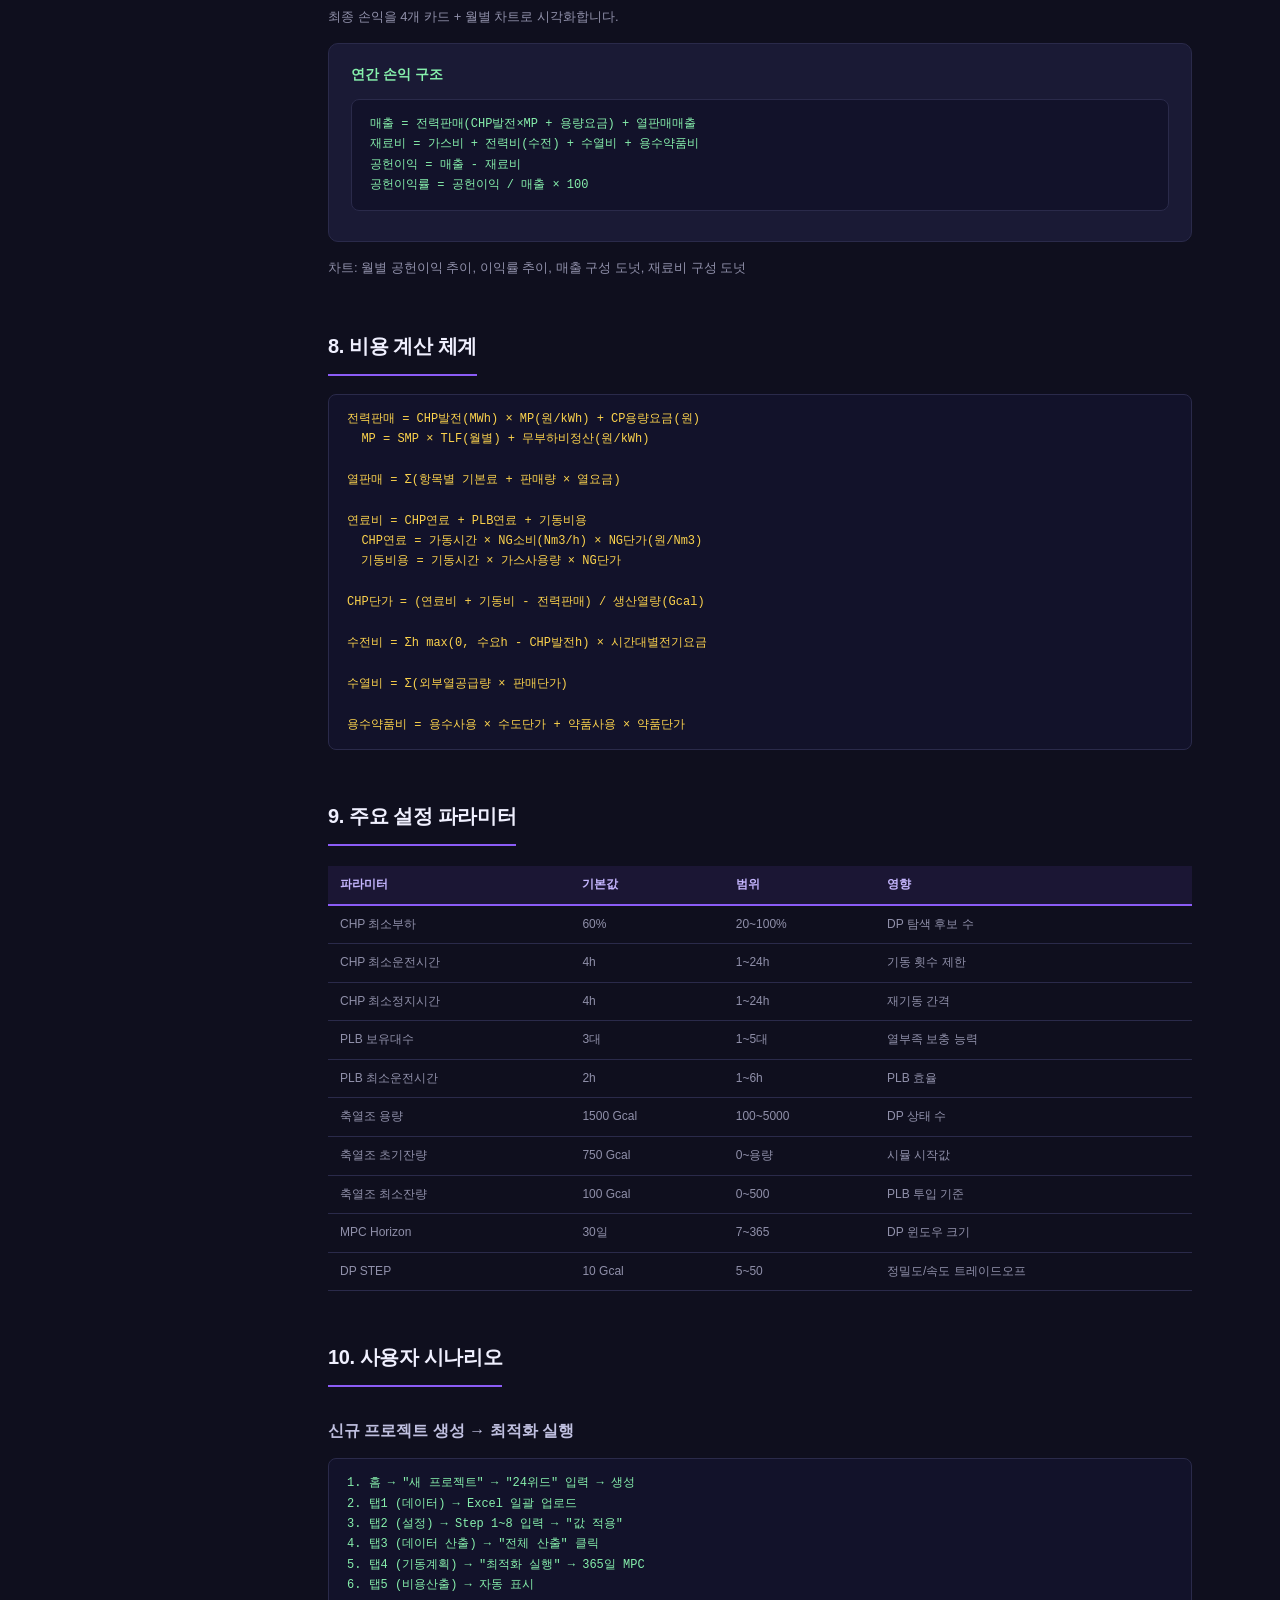
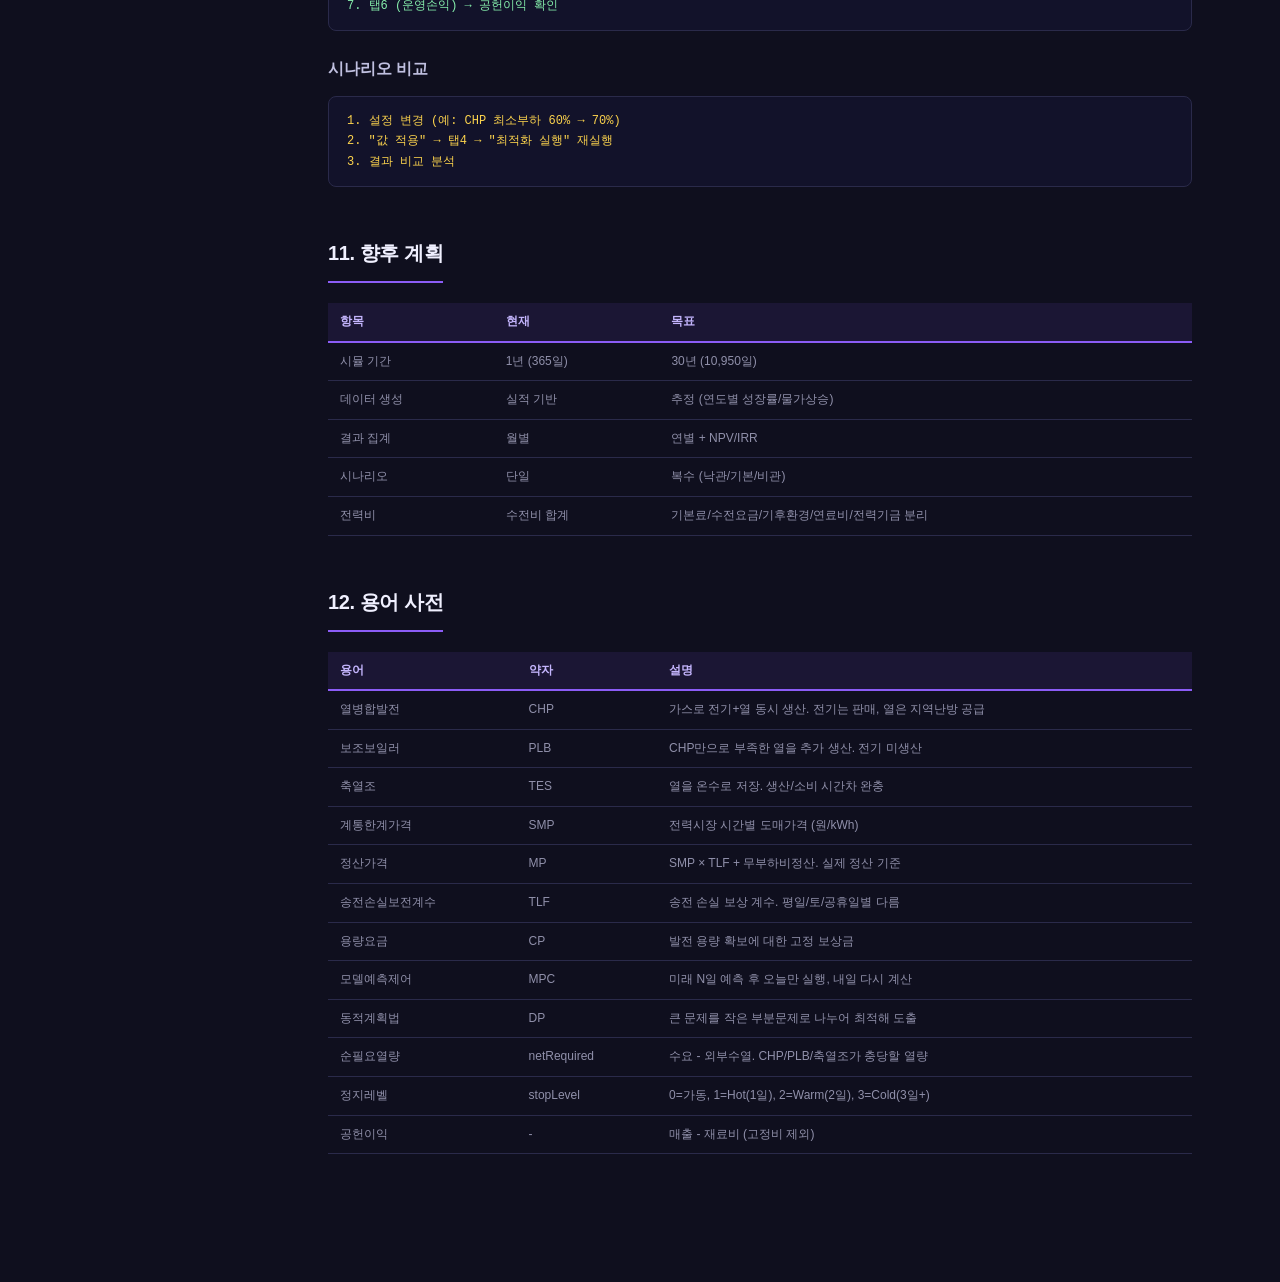
<file: docs/prd.html>
<!DOCTYPE html>
<html lang="ko">
<head>
<meta charset="UTF-8">
<meta name="viewport" content="width=device-width, initial-scale=1.0">
<title>위드시뮬 PRD — 제품 요구사항 정의서</title>
<style>
*{box-sizing:border-box;margin:0;padding:0}
:root{--bg:#0f0f1e;--card:#1a1a35;--card2:#1e1e3a;--border:#2a2a4a;--text:#e0e0e0;--dim:#9090aa;--muted:#6060aa;--accent:#8b5cf6;--blue:#3b82f6;--green:#22c55e;--cyan:#06b6d4;--amber:#f59e0b;--red:#ef4444;--pink:#ec4899}
html{scroll-behavior:smooth}
body{font-family:'Pretendard',-apple-system,'Segoe UI',sans-serif;background:var(--bg);color:var(--text);line-height:1.8;font-size:14px}

/* 레이아웃 */
.layout{display:flex;min-height:100vh}
.sidebar{width:240px;flex-shrink:0;position:sticky;top:0;height:100vh;overflow-y:auto;border-right:1px solid var(--border);background:#12122a;padding:20px 0;z-index:100}
.main{flex:1;max-width:960px;margin:0 auto;padding:40px 48px 80px}

/* 사이드바 */
.sb-title{font-size:12px;font-weight:700;color:var(--accent);padding:0 16px;margin-bottom:12px;letter-spacing:.05em;text-transform:uppercase}
.sb-list{list-style:none}
.sb-list a{display:block;padding:6px 16px;font-size:12px;color:var(--dim);text-decoration:none;border-left:2px solid transparent;transition:all .15s}
.sb-list a:hover{color:var(--text);background:rgba(139,92,246,.06);border-left-color:var(--accent)}
.sb-list a.sub{padding-left:28px;font-size:11px;color:var(--muted)}
.sb-sep{height:1px;background:var(--border);margin:8px 16px}

/* 헤더 */
.header{padding:48px 0 28px;border-bottom:1px solid var(--border);margin-bottom:40px}
.header h1{font-size:28px;font-weight:900;color:#f0f0ff;letter-spacing:-.03em;margin-bottom:6px}
.header p{color:var(--dim);font-size:13px}
.header .meta{display:flex;gap:12px;margin-top:14px;font-size:11px;color:var(--muted)}
.header .meta span{background:rgba(51,65,85,.4);padding:3px 10px;border-radius:5px}

/* 섹션 */
.section{margin-bottom:48px}
.section h2{font-size:20px;font-weight:800;color:#f0f0ff;margin-bottom:6px;padding-bottom:10px;border-bottom:2px solid var(--accent);display:inline-block;letter-spacing:-.02em}
.section h3{font-size:16px;font-weight:700;color:#c0c0e0;margin:24px 0 10px}
.section h4{font-size:14px;font-weight:700;color:#a0a0c0;margin:18px 0 8px}
.section p,.section li{color:var(--dim);font-size:13px;line-height:1.85}
.section ul,.section ol{padding-left:18px;margin:6px 0}

/* 카드 */
.card{background:var(--card);border:1px solid var(--border);border-radius:10px;padding:18px 22px;margin:14px 0}
.card-title{font-size:14px;font-weight:700;margin-bottom:6px}

/* 테이블 */
.t{width:100%;border-collapse:collapse;margin:14px 0;font-size:12px}
.t th{background:rgba(139,92,246,.1);color:#c4b5fd;font-weight:700;text-align:left;padding:8px 12px;border-bottom:2px solid var(--accent);white-space:nowrap}
.t td{padding:8px 12px;border-bottom:1px solid var(--border);color:var(--dim);vertical-align:top}
.t tr:hover td{background:rgba(139,92,246,.03)}
.fn{font-family:'Consolas','SF Mono',monospace;font-size:11px;color:#93c5fd}
.tag{display:inline-block;font-size:10px;font-weight:700;padding:2px 7px;border-radius:4px;margin:1px 2px}
.tag-r{background:rgba(239,68,68,.12);color:#fca5a5}
.tag-g{background:rgba(34,197,94,.12);color:#86efac}
.tag-b{background:rgba(59,130,246,.12);color:#93c5fd}
.tag-a{background:rgba(245,158,11,.12);color:#fcd34d}
.tag-p{background:rgba(139,92,246,.12);color:#c4b5fd}

/* 파이프라인 */
.pipe{display:flex;align-items:center;gap:0;flex-wrap:wrap;margin:20px 0;padding:20px;background:rgba(30,30,58,.6);border:1px solid var(--border);border-radius:14px}
.pipe-box{flex:0 0 auto;text-align:center;padding:12px 16px;border-radius:8px;border:1.5px solid;min-width:90px}
.pipe-box .n{font-size:18px;font-weight:900;margin-bottom:2px}
.pipe-box .l{font-size:11px;font-weight:600}
.pipe-box .d{font-size:9px;margin-top:3px;opacity:.7}
.pipe-arr{flex:0 0 auto;color:var(--muted);font-size:18px;padding:0 5px}

/* 주석 */
.note{padding:12px 16px;border-radius:8px;font-size:12px;line-height:1.75;margin:12px 0}
.note-i{background:rgba(59,130,246,.08);border-left:3px solid var(--blue);color:#93c5fd}
.note-w{background:rgba(245,158,11,.08);border-left:3px solid var(--amber);color:#fcd34d}
.note-t{background:rgba(139,92,246,.08);border-left:3px solid var(--accent);color:#c4b5fd}

/* 코드 블록 */
.code{background:#12122a;border:1px solid var(--border);border-radius:8px;padding:14px 18px;font-family:'Consolas',monospace;font-size:12px;color:#93c5fd;line-height:1.7;margin:12px 0;overflow-x:auto;white-space:pre}

/* 반응형 */
@media(max-width:900px){.sidebar{display:none}.main{padding:20px 16px 60px}}
@media print{body{background:#fff;color:#1e293b;font-size:11px}.sidebar{display:none}.main{max-width:100%;padding:16px}.card{background:#f8fafc;border-color:#e2e8f0;break-inside:avoid}.t th{background:#f1f5f9;color:#334155}.t td{color:#475569}h2{border-bottom-color:#6d28d9!important}}
</style>
</head>
<body>
<div class="layout">

<!-- 사이드바 -->
<nav class="sidebar">
<div class="sb-title">PRD 목차</div>
<ul class="sb-list">
<li><a href="#overview">1. 제품 개요</a></li>
<li><a href="#pipeline" class="sub">파이프라인 6단계</a></li>
<li><a href="#arch" class="sub">기술 스택</a></li>
<div class="sb-sep"></div>
<li><a href="#tab1">2. 데이터 입력</a></li>
<li><a href="#tab1-input" class="sub">입력 데이터 6종</a></li>
<li><a href="#tab1-price" class="sub">단가/요금 8종</a></li>
<div class="sb-sep"></div>
<li><a href="#tab2">3. 설정 (8단계)</a></li>
<div class="sb-sep"></div>
<li><a href="#tab3">4. 데이터 산출</a></li>
<div class="sb-sep"></div>
<li><a href="#tab4">5. 기동계획 (MPC)</a></li>
<li><a href="#tab4-algo" class="sub">최적화 알고리즘</a></li>
<li><a href="#tab4-output" class="sub">출력 결과</a></li>
<div class="sb-sep"></div>
<li><a href="#tab5">6. 비용산출</a></li>
<div class="sb-sep"></div>
<li><a href="#tab6">7. 운영손익</a></li>
<div class="sb-sep"></div>
<li><a href="#cost-formula">8. 비용 계산 체계</a></li>
<div class="sb-sep"></div>
<li><a href="#params">9. 설정 파라미터</a></li>
<li><a href="#usecase">10. 사용자 시나리오</a></li>
<li><a href="#roadmap">11. 향후 계획</a></li>
<li><a href="#glossary">12. 용어 사전</a></li>
</ul>
</nav>

<!-- 메인 -->
<div class="main">

<div class="header">
<h1>위드시뮬 PRD</h1>
<p>CHP 보일러 기동계획 시뮬레이터 — 제품 요구사항 정의서</p>
<div class="meta">
<span>v5.3 MPC 정밀최적화</span>
<span>2026-03-20</span>
<span>위드인천에너지</span>
</div>
</div>

<!-- 1. 제품 개요 -->
<div class="section" id="overview">
<h2>1. 제품 개요</h2>
<p>위드인천에너지의 <strong>열병합발전(CHP)</strong> 및 <strong>보조보일러(PLB)</strong> 최적 운전 계획을 수립하는 시뮬레이션 도구입니다. 365일 시뮬레이션을 통해 연간 연료비를 최소화하는 기동계획을 자동으로 생성하고, 전력비/가스비/수열비 등 운영비용과 공헌이익을 분석합니다.</p>

<h3 id="pipeline">파이프라인 6단계</h3>
<p>앱은 6단계 파이프라인으로 구성됩니다. 이전 단계가 완료되어야 다음 단계가 활성화됩니다.</p>
<div class="pipe">
<div class="pipe-box" style="border-color:#8b5cf6;color:#c4b5fd"><div class="n">1</div><div class="l">데이터</div><div class="d">Excel 업로드</div></div>
<div class="pipe-arr">&rarr;</div>
<div class="pipe-box" style="border-color:#3b82f6;color:#93c5fd"><div class="n">2</div><div class="l">설정</div><div class="d">기기/축열조/정비</div></div>
<div class="pipe-arr">&rarr;</div>
<div class="pipe-box" style="border-color:#06b6d4;color:#67e8f9"><div class="n">3</div><div class="l">데이터 산출</div><div class="d">MP/용량요금</div></div>
<div class="pipe-arr">&rarr;</div>
<div class="pipe-box" style="border-color:#22c55e;color:#86efac"><div class="n">4</div><div class="l">기동계획</div><div class="d">MPC 최적화</div></div>
<div class="pipe-arr">&rarr;</div>
<div class="pipe-box" style="border-color:#f59e0b;color:#fcd34d"><div class="n">5</div><div class="l">비용산출</div><div class="d">전력비/가스비</div></div>
<div class="pipe-arr">&rarr;</div>
<div class="pipe-box" style="border-color:#ef4444;color:#fca5a5"><div class="n">6</div><div class="l">운영손익</div><div class="d">공헌이익</div></div>
</div>

<h3 id="arch">기술 스택</h3>
<table class="t">
<thead><tr><th>구분</th><th>기술</th><th>역할</th></tr></thead>
<tbody>
<tr><td>Frontend</td><td>HTML/CSS/JS (바닐라)</td><td>UI, 최적화 엔진, 차트 렌더링</td></tr>
<tr><td>Backend</td><td>Python pywebview</td><td>파일 I/O, Excel 읽기/쓰기, 데스크톱 앱</td></tr>
<tr><td>차트</td><td>Chart.js 4.4.7</td><td>월별/일별/시간별 차트</td></tr>
<tr><td>폰트</td><td>Pretendard + Inter</td><td>한글/영문 UI</td></tr>
</tbody>
</table>
</div>

<!-- 2. 데이터 입력 -->
<div class="section" id="tab1">
<h2>2. 데이터 입력</h2>
<p>Excel 일괄 업로드 또는 개별 CSV 업로드로 데이터를 입력합니다.</p>

<h3 id="tab1-input">입력 데이터 (6종)</h3>
<table class="t">
<thead><tr><th>데이터</th><th>형식</th><th>주기</th><th>용도</th><th>필수</th></tr></thead>
<tbody>
<tr><td><strong>SMP</strong></td><td>월,일,1h~24h</td><td>시간별</td><td>전력 시장가격 → MP 변환</td><td><span class="tag tag-r">필수</span></td></tr>
<tr><td><strong>판매실적</strong></td><td>월,일,시,주택/업무/공공</td><td>시간별</td><td>열수요 패턴, 열판매매출</td><td><span class="tag tag-r">필수</span></td></tr>
<tr><td><strong>외부거래</strong></td><td>월,일,보유열량,CHP,PLB,수열원...</td><td>일별</td><td>외부수열 합산, 수열비용</td><td><span class="tag tag-r">필수</span></td></tr>
<tr><td><strong>공휴일</strong></td><td>월,일,요일명,공휴일여부</td><td>일별</td><td>TLF 구분, 요일 판단</td><td><span class="tag tag-b">선택</span></td></tr>
<tr><td><strong>전력수급</strong></td><td>월,일,1h~24h (kWh)</td><td>시간별</td><td>전력수요 역산</td><td><span class="tag tag-b">선택</span></td></tr>
<tr><td><strong>용수약품</strong></td><td>월,일,수도사용,약품사용</td><td>일별</td><td>용수약품비 계산</td><td><span class="tag tag-b">선택</span></td></tr>
</tbody>
</table>

<h3 id="tab1-price">단가/요금 데이터 (8종)</h3>
<table class="t">
<thead><tr><th>데이터</th><th>주기</th><th>용도</th></tr></thead>
<tbody>
<tr><td><strong>CP/TLF</strong></td><td>월별</td><td>MP산출 (SMP&times;TLF), 용량요금</td></tr>
<tr><td><strong>NG단가</strong></td><td>월별</td><td>CHP/PLB 연료비 (원/MJ → 원/Nm3)</td></tr>
<tr><td><strong>전기요금표</strong></td><td>시간대별 &times; 3</td><td>수전비 (평일/토요일/공휴일)</td></tr>
<tr><td><strong>열요금표</strong></td><td>항목별</td><td>열판매매출 (기본료+사용료)</td></tr>
<tr><td><strong>수도단가</strong></td><td>월별</td><td>용수비</td></tr>
<tr><td><strong>약품단가</strong></td><td>월별</td><td>약품비</td></tr>
<tr><td><strong>판매단가</strong></td><td>열원별</td><td>외부열 수열비</td></tr>
<tr><td><strong>기본료설정</strong></td><td>월별</td><td>전력 기본료</td></tr>
</tbody>
</table>
</div>

<!-- 3. 설정 -->
<div class="section" id="tab2">
<h2>3. 설정 (8단계)</h2>

<div class="card"><div class="card-title" style="color:#c4b5fd">Step 1: CHP 사양</div>
<p>부하별 성능표 — 부하율(20~100%), 발전MW, 송전MW, 열출력(Gcal/h), NG소비(Nm3/h), 종합효율(%)</p></div>

<div class="card"><div class="card-title" style="color:#93c5fd">Step 2: PLB 사양</div>
<p>보유대수(기본 3대), 소내전력비, 부하별 성능표</p></div>

<div class="card"><div class="card-title" style="color:#67e8f9">Step 3: 축열조</div>
<p>총용량(1500Gcal), 초기잔량(750), 최소잔량(100), 최대 충/방열 속도</p></div>

<div class="card"><div class="card-title" style="color:#86efac">Step 4: 기동/정지 조건</div>
<p>Hot/Warm/Cold Start: 소요시간 &times; 가스사용량. CHP 최소운전/정지시간(4h), 최소부하(60%). PLB 최소운전시간(2h)</p></div>

<div class="card"><div class="card-title" style="color:#fcd34d">Step 5: 정비일정</div>
<p>최대 3건: 시작일~종료일. 정비일에는 CHP 강제 정지</p></div>

<div class="card"><div class="card-title" style="color:#fca5a5">Step 6: 전력정산 계수</div>
<p>MP = SMP &times; TLF + 무부하비정산. 1차/2차 증분계수, 상수로 NLPC 계산</p></div>

<div class="card"><div class="card-title" style="color:#f9a8d4">Step 7: 외부수열원 관리</div>
<p>EXT_SOURCES 레지스트리: 수열원 추가/삭제/활성화 토글</p></div>

<div class="card"><div class="card-title" style="color:#a78bfa">Step 8: 전력수요 모델링</div>
<p>월별 평균kW &times; 24시간 패턴 &times; 보정계수. 실적에서 자동 추출 기능</p></div>
</div>

<!-- 4. 데이터 산출 -->
<div class="section" id="tab3">
<h2>4. 데이터 산출</h2>
<p>"전체 산출" 버튼으로 5가지 중간 계산을 자동 실행합니다.</p>
<table class="t">
<thead><tr><th>산출 항목</th><th>계산 내용</th><th>핵심 함수</th></tr></thead>
<tbody>
<tr><td><strong>MP (정산가격)</strong></td><td>SMP &times; TLF + 무부하비정산 (시간별)</td><td class="fn">calculateMP()</td></tr>
<tr><td><strong>용량요금</strong></td><td>일별 평일/휴일 CP 누적 (월별 합계)</td><td class="fn">calculateCapacityCharge()</td></tr>
<tr><td><strong>외부수열비</strong></td><td>외부열원별 공급량 &times; 판매단가</td><td class="fn">calculateExternalHeatCost()</td></tr>
<tr><td><strong>열판매매출</strong></td><td>항목별 기본료 + 사용료</td><td class="fn">calculateHeatSalesRevenue()</td></tr>
<tr><td><strong>용수약품비</strong></td><td>용수사용 &times; 단가 + 약품사용 &times; 단가</td><td class="fn">calculateWaterChem()</td></tr>
</tbody>
</table>
</div>

<!-- 5. 기동계획 -->
<div class="section" id="tab4">
<h2>5. 기동계획 (MPC 최적화)</h2>
<p>365일 최적 CHP/PLB 운전 계획을 자동 생성하는 핵심 기능입니다.</p>

<h3 id="tab4-algo">최적화 알고리즘: MPC + DP</h3>
<div class="note note-t"><strong>MPC (Model Predictive Control)</strong>: 매일 30일 앞을 내다보고 오늘 결정만 확정. 내일은 실제 축열조 잔량으로 다시 계산. 365일 반복.</div>

<div class="code">매일 반복 (1일~365일):
  ┌─ 제약조건 확정 ──────────────────────────┐
  │  1순위: 정비일 → 가동 불가              │
  │  2순위: minStopTime → 시작시간 제한      │
  │  3순위: overflow → 사전검증 (DP 내부)    │
  └──────────────────────────────────────────┘
       ↓
  Block 1: 역방향 DP (30일 윈도우)
       → 제약 범위 내 최소비용 경로 탐색
       ↓
  Block 2: 결정 추출
       → 오늘의 최적 CHP 시간/부하
       ↓
  Block 3: 블록 배치 (Stage 2)
       → MP 높은 시간대에 CHP 배치
       ↓
  Block 4: PLB 판단 (Stage 3)
       → 축열조 부족 시 보조보일러 투입
       ↓
  Block 5: 시간별 시뮬 (Stage 4)
       → 24시간 에너지 밸런스 검증
       ↓
  Block 6: 집계
       → 비용/수익 산출, 다음날로 상태 전달</div>

<h4>DP 상태공간</h4>
<table class="t">
<thead><tr><th>차원</th><th>범위</th><th>단위</th><th>예시</th></tr></thead>
<tbody>
<tr><td>축열조 잔량</td><td>storageMin ~ storageCap</td><td>10 Gcal 단위</td><td>100~1500 → 141개</td></tr>
<tr><td>정지레벨</td><td>0(가동), 1(Hot), 2(Warm), 3(Cold)</td><td>4단계</td><td>4개</td></tr>
<tr><td>합계</td><td colspan="3">141 &times; 4 = <strong>564개 상태</strong>, 매일 30일 윈도우에서 탐색</td></tr>
</tbody>
</table>

<h3 id="tab4-output">출력 결과</h3>
<table class="t">
<thead><tr><th>뷰</th><th>내용</th></tr></thead>
<tbody>
<tr><td><strong>월별 요약</strong></td><td>CHP/PLB 가동시간, 열량, 연료비, 전력수익, 축열조 추이</td></tr>
<tr><td><strong>월별 차트</strong></td><td>열출력 누적 막대, 축열조 꺾은선, 재료비 구성, 총비용 추이</td></tr>
<tr><td><strong>일별 테이블</strong></td><td>365일 상세 (행 클릭 → 24시간 모달)</td></tr>
<tr><td><strong>일별 모달</strong></td><td>시간별 수요/CHP/PLB/축열조 차트, 축방열/SMP 배지</td></tr>
</tbody>
</table>
</div>

<!-- 6. 비용산출 -->
<div class="section" id="tab5">
<h2>6. 비용산출</h2>
<table class="t">
<thead><tr><th>항목</th><th>내용</th><th>핵심 함수</th></tr></thead>
<tbody>
<tr><td><strong>전력수요</strong></td><td>월별 전력수요 합계 + 24시간 패턴 차트</td><td class="fn">buildElecDemandProfile()</td></tr>
<tr><td><strong>전력비</strong></td><td>실적 vs 계획 수전비 비교, 시간대별 요금 적용</td><td class="fn">calcElecCostMonthly()</td></tr>
<tr><td><strong>가스비</strong></td><td>CHP + PLB + 기동 연료비 (월별)</td><td class="fn">renderCostGas()</td></tr>
<tr><td><strong>용수약품비</strong></td><td>용수비 + 약품비 (월별)</td><td class="fn">renderCostWaterChem()</td></tr>
<tr><td><strong>수열비</strong></td><td>외부열 구매비용 (열원별/월별)</td><td class="fn">renderCostExtHeat()</td></tr>
</tbody>
</table>
</div>

<!-- 7. 운영손익 -->
<div class="section" id="tab6">
<h2>7. 운영손익</h2>
<p>최종 손익을 4개 카드 + 월별 차트로 시각화합니다.</p>
<div class="card">
<div class="card-title" style="color:#86efac">연간 손익 구조</div>
<div class="code" style="color:#86efac">매출 = 전력판매(CHP발전&times;MP + 용량요금) + 열판매매출
재료비 = 가스비 + 전력비(수전) + 수열비 + 용수약품비
공헌이익 = 매출 - 재료비
공헌이익률 = 공헌이익 / 매출 &times; 100</div>
</div>
<p>차트: 월별 공헌이익 추이, 이익률 추이, 매출 구성 도넛, 재료비 구성 도넛</p>
</div>

<!-- 8. 비용 계산 체계 -->
<div class="section" id="cost-formula">
<h2>8. 비용 계산 체계</h2>
<div class="code" style="color:#fcd34d">전력판매 = CHP발전(MWh) &times; MP(원/kWh) + CP용량요금(원)
  MP = SMP &times; TLF(월별) + 무부하비정산(원/kWh)

열판매 = &Sigma;(항목별 기본료 + 판매량 &times; 열요금)

연료비 = CHP연료 + PLB연료 + 기동비용
  CHP연료 = 가동시간 &times; NG소비(Nm3/h) &times; NG단가(원/Nm3)
  기동비용 = 기동시간 &times; 가스사용량 &times; NG단가

CHP단가 = (연료비 + 기동비 - 전력판매) / 생산열량(Gcal)

수전비 = &Sigma;h max(0, 수요h - CHP발전h) &times; 시간대별전기요금

수열비 = &Sigma;(외부열공급량 &times; 판매단가)

용수약품비 = 용수사용 &times; 수도단가 + 약품사용 &times; 약품단가</div>
</div>

<!-- 9. 설정 파라미터 -->
<div class="section" id="params">
<h2>9. 주요 설정 파라미터</h2>
<table class="t">
<thead><tr><th>파라미터</th><th>기본값</th><th>범위</th><th>영향</th></tr></thead>
<tbody>
<tr><td>CHP 최소부하</td><td>60%</td><td>20~100%</td><td>DP 탐색 후보 수</td></tr>
<tr><td>CHP 최소운전시간</td><td>4h</td><td>1~24h</td><td>기동 횟수 제한</td></tr>
<tr><td>CHP 최소정지시간</td><td>4h</td><td>1~24h</td><td>재기동 간격</td></tr>
<tr><td>PLB 보유대수</td><td>3대</td><td>1~5대</td><td>열부족 보충 능력</td></tr>
<tr><td>PLB 최소운전시간</td><td>2h</td><td>1~6h</td><td>PLB 효율</td></tr>
<tr><td>축열조 용량</td><td>1500 Gcal</td><td>100~5000</td><td>DP 상태 수</td></tr>
<tr><td>축열조 초기잔량</td><td>750 Gcal</td><td>0~용량</td><td>시뮬 시작값</td></tr>
<tr><td>축열조 최소잔량</td><td>100 Gcal</td><td>0~500</td><td>PLB 투입 기준</td></tr>
<tr><td>MPC Horizon</td><td>30일</td><td>7~365</td><td>DP 윈도우 크기</td></tr>
<tr><td>DP STEP</td><td>10 Gcal</td><td>5~50</td><td>정밀도/속도 트레이드오프</td></tr>
</tbody>
</table>
</div>

<!-- 10. 사용자 시나리오 -->
<div class="section" id="usecase">
<h2>10. 사용자 시나리오</h2>

<h3>신규 프로젝트 생성 → 최적화 실행</h3>
<div class="code" style="color:#86efac">1. 홈 → "새 프로젝트" → "24위드" 입력 → 생성
2. 탭1 (데이터) → Excel 일괄 업로드
3. 탭2 (설정) → Step 1~8 입력 → "값 적용"
4. 탭3 (데이터 산출) → "전체 산출" 클릭
5. 탭4 (기동계획) → "최적화 실행" → 365일 MPC
6. 탭5 (비용산출) → 자동 표시
7. 탭6 (운영손익) → 공헌이익 확인</div>

<h3>시나리오 비교</h3>
<div class="code" style="color:#fcd34d">1. 설정 변경 (예: CHP 최소부하 60% → 70%)
2. "값 적용" → 탭4 → "최적화 실행" 재실행
3. 결과 비교 분석</div>
</div>

<!-- 11. 향후 계획 -->
<div class="section" id="roadmap">
<h2>11. 향후 계획</h2>
<table class="t">
<thead><tr><th>항목</th><th>현재</th><th>목표</th></tr></thead>
<tbody>
<tr><td>시뮬 기간</td><td>1년 (365일)</td><td>30년 (10,950일)</td></tr>
<tr><td>데이터 생성</td><td>실적 기반</td><td>추정 (연도별 성장률/물가상승)</td></tr>
<tr><td>결과 집계</td><td>월별</td><td>연별 + NPV/IRR</td></tr>
<tr><td>시나리오</td><td>단일</td><td>복수 (낙관/기본/비관)</td></tr>
<tr><td>전력비</td><td>수전비 합계</td><td>기본료/수전요금/기후환경/연료비/전력기금 분리</td></tr>
</tbody>
</table>
</div>

<!-- 12. 용어 사전 -->
<div class="section" id="glossary">
<h2>12. 용어 사전</h2>
<table class="t">
<thead><tr><th>용어</th><th>약자</th><th>설명</th></tr></thead>
<tbody>
<tr><td>열병합발전</td><td>CHP</td><td>가스로 전기+열 동시 생산. 전기는 판매, 열은 지역난방 공급</td></tr>
<tr><td>보조보일러</td><td>PLB</td><td>CHP만으로 부족한 열을 추가 생산. 전기 미생산</td></tr>
<tr><td>축열조</td><td>TES</td><td>열을 온수로 저장. 생산/소비 시간차 완충</td></tr>
<tr><td>계통한계가격</td><td>SMP</td><td>전력시장 시간별 도매가격 (원/kWh)</td></tr>
<tr><td>정산가격</td><td>MP</td><td>SMP &times; TLF + 무부하비정산. 실제 정산 기준</td></tr>
<tr><td>송전손실보전계수</td><td>TLF</td><td>송전 손실 보상 계수. 평일/토/공휴일별 다름</td></tr>
<tr><td>용량요금</td><td>CP</td><td>발전 용량 확보에 대한 고정 보상금</td></tr>
<tr><td>모델예측제어</td><td>MPC</td><td>미래 N일 예측 후 오늘만 실행, 내일 다시 계산</td></tr>
<tr><td>동적계획법</td><td>DP</td><td>큰 문제를 작은 부분문제로 나누어 최적해 도출</td></tr>
<tr><td>순필요열량</td><td>netRequired</td><td>수요 - 외부수열. CHP/PLB/축열조가 충당할 열량</td></tr>
<tr><td>정지레벨</td><td>stopLevel</td><td>0=가동, 1=Hot(1일), 2=Warm(2일), 3=Cold(3일+)</td></tr>
<tr><td>공헌이익</td><td>-</td><td>매출 - 재료비 (고정비 제외)</td></tr>
</tbody>
</table>
</div>

</div><!-- /main -->
</div><!-- /layout -->
</body>
</html>
</file>
